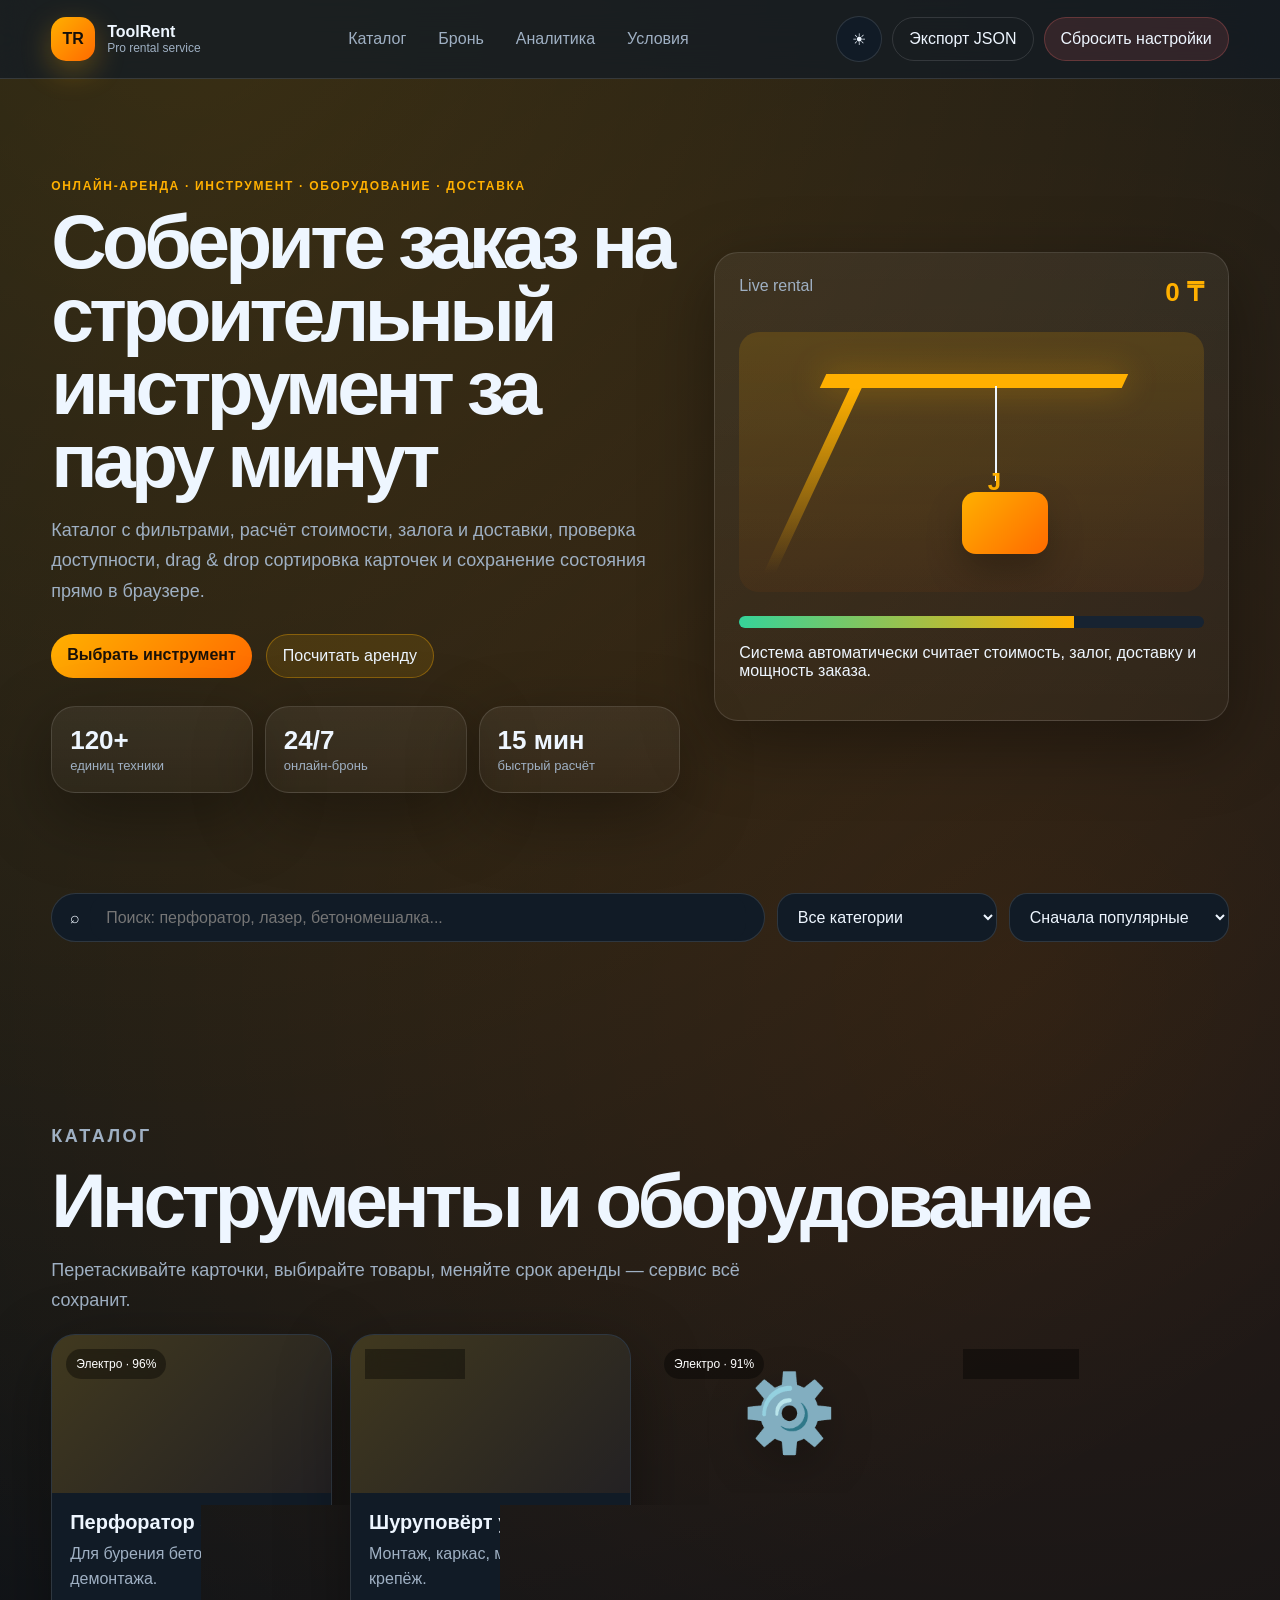
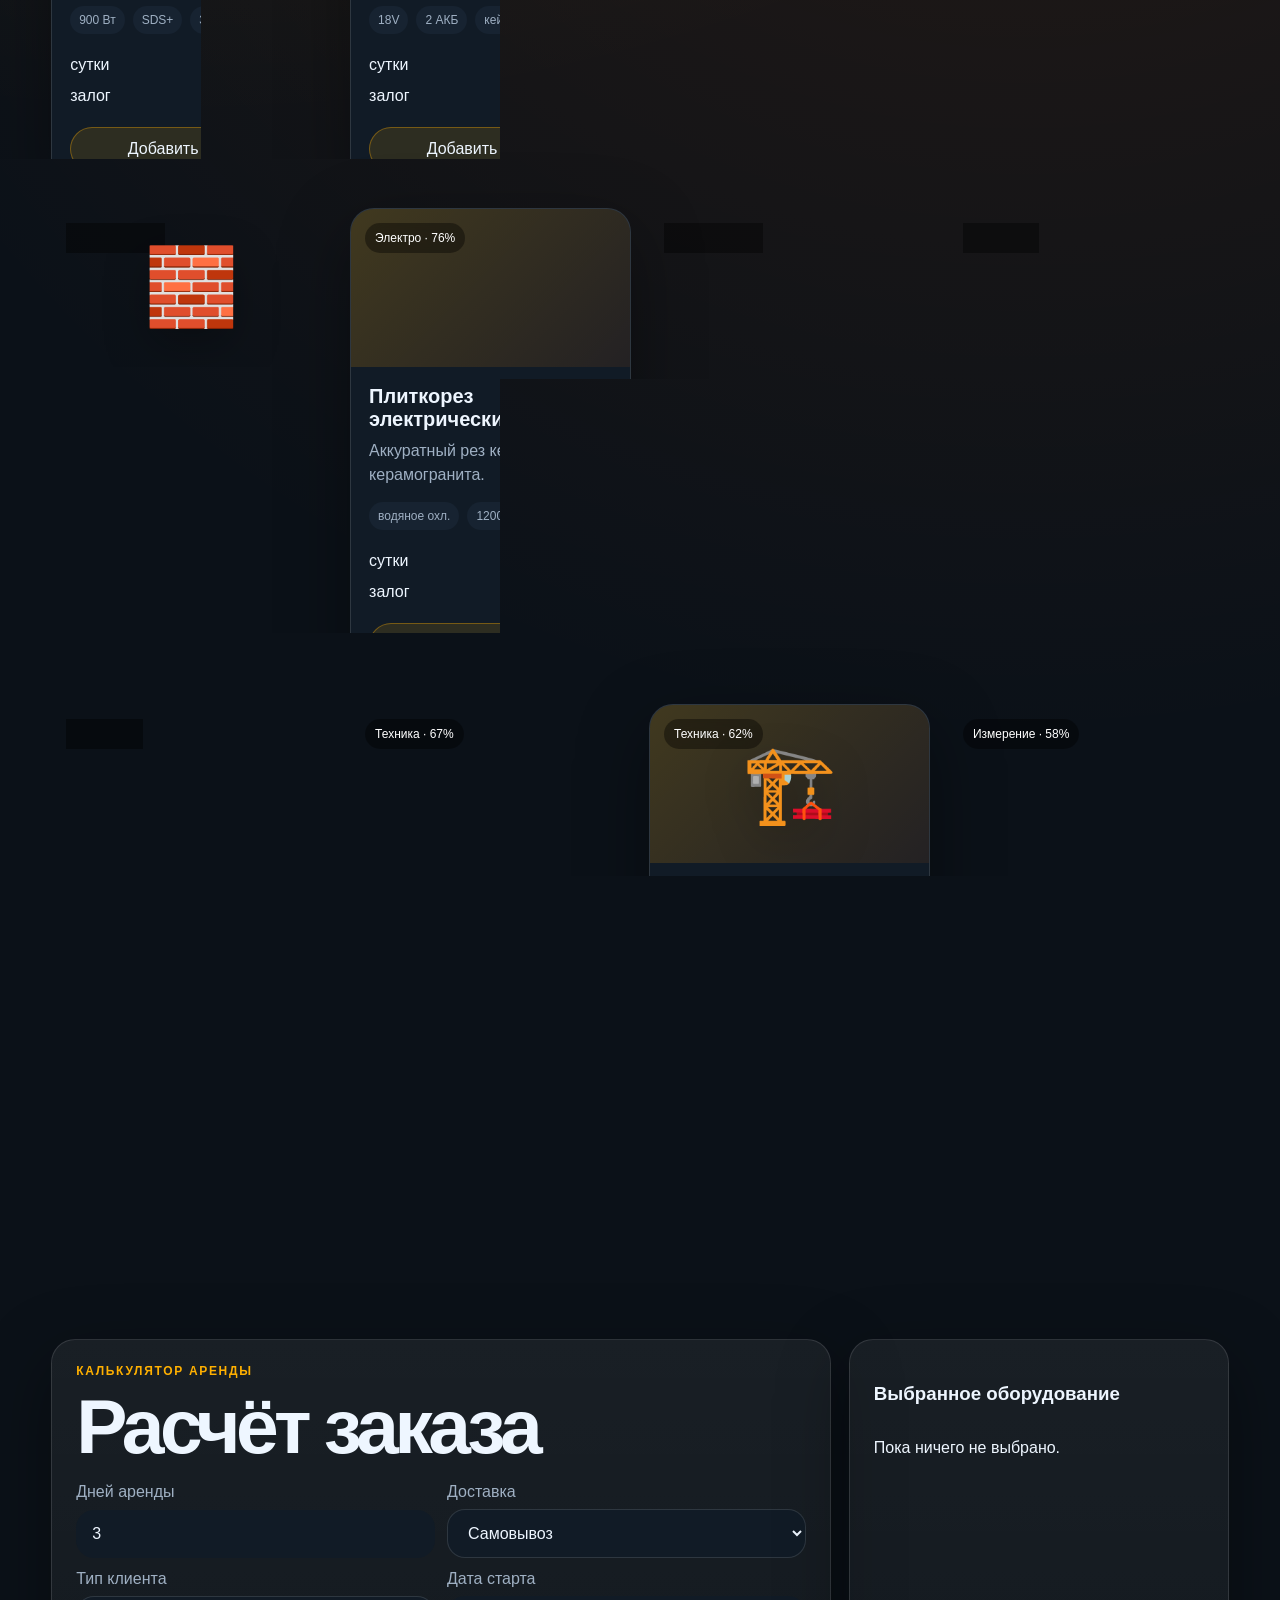
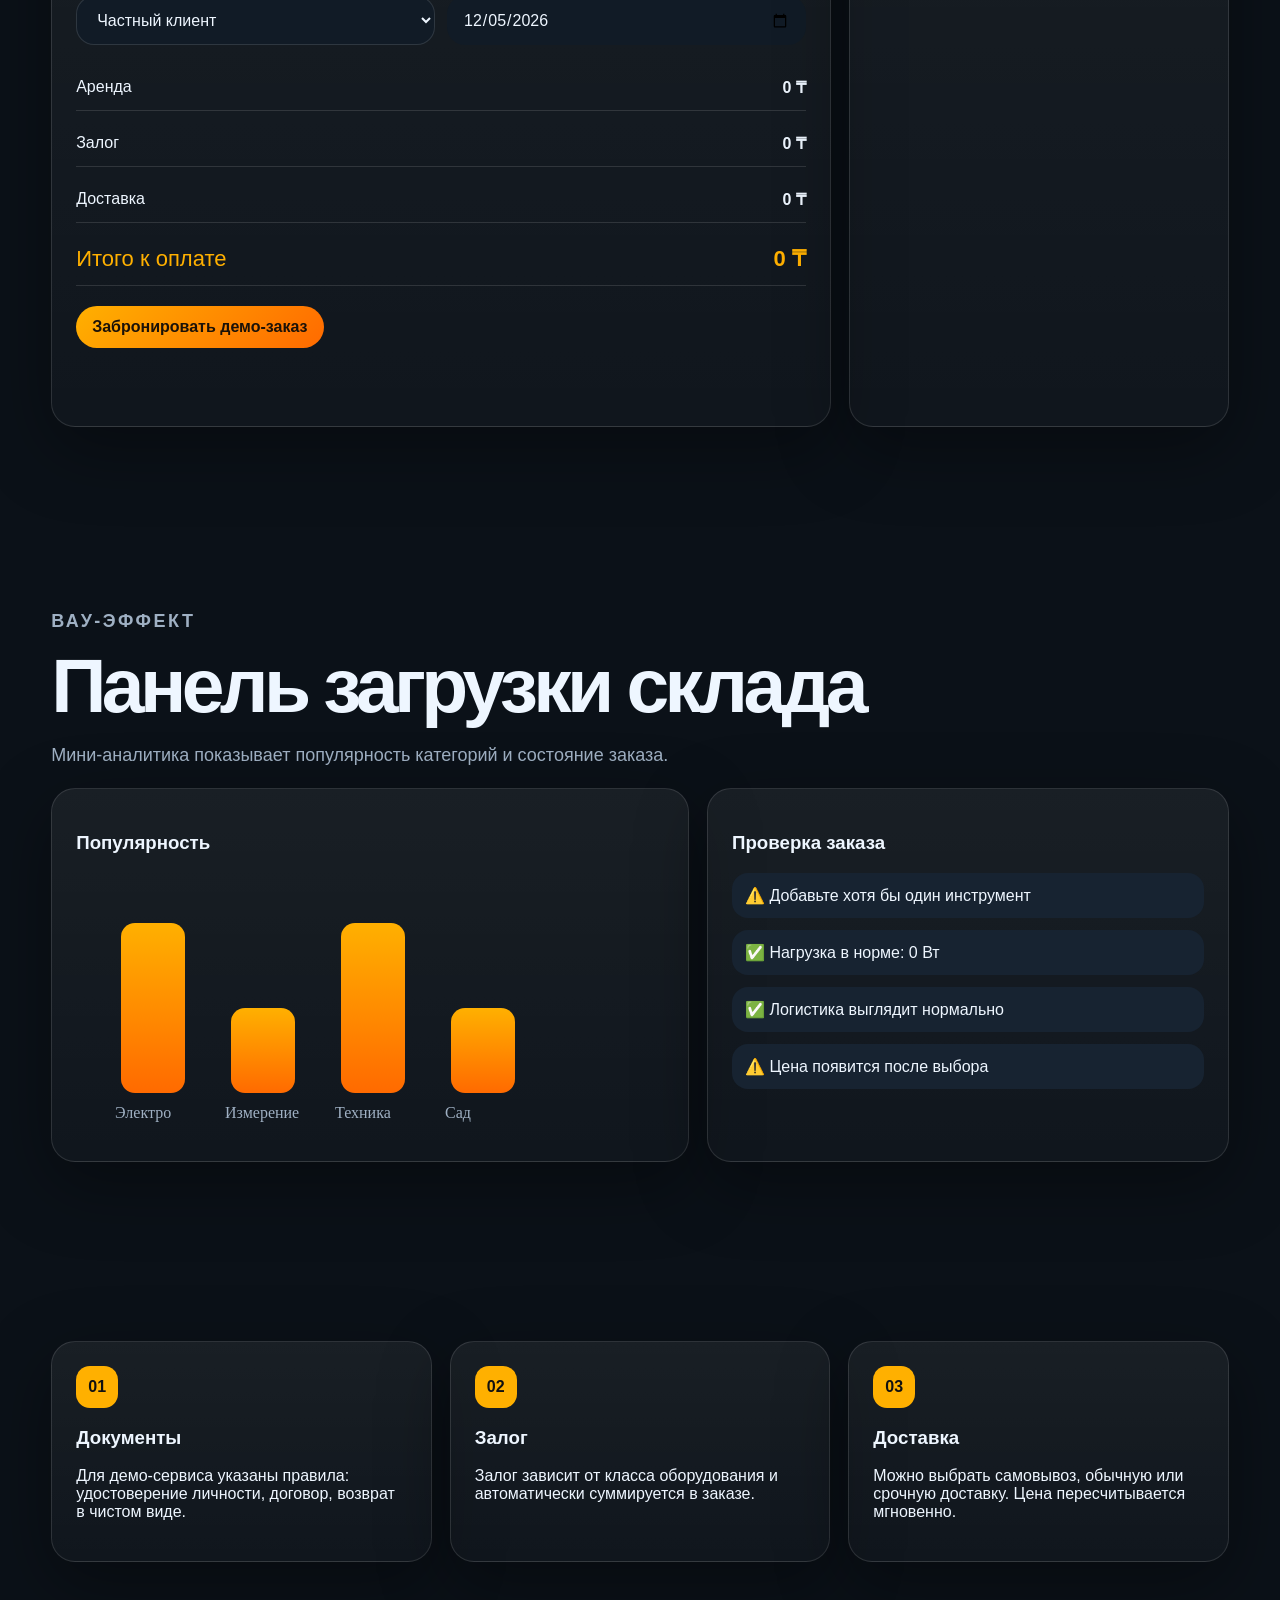
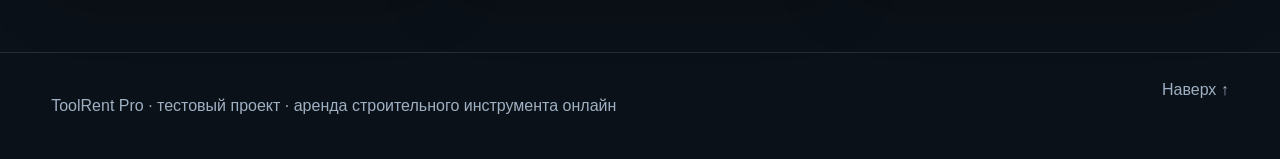
<file: Разработка  веб-сервиса для аренды строительного  инструмента и оборудования/index.html>
<!DOCTYPE html>
<html lang="ru" data-theme="dark">
<head>
  <meta charset="UTF-8" />
  <meta name="viewport" content="width=device-width, initial-scale=1.0" />
  <meta name="description" content="ToolRent Pro — веб-сервис для аренды строительного инструмента и оборудования" />
  <title>ToolRent Pro — аренда строительного инструмента</title>
  <script>
    (function(){
      const theme = localStorage.getItem('toolrent-theme') || 'dark';
      document.documentElement.dataset.theme = theme;
    })();
  </script>
  <link rel="stylesheet" href="css/style.css" />
</head>
<body>
  <div class="noise" aria-hidden="true"></div>
  <div class="loader" id="loader" role="status" aria-label="Загрузка сервиса">
    <div class="loader__gear">⚙</div>
    <span>Подготавливаем каталог оборудования...</span>
  </div>

  <header class="site-header">
    <a class="brand" href="#top" aria-label="ToolRent Pro на главную">
      <span class="brand__mark">TR</span>
      <span><b>ToolRent</b><small>Pro rental service</small></span>
    </a>
    <nav class="nav" aria-label="Основная навигация">
      <a href="#catalog">Каталог</a>
      <a href="#booking">Бронь</a>
      <a href="#analytics">Аналитика</a>
      <a href="#rules">Условия</a>
    </nav>
    <div class="header-actions">
      <button class="icon-btn" id="themeBtn" type="button" aria-label="Переключить тему">☀</button>
      <button class="btn btn--ghost" id="exportBtn" type="button">Экспорт JSON</button>
      <button class="btn btn--danger" id="resetBtn" type="button">Сбросить настройки</button>
    </div>
  </header>

  <main id="top">
    <section class="hero section">
      <div class="hero__content reveal">
        <p class="eyebrow">Онлайн-аренда · инструмент · оборудование · доставка</p>
        <h1>Соберите заказ на строительный инструмент за пару минут</h1>
        <p class="hero__lead">Каталог с фильтрами, расчёт стоимости, залога и доставки, проверка доступности, drag & drop сортировка карточек и сохранение состояния прямо в браузере.</p>
        <div class="hero__actions">
          <a class="btn btn--primary" href="#catalog">Выбрать инструмент</a>
          <a class="btn btn--soft" href="#booking">Посчитать аренду</a>
        </div>
        <div class="trust-grid" aria-label="Преимущества сервиса">
          <div><strong>120+</strong><span>единиц техники</span></div>
          <div><strong>24/7</strong><span>онлайн-бронь</span></div>
          <div><strong>15 мин</strong><span>быстрый расчёт</span></div>
        </div>
      </div>
      <div class="hero__panel reveal">
        <div class="machine-card">
          <div class="machine-card__top"><span>Live rental</span><b id="liveTotal">0 ₸</b></div>
          <div class="crane-scene" aria-hidden="true">
            <div class="crane"></div><div class="hook"></div><div class="box"></div>
          </div>
          <div class="meter"><span style="width:72%"></span></div>
          <p>Система автоматически считает стоимость, залог, доставку и мощность заказа.</p>
        </div>
      </div>
    </section>

    <section class="section toolbar reveal" aria-label="Фильтры каталога">
      <div class="search-wrap">
        <span aria-hidden="true">⌕</span>
        <input id="searchInput" type="search" placeholder="Поиск: перфоратор, лазер, бетономешалка..." aria-label="Поиск по каталогу" />
      </div>
      <select id="categoryFilter" aria-label="Фильтр категории">
        <option value="all">Все категории</option>
        <option value="power">Электроинструмент</option>
        <option value="measure">Измерение</option>
        <option value="heavy">Оборудование</option>
        <option value="garden">Садовая техника</option>
      </select>
      <select id="sortFilter" aria-label="Сортировка">
        <option value="popular">Сначала популярные</option>
        <option value="priceAsc">Цена ↑</option>
        <option value="priceDesc">Цена ↓</option>
        <option value="depositAsc">Залог ↑</option>
      </select>
    </section>

    <section id="catalog" class="section">
      <div class="section-head reveal">
        <p class="eyebrow">Каталог</p>
        <h2>Инструменты и оборудование</h2>
        <p>Перетаскивайте карточки, выбирайте товары, меняйте срок аренды — сервис всё сохранит.</p>
      </div>
      <div class="catalog-grid" id="catalogGrid" aria-live="polite"></div>
    </section>

    <section id="booking" class="section dashboard reveal">
      <div class="booking-card">
        <p class="eyebrow">Калькулятор аренды</p>
        <h2>Расчёт заказа</h2>
        <div class="form-grid">
          <label>Дней аренды<input id="daysInput" type="number" min="1" max="60" value="3" /></label>
          <label>Доставка<select id="deliverySelect"><option value="0">Самовывоз</option><option value="2500">Доставка по городу — 2 500 ₸</option><option value="5000">Срочная доставка — 5 000 ₸</option></select></label>
          <label>Тип клиента<select id="clientSelect"><option value="1">Частный клиент</option><option value="0.92">Бригада / ИП -8%</option><option value="0.86">Компания -14%</option></select></label>
          <label>Дата старта<input id="dateInput" type="date" /></label>
        </div>
        <div class="totals">
          <div><span>Аренда</span><b id="rentTotal">0 ₸</b></div>
          <div><span>Залог</span><b id="depositTotal">0 ₸</b></div>
          <div><span>Доставка</span><b id="deliveryTotal">0 ₸</b></div>
          <div class="total"><span>Итого к оплате</span><b id="grandTotal">0 ₸</b></div>
        </div>
        <button class="btn btn--primary" id="reserveBtn" type="button">Забронировать демо-заказ</button>
        <p class="status" id="bookingStatus" role="status"></p>
      </div>
      <aside class="cart-card" aria-label="Выбранные товары">
        <h3>Выбранное оборудование</h3>
        <div id="cartList" class="cart-list"></div>
      </aside>
    </section>

    <section id="analytics" class="section reveal">
      <div class="section-head">
        <p class="eyebrow">Вау-эффект</p>
        <h2>Панель загрузки склада</h2>
        <p>Мини-аналитика показывает популярность категорий и состояние заказа.</p>
      </div>
      <div class="analytics-grid">
        <div class="chart-card"><h3>Популярность</h3><canvas id="categoryChart" width="500" height="260" aria-label="График популярности категорий"></canvas></div>
        <div class="chart-card"><h3>Проверка заказа</h3><ul class="checklist" id="checklist"></ul></div>
      </div>
    </section>

    <section id="rules" class="section rules reveal">
      <article><span>01</span><h3>Документы</h3><p>Для демо-сервиса указаны правила: удостоверение личности, договор, возврат в чистом виде.</p></article>
      <article><span>02</span><h3>Залог</h3><p>Залог зависит от класса оборудования и автоматически суммируется в заказе.</p></article>
      <article><span>03</span><h3>Доставка</h3><p>Можно выбрать самовывоз, обычную или срочную доставку. Цена пересчитывается мгновенно.</p></article>
    </section>
  </main>

  <footer class="footer">
    <p>ToolRent Pro · тестовый проект · аренда строительного инструмента онлайн</p>
    <a href="#top">Наверх ↑</a>
  </footer>

  <script src="js/app.js" defer></script>
</body>
</html>
</file>
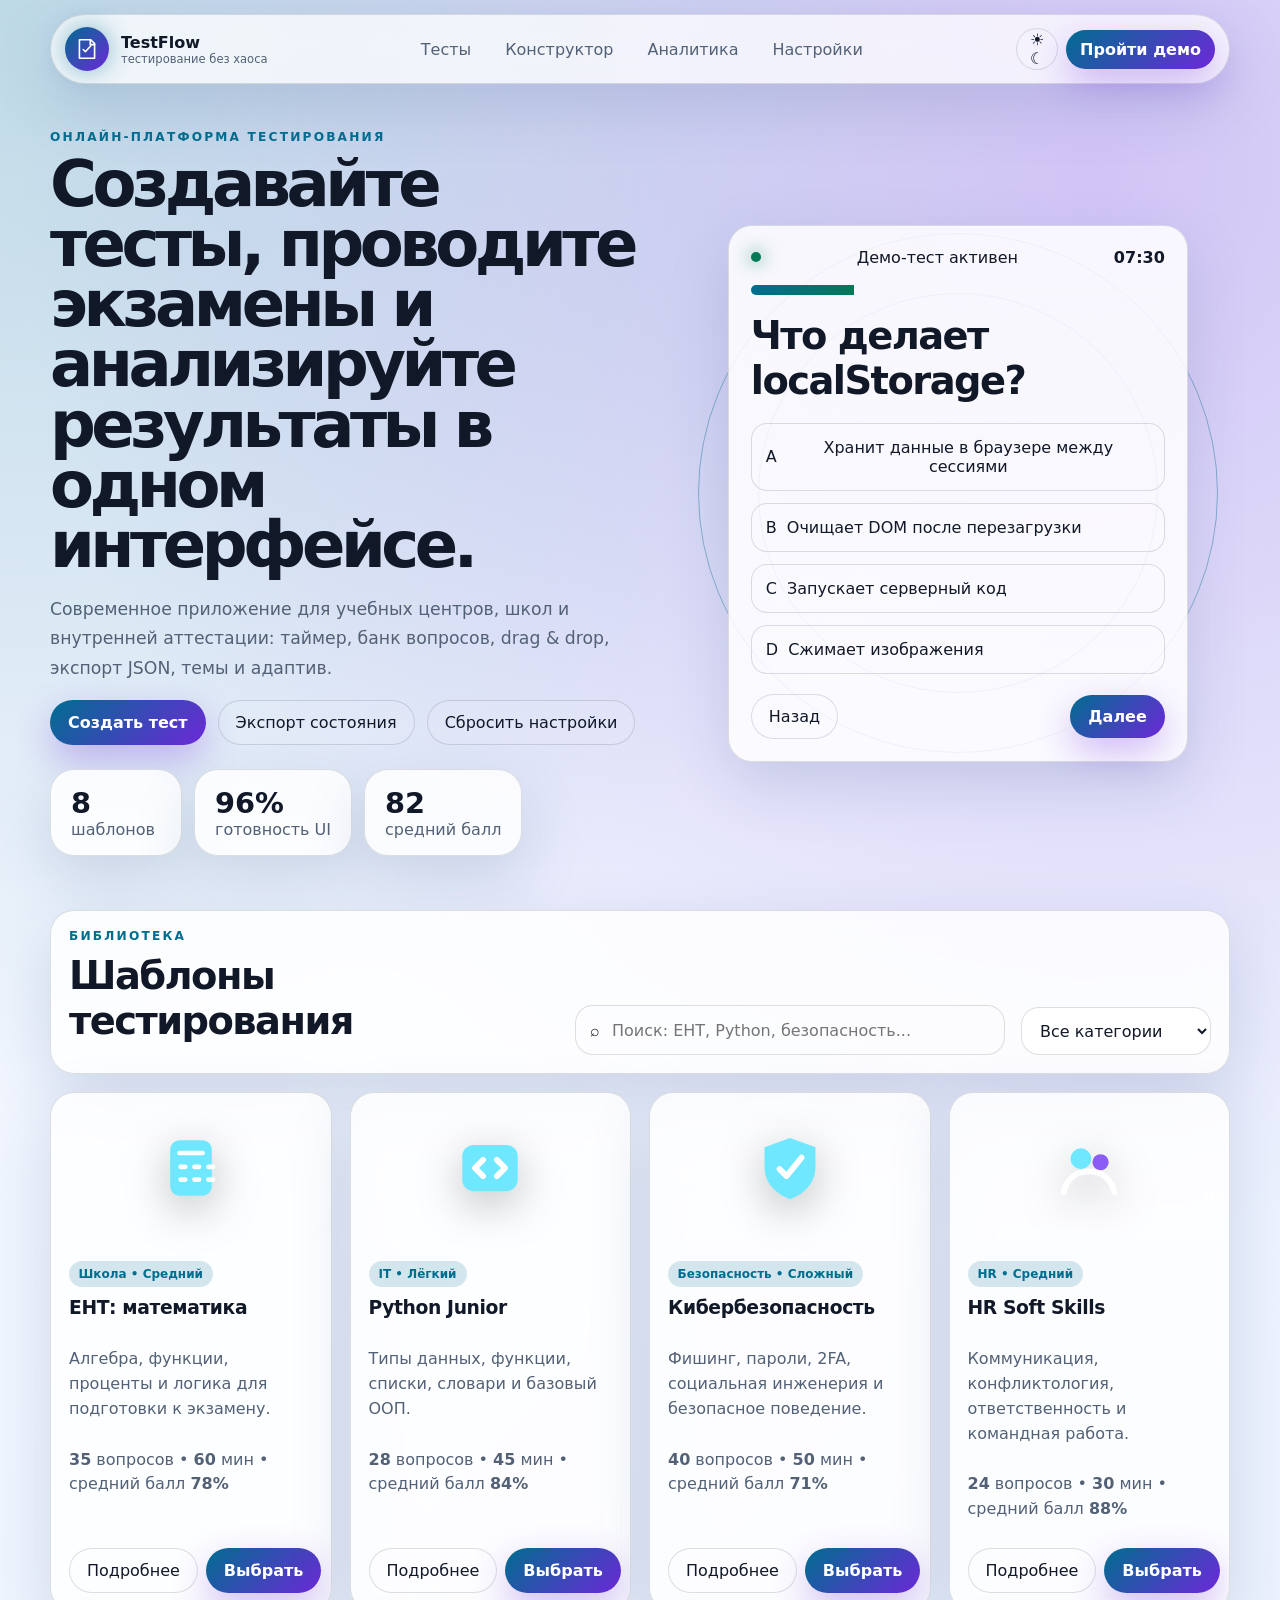
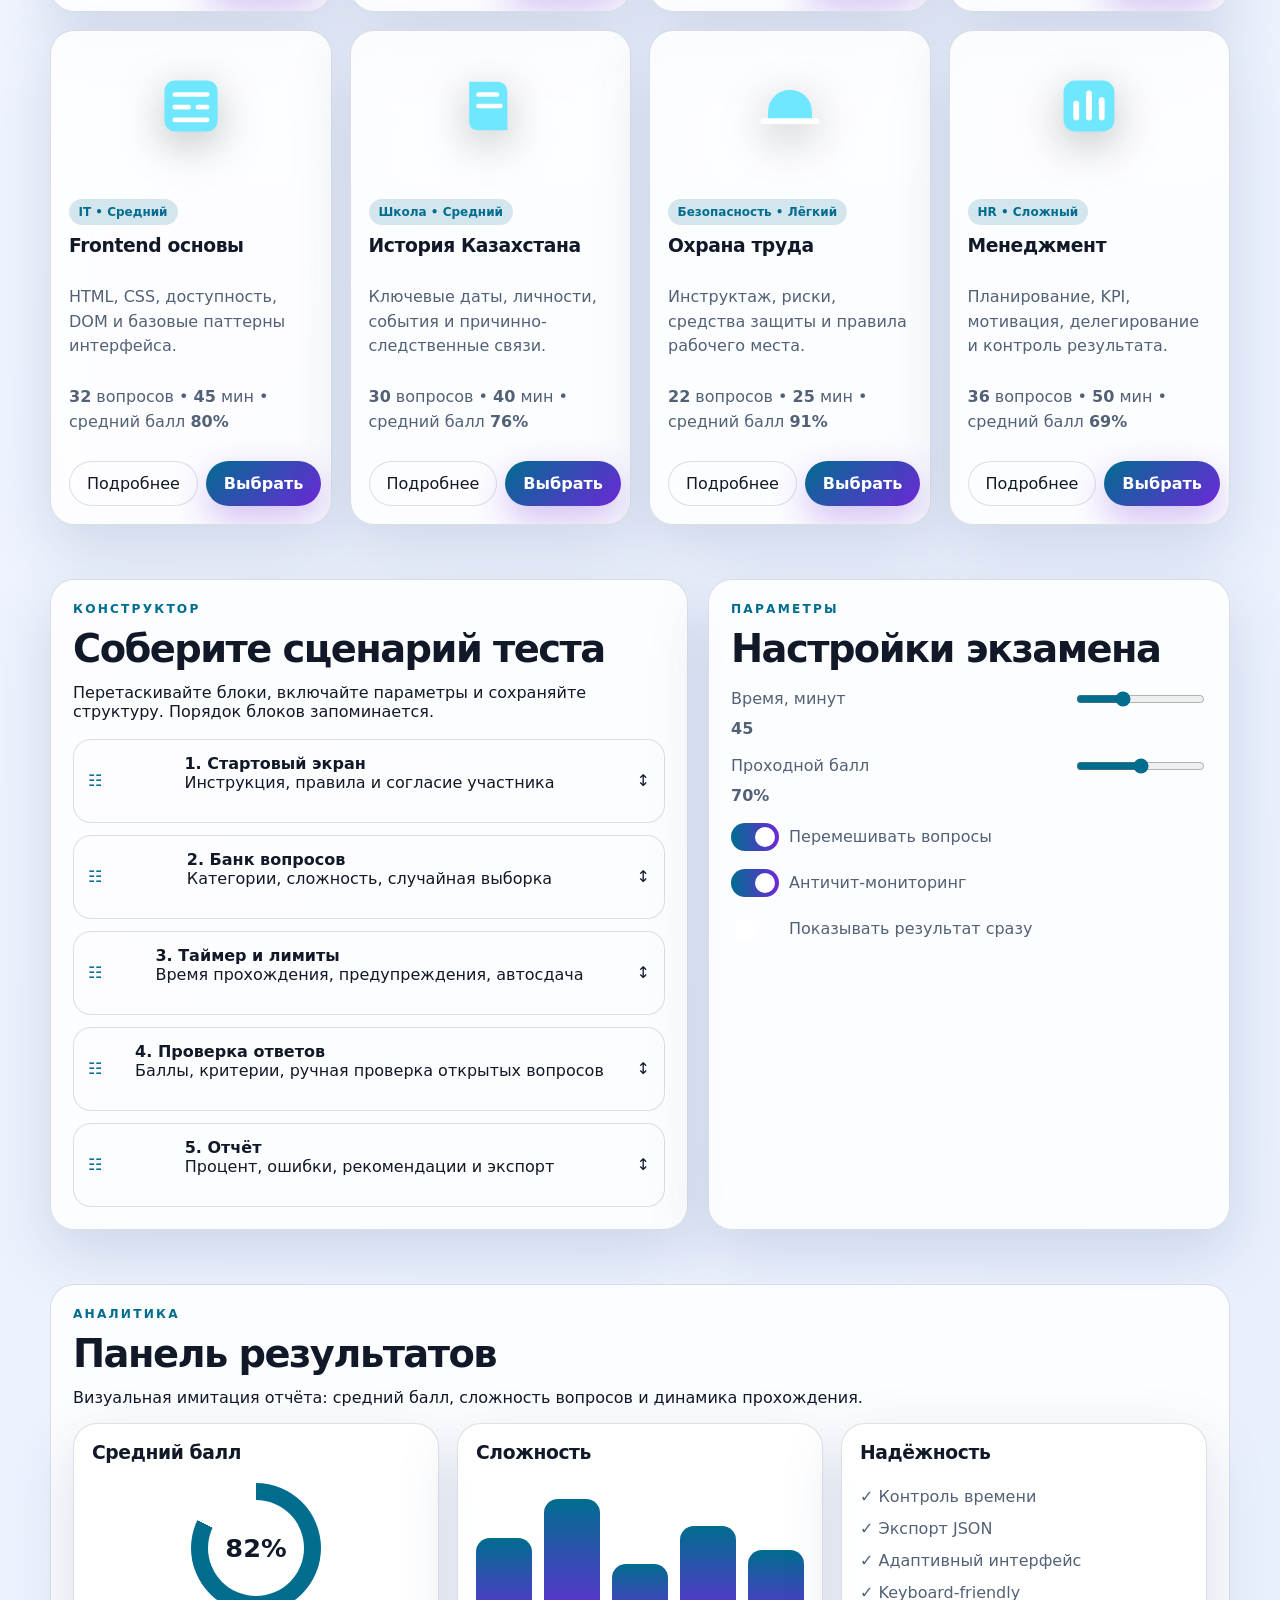
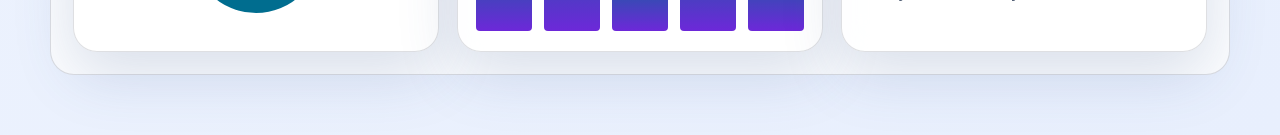
<file: Разработка приложение для проведения тестирования/index.html>
<!DOCTYPE html>
<html lang="ru" data-theme="dark">
<head>
  <meta charset="UTF-8" />
  <meta name="viewport" content="width=device-width, initial-scale=1.0" />
  <meta name="color-scheme" content="dark light" />
  <title>TestFlow — приложение для тестирования</title>
  <script>
    (() => {
      const saved = localStorage.getItem('testflow.theme');
      const systemLight = window.matchMedia && window.matchMedia('(prefers-color-scheme: light)').matches;
      document.documentElement.dataset.theme = saved || (systemLight ? 'light' : 'dark');
    })();
  </script>
  <link rel="stylesheet" href="css/base.css" />
  <link rel="stylesheet" href="css/components.css" />
  <link rel="stylesheet" href="css/responsive.css" />
</head>
<body>
  <div class="app-shell">
    <header class="topbar" aria-label="Главная панель">
      <a class="brand" href="#hero" aria-label="TestFlow домой">
        <span class="brand-icon" aria-hidden="true">
          <svg viewBox="0 0 48 48" role="img"><path d="M10 7h21l7 7v27H10z"/><path d="M30 7v9h8"/><path d="M17 25l4 4 10-11"/></svg>
        </span>
        <span><strong>TestFlow</strong><small>тестирование без хаоса</small></span>
      </a>
      <nav class="nav" aria-label="Навигация">
        <a href="#tests">Тесты</a>
        <a href="#constructor">Конструктор</a>
        <a href="#analytics">Аналитика</a>
        <a href="#settings">Настройки</a>
      </nav>
      <div class="top-actions">
        <button class="icon-btn" id="themeToggle" type="button" aria-label="Переключить тему">
          <span class="sun" aria-hidden="true">☀</span><span class="moon" aria-hidden="true">☾</span>
        </button>
        <button class="primary small" id="startDemo" type="button">Пройти демо</button>
      </div>
    </header>

    <main>
      <section class="hero" id="hero">
        <div class="hero-copy reveal">
          <p class="eyebrow">Онлайн-платформа тестирования</p>
          <h1>Создавайте тесты, проводите экзамены и анализируйте результаты в одном интерфейсе.</h1>
          <p class="lead">Современное приложение для учебных центров, школ и внутренней аттестации: таймер, банк вопросов, drag & drop, экспорт JSON, темы и адаптив.</p>
          <div class="hero-actions">
            <button class="primary" id="newTestBtn" type="button">Создать тест</button>
            <button class="ghost" id="exportState" type="button">Экспорт состояния</button>
            <button class="ghost danger" id="resetAll" type="button">Сбросить настройки</button>
          </div>
          <div class="metrics" aria-label="Показатели системы">
            <article><strong id="metricTests">8</strong><span>шаблонов</span></article>
            <article><strong>96%</strong><span>готовность UI</span></article>
            <article><strong id="metricAvg">82</strong><span>средний балл</span></article>
          </div>
        </div>
        <div class="hero-panel reveal" aria-label="Демо экзамена">
          <div class="exam-card">
            <div class="exam-head">
              <span class="status-dot"></span>
              <span>Демо-тест активен</span>
              <strong id="timer">07:30</strong>
            </div>
            <div class="progress-wrap"><span id="progressBar"></span></div>
            <h2 id="questionTitle">Что делает localStorage?</h2>
            <div class="answers" id="answers" role="radiogroup" aria-label="Варианты ответа"></div>
            <div class="exam-footer">
              <button class="ghost" id="prevQuestion" type="button">Назад</button>
              <button class="primary" id="nextQuestion" type="button">Далее</button>
            </div>
          </div>
          <div class="orbit orbit-a"></div><div class="orbit orbit-b"></div>
        </div>
      </section>

      <section class="toolbar reveal" id="tests" aria-label="Фильтры тестов">
        <div>
          <p class="eyebrow">Библиотека</p>
          <h2>Шаблоны тестирования</h2>
        </div>
        <label class="searchbox">
          <span aria-hidden="true">⌕</span>
          <input id="searchInput" type="search" placeholder="Поиск: ЕНТ, Python, безопасность..." autocomplete="off" />
        </label>
        <select id="categoryFilter" aria-label="Фильтр категории">
          <option value="all">Все категории</option>
          <option value="school">Школа</option>
          <option value="it">IT</option>
          <option value="hr">HR</option>
          <option value="security">Безопасность</option>
        </select>
      </section>

      <section class="grid" id="testGrid" aria-live="polite"></section>

      <section class="workspace reveal" id="constructor">
        <div class="builder">
          <p class="eyebrow">Конструктор</p>
          <h2>Соберите сценарий теста</h2>
          <p>Перетаскивайте блоки, включайте параметры и сохраняйте структуру. Порядок блоков запоминается.</p>
          <div class="builder-list" id="builderList" aria-label="Блоки конструктора"></div>
        </div>
        <aside class="settings-card" id="settings">
          <p class="eyebrow">Параметры</p>
          <h2>Настройки экзамена</h2>
          <label><span>Время, минут</span><input id="duration" type="range" min="5" max="120" value="45" /><b id="durationValue">45</b></label>
          <label><span>Проходной балл</span><input id="passScore" type="range" min="40" max="100" value="70" /><b id="passScoreValue">70%</b></label>
          <label class="switch"><input id="shuffle" type="checkbox" checked /><span></span> Перемешивать вопросы</label>
          <label class="switch"><input id="antiCheat" type="checkbox" checked /><span></span> Античит-мониторинг</label>
          <label class="switch"><input id="instantResult" type="checkbox" /><span></span> Показывать результат сразу</label>
        </aside>
      </section>

      <section class="analytics reveal" id="analytics">
        <div>
          <p class="eyebrow">Аналитика</p>
          <h2>Панель результатов</h2>
          <p>Визуальная имитация отчёта: средний балл, сложность вопросов и динамика прохождения.</p>
        </div>
        <div class="charts">
          <article class="chart-card"><h3>Средний балл</h3><div class="ring" style="--value:82"><span>82%</span></div></article>
          <article class="chart-card"><h3>Сложность</h3><div class="bars"><i style="height:62%"></i><i style="height:88%"></i><i style="height:45%"></i><i style="height:70%"></i><i style="height:54%"></i></div></article>
          <article class="chart-card"><h3>Надёжность</h3><ul class="checklist"><li>✓ Контроль времени</li><li>✓ Экспорт JSON</li><li>✓ Адаптивный интерфейс</li><li>✓ Keyboard-friendly</li></ul></article>
        </div>
      </section>
    </main>
  </div>

  <div class="toast" id="toast" role="status" aria-live="polite"></div>
  <div class="loader" id="loader" aria-hidden="true"><span></span><b>Загрузка...</b></div>

  <script src="js/data.js"></script>
  <script src="js/utils.js"></script>
  <script src="js/storage.js"></script>
  <script src="js/drag.js"></script>
  <script src="js/app.js"></script>
</body>
</html>
</file>
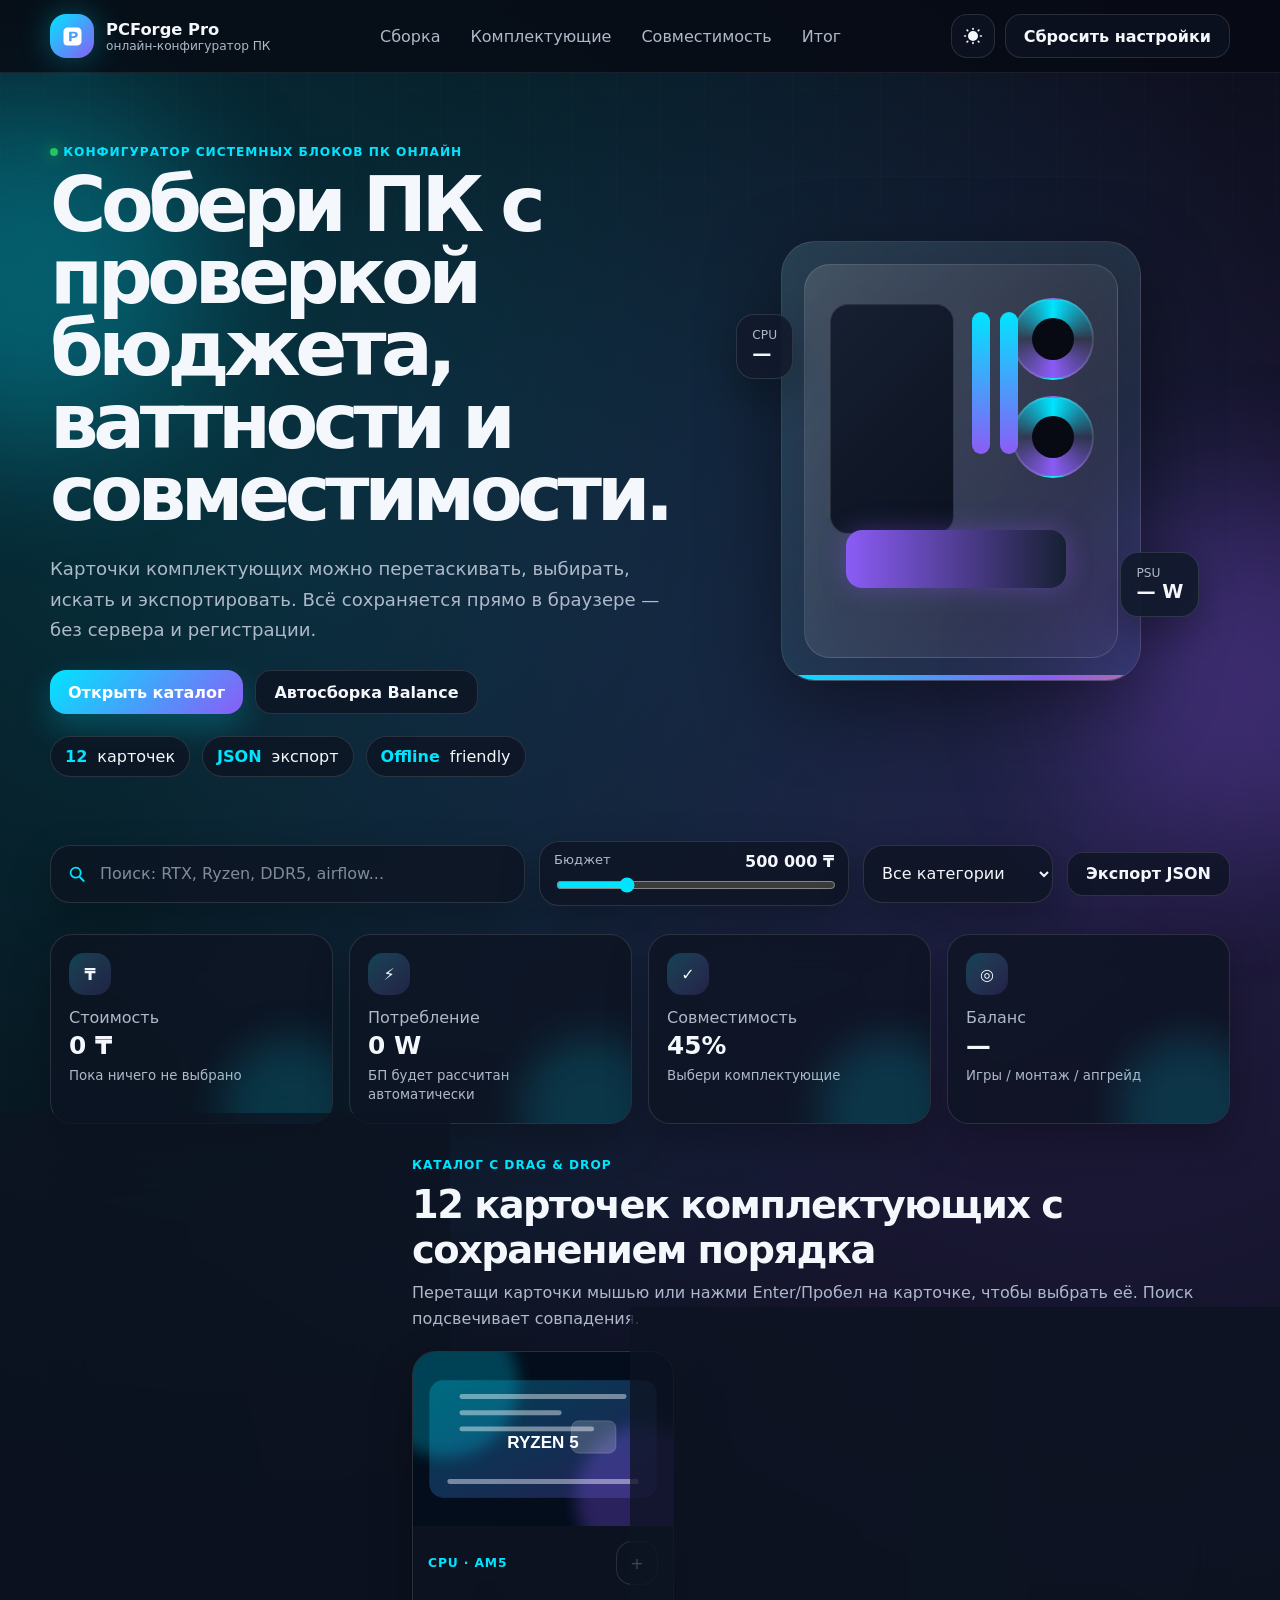
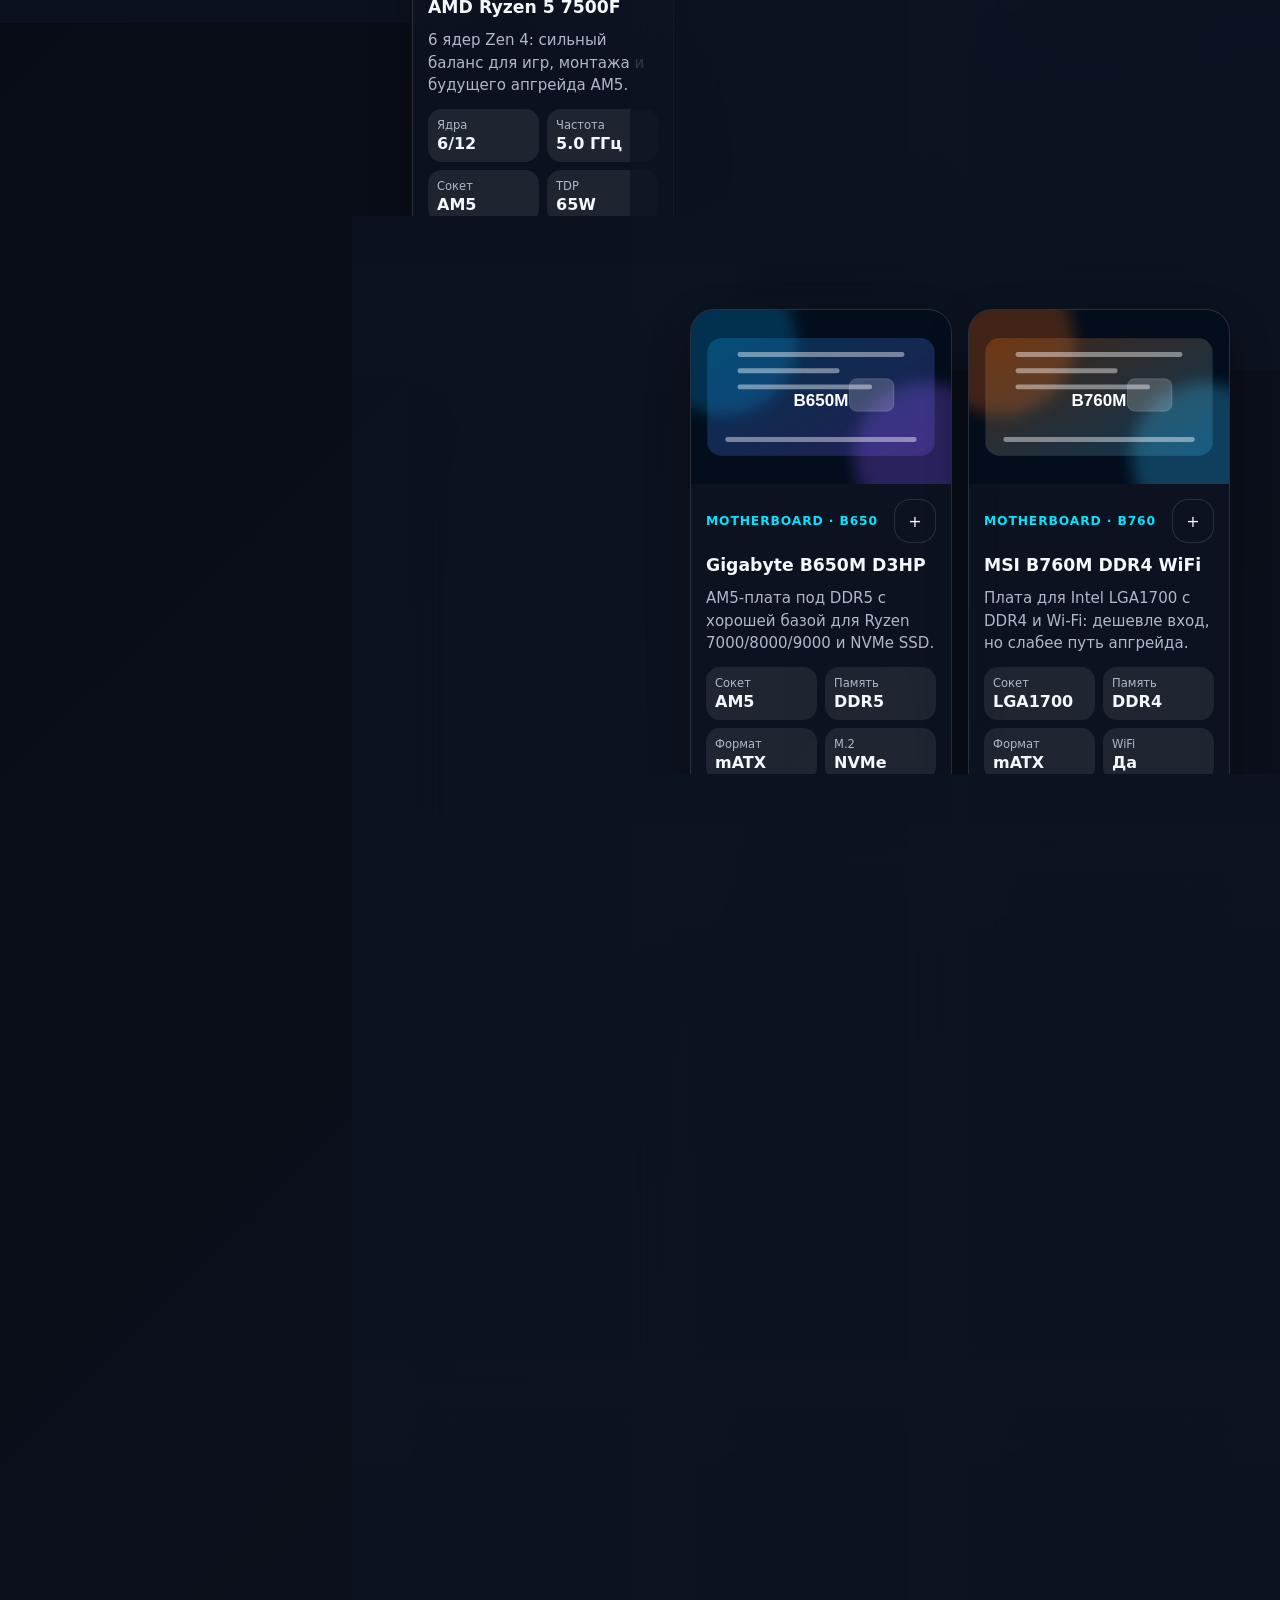
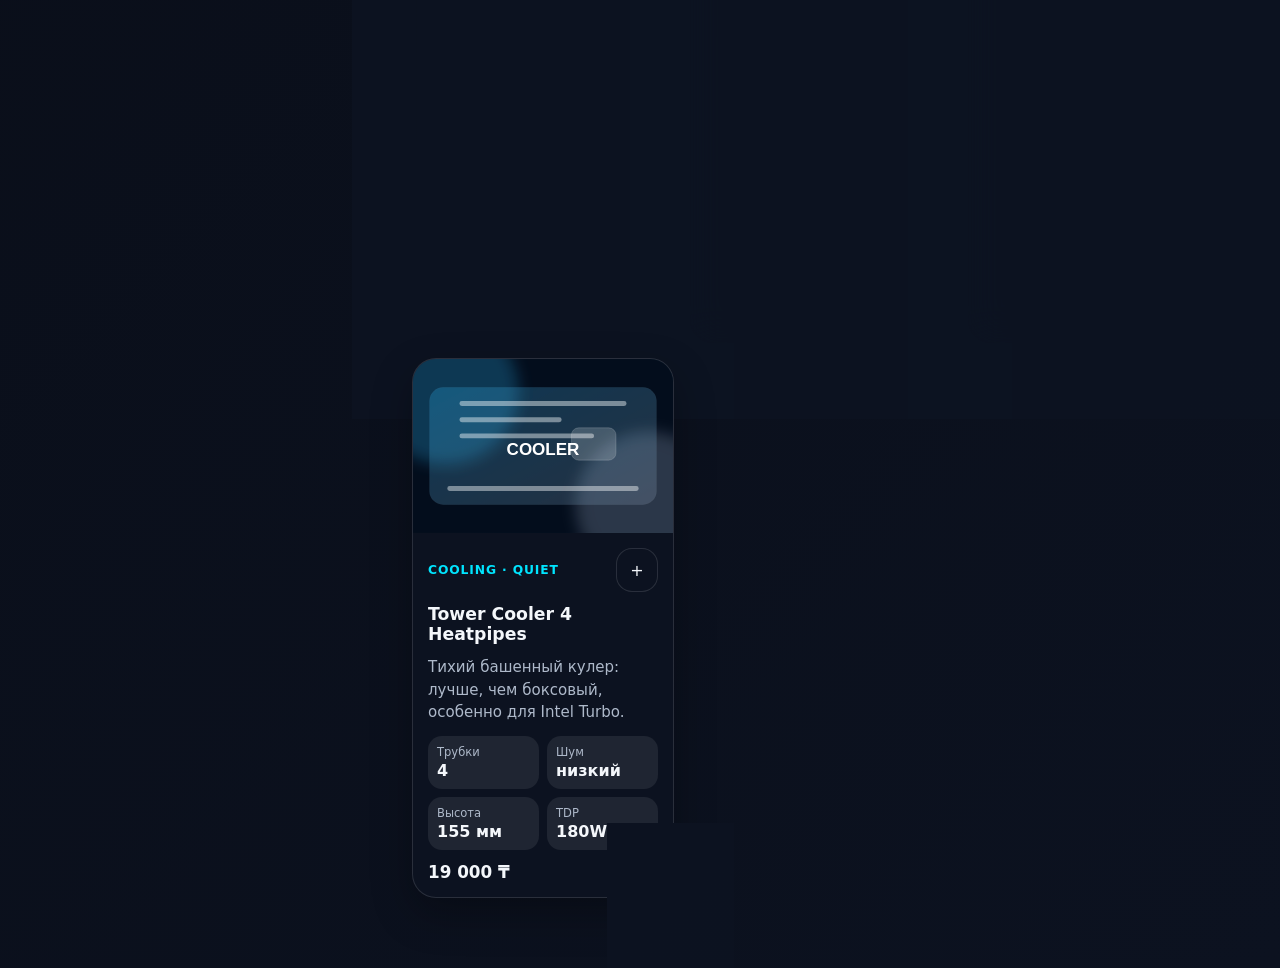
<file: Разработка сайта-конфигуратора для сборки системных блоков ПК онлайн/index.html>
<!DOCTYPE html>
<html lang="ru" data-theme="dark">
<head>
  <meta charset="UTF-8">
  <meta name="viewport" content="width=device-width, initial-scale=1.0">
  <meta name="description" content="PCForge Pro — интерактивный сайт-конфигуратор системных блоков ПК онлайн: совместимость, бюджет, мощность, экспорт JSON, drag and drop.">
  <title>PCForge Pro — конфигуратор ПК онлайн</title>
  <script>
    (function(){
      try{
        var theme=localStorage.getItem('pcforge_pro_theme') || 'dark';
        document.documentElement.setAttribute('data-theme', theme);
      }catch(e){document.documentElement.setAttribute('data-theme','dark')}
    })();
  </script>
  <link rel="stylesheet" href="css/tokens.css">
  <link rel="stylesheet" href="css/layout.css">
  <link rel="stylesheet" href="css/components.css">
  <link rel="stylesheet" href="css/responsive.css">
</head>
<body>
  <div class="fx-grid" aria-hidden="true"></div>
  <div class="fx-orb fx-orb-a" aria-hidden="true"></div>
  <div class="fx-orb fx-orb-b" aria-hidden="true"></div>
  <a class="skip-link" href="#catalog">Перейти к каталогу</a>

  <header class="topbar">
    <nav class="nav shell" aria-label="Главная навигация">
      <a href="#top" class="brand" aria-label="PCForge Pro — на главную">
        <span class="brand-mark" aria-hidden="true">
          <svg viewBox="0 0 24 24"><path d="M4 7.5C4 5.6 5.6 4 7.5 4h9C18.4 4 20 5.6 20 7.5v9c0 1.9-1.6 3.5-3.5 3.5h-9A3.5 3.5 0 0 1 4 16.5v-9Zm5 .2v8.6h2.2v-3h1.7c2.3 0 3.8-1.1 3.8-3 0-1.7-1.3-2.6-3.7-2.6H9Zm2.2 1.7h1.5c1.2 0 1.8.4 1.8 1.1 0 .8-.6 1.2-1.8 1.2h-1.5V9.4Z"/></svg>
        </span>
        <span><b>PCForge Pro</b><small>онлайн-конфигуратор ПК</small></span>
      </a>
      <div class="nav-links" aria-label="Разделы">
        <a href="#builder">Сборка</a>
        <a href="#catalog">Комплектующие</a>
        <a href="#compat">Совместимость</a>
        <a href="#result">Итог</a>
      </div>
      <div class="nav-actions">
        <button class="icon-button" id="themeToggle" type="button" aria-label="Переключить тёмную или светлую тему">
          <svg class="sun" viewBox="0 0 24 24"><path d="M12 18a6 6 0 1 0 0-12 6 6 0 0 0 0 12Zm0-16a1 1 0 0 1 1 1v1a1 1 0 1 1-2 0V3a1 1 0 0 1 1-1Zm0 17a1 1 0 0 1 1 1v1a1 1 0 1 1-2 0v-1a1 1 0 0 1 1-1ZM3 13H2a1 1 0 1 1 0-2h1a1 1 0 1 1 0 2Zm19 0h-1a1 1 0 1 1 0-2h1a1 1 0 1 1 0 2ZM5.64 19.78a1 1 0 0 1-1.42-1.42l.7-.7a1 1 0 0 1 1.42 1.42l-.7.7Zm13.44-13.44a1 1 0 0 1-1.42-1.42l.7-.7a1 1 0 0 1 1.42 1.42l-.7.7ZM4.22 5.64a1 1 0 0 1 1.42-1.42l.7.7a1 1 0 1 1-1.42 1.42l-.7-.7Zm13.44 13.44a1 1 0 0 1 1.42-1.42l.7.7a1 1 0 0 1-1.42 1.42l-.7-.7Z"/></svg>
        </button>
        <button class="button ghost" id="resetAll" type="button">Сбросить настройки</button>
      </div>
    </nav>
  </header>

  <main id="top">
    <section class="hero shell">
      <div class="hero-copy reveal">
        <p class="eyebrow"><span></span> Конфигуратор системных блоков ПК онлайн</p>
        <h1>Собери ПК с проверкой бюджета, ваттности и совместимости.</h1>
        <p class="hero-text">Карточки комплектующих можно перетаскивать, выбирать, искать и экспортировать. Всё сохраняется прямо в браузере — без сервера и регистрации.</p>
        <div class="hero-actions">
          <a class="button primary" href="#catalog">Открыть каталог</a>
          <button class="button soft" id="autoBuild" type="button">Автосборка Balance</button>
        </div>
        <div class="hero-micro" role="list" aria-label="Ключевые возможности">
          <span role="listitem"><b>12</b> карточек</span>
          <span role="listitem"><b>JSON</b> экспорт</span>
          <span role="listitem"><b>Offline</b> friendly</span>
        </div>
      </div>
      <div class="hero-visual reveal" aria-label="Визуализация системного блока">
        <div class="pc-shell">
          <div class="pc-glass"></div>
          <div class="fan fan-1"></div>
          <div class="fan fan-2"></div>
          <div class="motherboard"></div>
          <div class="gpu"></div>
          <div class="ram ram-1"></div>
          <div class="ram ram-2"></div>
          <div class="rgb"></div>
        </div>
        <div class="live-chip chip-a"><span>CPU</span><b id="heroCpu">—</b></div>
        <div class="live-chip chip-b"><span>PSU</span><b id="heroPsu">— W</b></div>
      </div>
    </section>

    <section class="toolbox shell reveal" id="builder" aria-label="Инструменты сборки">
      <label class="search-control">
        <svg viewBox="0 0 24 24" aria-hidden="true"><path d="M10.5 4a6.5 6.5 0 0 1 5.13 10.49l4.44 4.44a1 1 0 0 1-1.41 1.41l-4.44-4.44A6.5 6.5 0 1 1 10.5 4Zm0 2a4.5 4.5 0 1 0 0 9 4.5 4.5 0 0 0 0-9Z"/></svg>
        <input id="searchInput" type="search" autocomplete="off" placeholder="Поиск: RTX, Ryzen, DDR5, airflow..." aria-label="Поиск комплектующих">
      </label>
      <label class="range-control">
        <span>Бюджет</span>
        <output id="budgetOut">500 000 ₸</output>
        <input id="budgetRange" type="range" min="250000" max="1300000" step="25000" value="500000" aria-label="Выбрать бюджет сборки">
      </label>
      <select id="categoryFilter" class="select-control" aria-label="Фильтр по категории">
        <option value="all">Все категории</option>
      </select>
      <button class="button soft" id="exportJson" type="button">Экспорт JSON</button>
    </section>

    <section class="stats shell" id="result" aria-label="Итог сборки">
      <article class="stat-card reveal"><span class="stat-icon">₸</span><p>Стоимость</p><strong id="totalPrice">0 ₸</strong><small id="budgetHint">Пока ничего не выбрано</small></article>
      <article class="stat-card reveal"><span class="stat-icon">⚡</span><p>Потребление</p><strong id="totalWatts">0 W</strong><small id="psuHint">БП будет рассчитан автоматически</small></article>
      <article class="stat-card reveal"><span class="stat-icon">✓</span><p>Совместимость</p><strong id="compatScore">0%</strong><small id="compatHint">Выбери CPU и материнскую плату</small></article>
      <article class="stat-card reveal"><span class="stat-icon">◎</span><p>Баланс</p><strong id="balanceScore">—</strong><small>Игры / монтаж / апгрейд</small></article>
    </section>

    <section class="workspace shell">
      <aside class="side-panel reveal" aria-labelledby="chosenTitle">
        <div class="panel-title">
          <div><p class="eyebrow">Selected build</p><h2 id="chosenTitle">Текущая сборка</h2></div>
          <span id="chosenCount">0/8</span>
        </div>
        <ul class="chosen-list" id="chosenList" aria-live="polite"></ul>
        <div class="compat-panel" id="compat">
          <div class="compat-head"><h3>Проверка рисков</h3><span id="riskBadge">ожидание</span></div>
          <p id="compatText">Добавь процессор, видеокарту, плату и блок питания — появится детальная проверка.</p>
          <div class="meter" aria-label="Шкала совместимости"><i id="compatMeter"></i></div>
        </div>
      </aside>

      <section class="catalog" id="catalog" aria-label="Каталог комплектующих">
        <div class="section-heading reveal">
          <p class="eyebrow">Каталог с drag & drop</p>
          <h2>12 карточек комплектующих с сохранением порядка</h2>
          <p>Перетащи карточки мышью или нажми Enter/Пробел на карточке, чтобы выбрать её. Поиск подсвечивает совпадения.</p>
        </div>
        <div id="loading" class="loading" aria-live="polite"><span></span> Загружаю каталог...</div>
        <div class="parts-grid" id="partsGrid"></div>
      </section>
    </section>
  </main>

  <div class="toast" id="toast" role="status" aria-live="polite"></div>

  <script src="js/data.js" defer></script>
  <script src="js/storage.js" defer></script>
  <script src="js/utils.js" defer></script>
  <script src="js/render.js" defer></script>
  <script src="js/dragdrop.js" defer></script>
  <script src="js/app.js" defer></script>
</body>
</html>
</file>
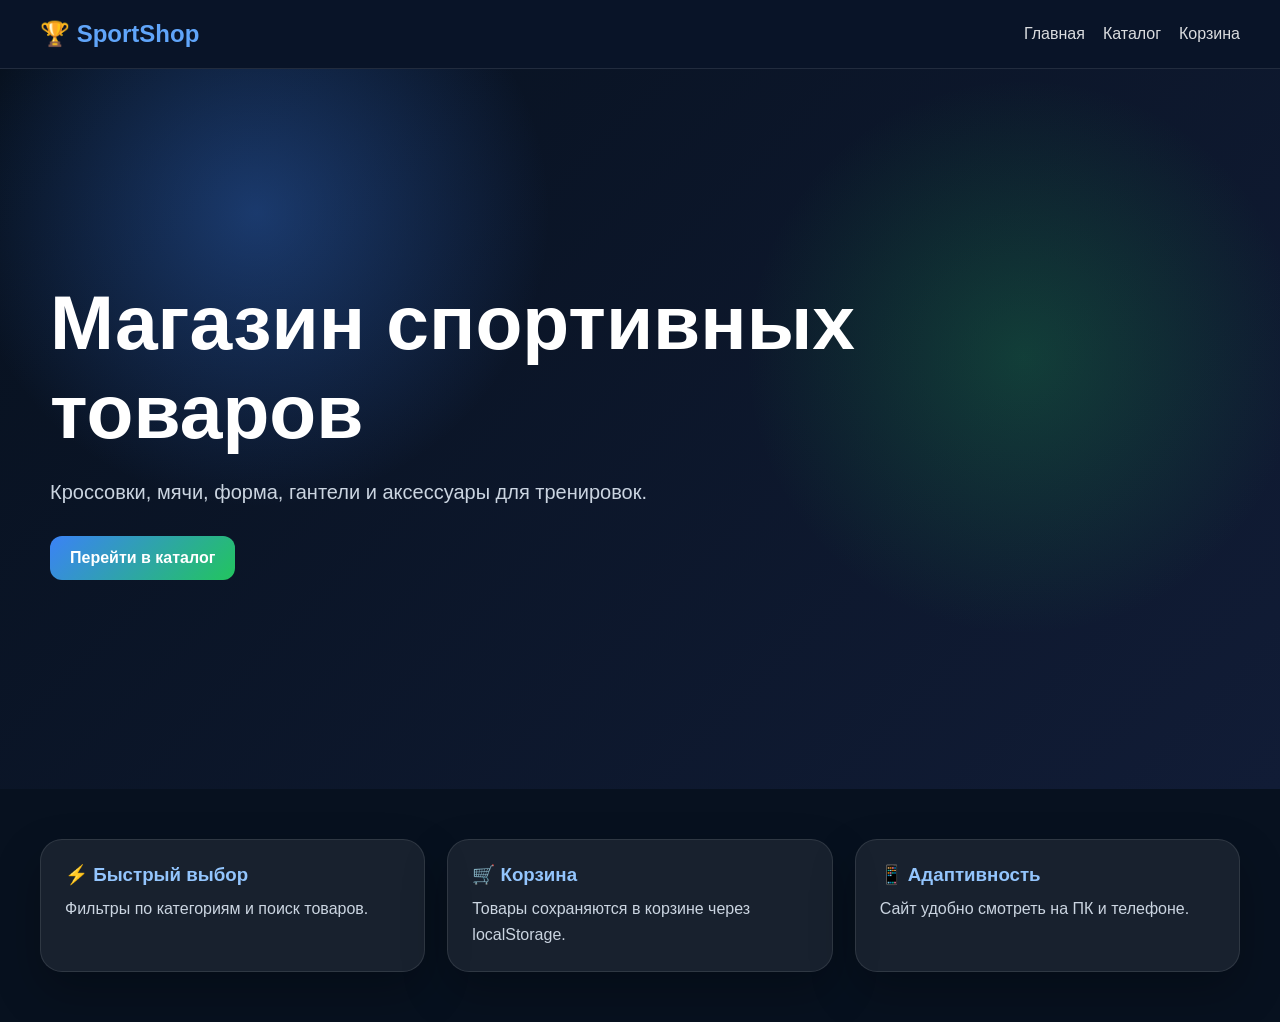
<file: Создание веб-платформы для проведения онлайн-продаж/index.html>
<!DOCTYPE html>
<html lang="ru">
<head>
  <meta charset="UTF-8">
  <meta name="viewport" content="width=device-width, initial-scale=1.0">
  <title>SportShop — магазин спортивных товаров</title>
  <link rel="stylesheet" href="css/style.css">
</head>
<body>
  <header class="header">
    <div class="logo">🏆 SportShop</div>
    <nav>
      <a href="index.html">Главная</a>
      <a href="shop.html">Каталог</a>
      <a href="cart.html">Корзина</a>
    </nav>
  </header>

  <section class="hero">
    <div>
      <h1>Магазин спортивных товаров</h1>
      <p>Кроссовки, мячи, форма, гантели и аксессуары для тренировок.</p>
      <a class="btn" href="shop.html">Перейти в каталог</a>
    </div>
  </section>

  <section class="features">
    <div class="feature">
      <h3>⚡ Быстрый выбор</h3>
      <p>Фильтры по категориям и поиск товаров.</p>
    </div>
    <div class="feature">
      <h3>🛒 Корзина</h3>
      <p>Товары сохраняются в корзине через localStorage.</p>
    </div>
    <div class="feature">
      <h3>📱 Адаптивность</h3>
      <p>Сайт удобно смотреть на ПК и телефоне.</p>
    </div>
  </section>
</body>
</html>
</file>
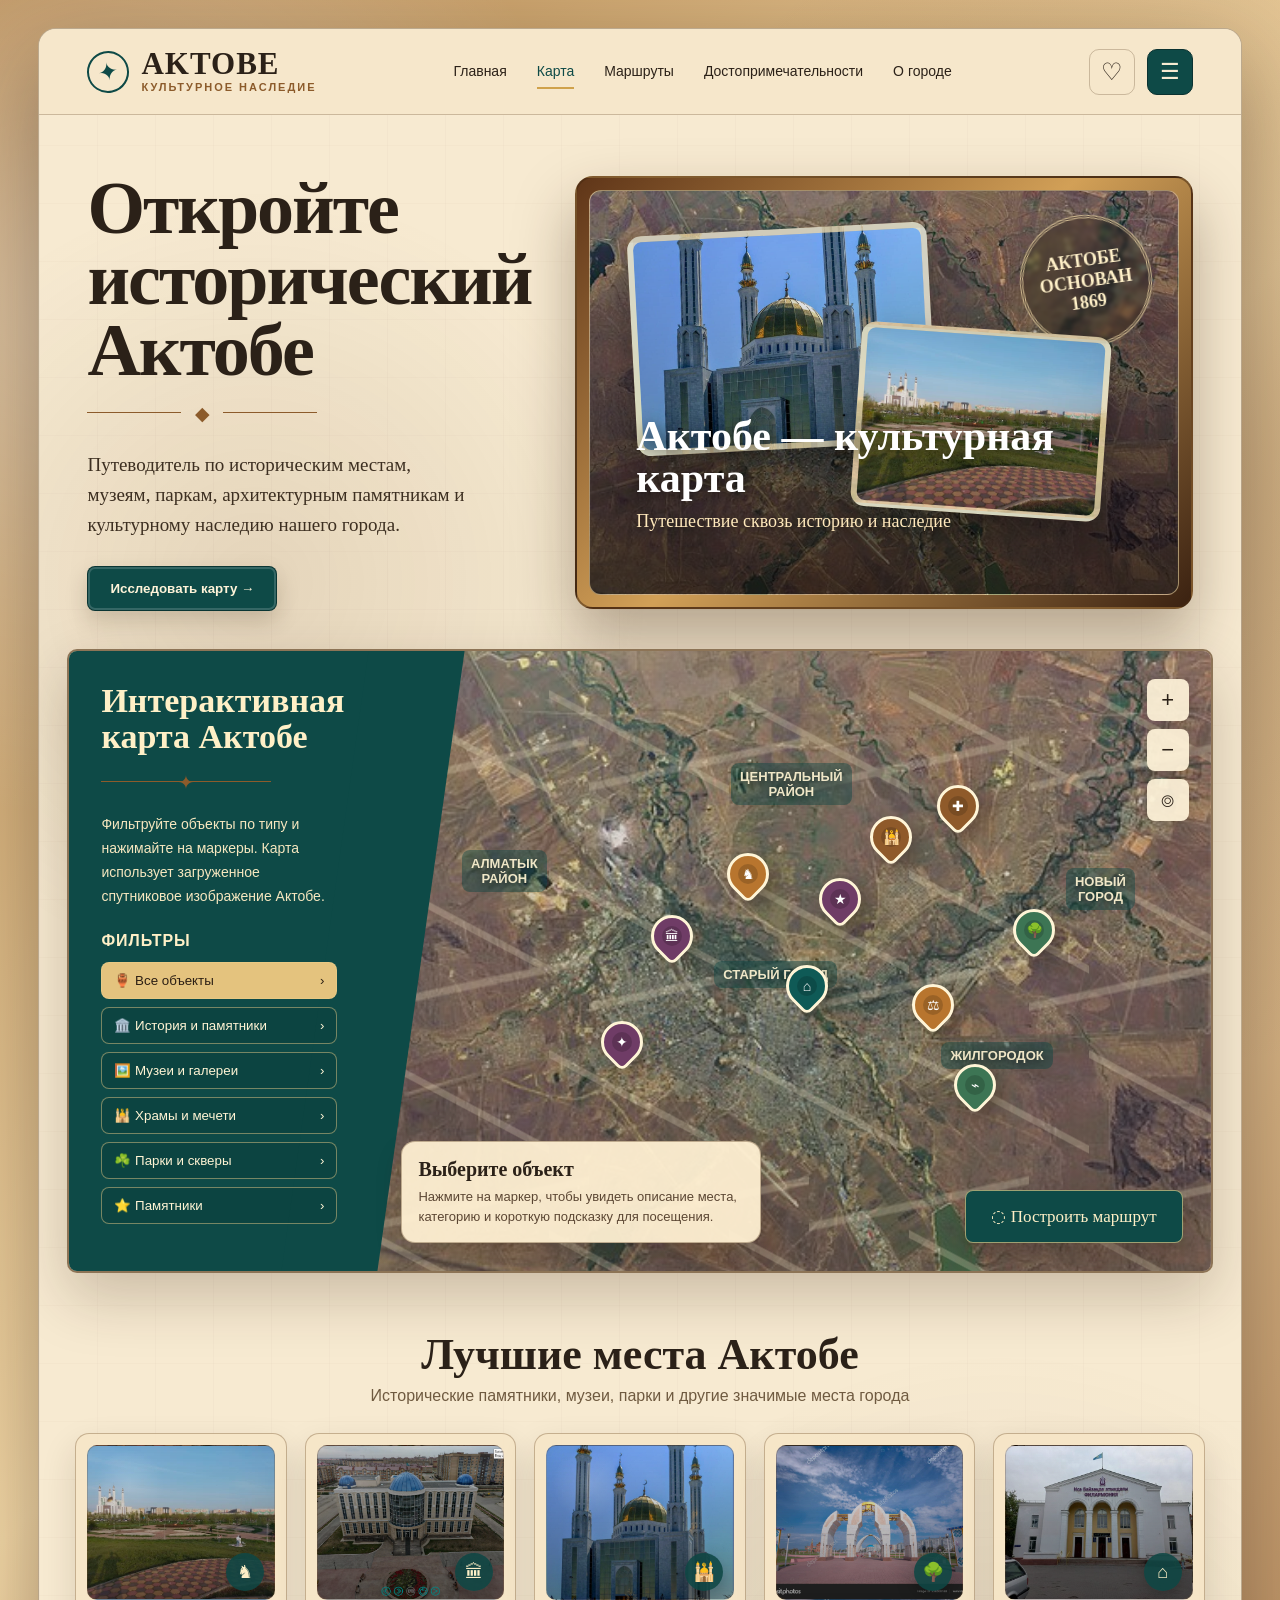
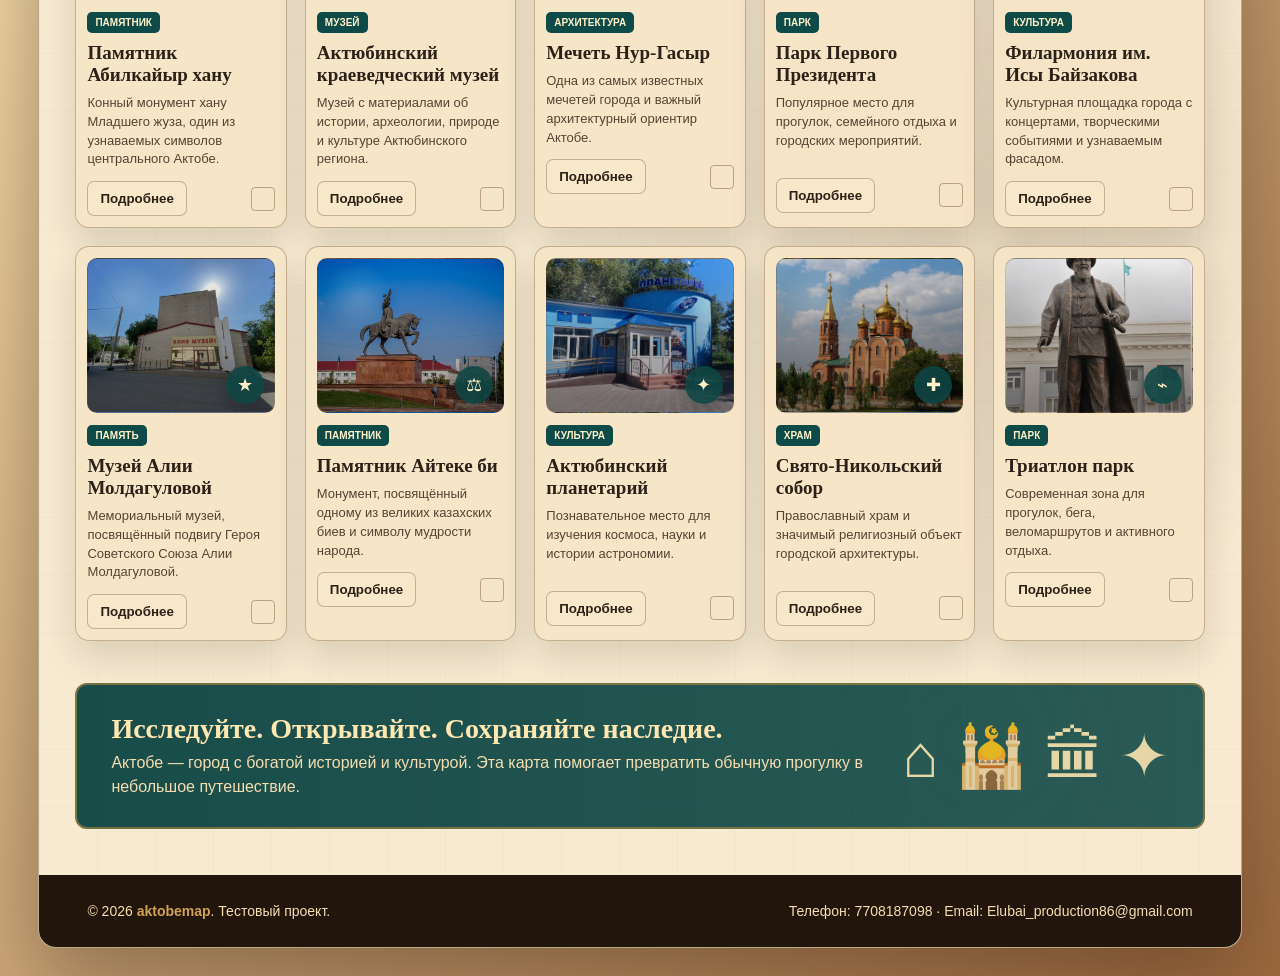
<file: Создание интерактивной карты культурно-исторических памятников региона/index.html>
<!DOCTYPE html>
<html lang="ru">
<head>
  <meta charset="UTF-8" />
  <meta name="viewport" content="width=device-width, initial-scale=1.0" />
  <title>Aktobe Heritage — культурная карта</title>
  <style>
    * { box-sizing: border-box; margin: 0; padding: 0; }

    :root {
      --paper: #ead7b7;
      --paper-light: #f7ead1;
      --ink: #2b2118;
      --muted: #6f5a40;
      --teal: #0e4a47;
      --teal-2: #17635e;
      --gold: #d0a24b;
      --bronze: #8c5b2b;
      --line: rgba(72, 44, 18, .25);
    }

    html { scroll-behavior: smooth; }

    body {
      min-height: 100vh;
      color: var(--ink);
      font-family: Georgia, "Times New Roman", serif;
      background:
        radial-gradient(circle at 8% 12%, rgba(255,255,255,.45), transparent 20%),
        radial-gradient(circle at 92% 18%, rgba(91, 48, 20, .22), transparent 25%),
        linear-gradient(135deg, #b88a51, #f4d9a8 40%, #9e6a3f);
      padding: 28px 0;
    }

    .page {
      width: min(1240px, 94%);
      margin: 0 auto;
      border-radius: 18px;
      overflow: hidden;
      background:
        radial-gradient(circle at 18% 22%, rgba(90, 57, 22, .12), transparent 18%),
        radial-gradient(circle at 80% 70%, rgba(90, 57, 22, .10), transparent 22%),
        var(--paper-light);
      box-shadow: 0 30px 90px rgba(33, 18, 8, .38);
      border: 1px solid rgba(76, 46, 18, .35);
      position: relative;
    }

    .page::before {
      content: "";
      position: absolute;
      inset: 0;
      pointer-events: none;
      opacity: .12;
      background-image:
        linear-gradient(90deg, rgba(70,40,20,.18) 1px, transparent 1px),
        linear-gradient(rgba(70,40,20,.14) 1px, transparent 1px);
      background-size: 58px 58px;
      mix-blend-mode: multiply;
    }

    header {
      height: 86px;
      padding: 0 48px;
      display: flex;
      align-items: center;
      justify-content: space-between;
      border-bottom: 1px solid var(--line);
      background: rgba(247, 232, 203, .92);
      position: relative;
      z-index: 3;
    }

    .brand { display: flex; align-items: center; gap: 12px; }

    .compass {
      width: 42px;
      height: 42px;
      border: 2px solid var(--teal);
      border-radius: 50%;
      display: grid;
      place-items: center;
      color: var(--teal);
      font-size: 24px;
      transform: rotate(-12deg);
    }

    .logo {
      font-size: 31px;
      font-weight: 900;
      line-height: .85;
      letter-spacing: 1px;
    }

    .logo span {
      display: block;
      font-family: Arial, sans-serif;
      font-size: 11px;
      letter-spacing: 2px;
      color: var(--bronze);
      margin-top: 5px;
      text-transform: uppercase;
    }

    nav {
      display: flex;
      align-items: center;
      gap: 30px;
      font-family: Arial, sans-serif;
      font-size: 14px;
    }

    nav a {
      color: var(--ink);
      text-decoration: none;
      padding: 8px 0;
      border-bottom: 2px solid transparent;
      transition: .2s;
    }

    nav a:hover, nav a.active {
      color: var(--teal);
      border-color: var(--gold);
    }

    .header-actions { display: flex; gap: 12px; align-items: center; }

    .icon-btn {
      width: 46px;
      height: 46px;
      border-radius: 10px;
      border: 1px solid var(--line);
      background: transparent;
      color: var(--ink);
      cursor: pointer;
      font-size: 24px;
    }

    .menu-btn {
      background: var(--teal);
      color: var(--paper-light);
      border-color: #0b3231;
      font-size: 22px;
    }

    .hero {
      position: relative;
      z-index: 2;
      padding: 58px 48px 38px;
      display: grid;
      grid-template-columns: .76fr 1.24fr;
      gap: 44px;
      align-items: center;
    }

    .hero h1 {
      font-size: clamp(44px, 6vw, 74px);
      line-height: .96;
      letter-spacing: -2px;
      margin-bottom: 18px;
    }

    .ornament {
      width: 230px;
      height: 18px;
      margin: 12px 0 28px;
      position: relative;
    }

    .ornament::before, .ornament::after {
      content: "";
      position: absolute;
      top: 8px;
      height: 1px;
      background: var(--bronze);
      width: 94px;
    }

    .ornament::before { left: 0; }
    .ornament::after { right: 0; }

    .ornament span {
      position: absolute;
      left: 50%;
      top: 50%;
      transform: translate(-50%, -50%);
      color: var(--bronze);
      font-size: 19px;
    }

    .hero p {
      color: #3d2f21;
      font-size: 19px;
      line-height: 1.58;
      max-width: 390px;
      margin-bottom: 26px;
    }

    .btn {
      border: 1px solid rgba(0,0,0,.28);
      border-radius: 8px;
      padding: 14px 22px;
      font-family: Arial, sans-serif;
      font-weight: 800;
      cursor: pointer;
      transition: .2s;
      box-shadow: inset 0 0 0 2px rgba(255,255,255,.16), 0 10px 22px rgba(45,25,9,.18);
    }

    .btn-primary { background: var(--teal); color: #fff4d9; }
    .btn-primary:hover { background: #113d3b; transform: translateY(-2px); }

    .hero-poster {
      min-height: 430px;
      border-radius: 18px;
      border: 2px solid rgba(72, 43, 17, .55);
      padding: 12px;
      background: linear-gradient(135deg, #5f3518, #d2a057 48%, #3a2111);
      box-shadow: 0 28px 60px rgba(52, 29, 12, .35);
      position: relative;
    }

    .poster-inner {
      height: 100%;
      min-height: 405px;
      border-radius: 12px;
      border: 1px solid rgba(255, 225, 165, .55);
      overflow: hidden;
      position: relative;
      background:
        linear-gradient(180deg, rgba(24,16,10,.10), rgba(20,12,5,.70)),
        url("images/aktobe-map.jpg");
      background-size: cover;
      background-position: center;
    }

    .stamp {
      position: absolute;
      right: 26px;
      top: 24px;
      width: 132px;
      height: 132px;
      border: 3px double rgba(255,232,180,.75);
      border-radius: 50%;
      display: grid;
      place-items: center;
      text-align: center;
      font-weight: 900;
      color: #fff0c8;
      font-size: 18px;
      transform: rotate(-8deg);
      background: rgba(36, 24, 12, .36);
      backdrop-filter: blur(2px);
    }

    .poster-photo {
      position: absolute;
      left: 42px;
      top: 38px;
      width: 300px;
      height: 220px;
      border-radius: 14px;
      border: 6px solid rgba(255,235,188,.72);
      background:
        linear-gradient(180deg, rgba(0,0,0,.02), rgba(0,0,0,.25)),
        url("images/nur-gasyr.jpeg");
      background-size: cover;
      background-position: center;
      box-shadow: 0 18px 36px rgba(0,0,0,.35);
      transform: rotate(-3deg);
    }

    .poster-photo.second {
      left: auto;
      right: 72px;
      top: 138px;
      width: 250px;
      height: 185px;
      background-image:
        linear-gradient(180deg, rgba(0,0,0,.02), rgba(0,0,0,.25)),
        url("images/abilkhair-khan.webp");
      transform: rotate(4deg);
    }

    .poster-caption {
      position: absolute;
      left: 46px;
      right: 46px;
      bottom: 32px;
      color: white;
      text-shadow: 0 3px 15px rgba(0,0,0,.62);
    }

    .poster-caption h2 { font-size: 42px; line-height: 1; margin-bottom: 8px; }
    .poster-caption p { font-size: 18px; color: #ffe9bc; }

    .map-section {
      position: relative;
      z-index: 2;
      margin: 0 28px 54px;
      display: grid;
      grid-template-columns: 300px 1fr;
      border: 2px solid rgba(75,46,18,.58);
      border-radius: 10px;
      overflow: hidden;
      box-shadow: 0 24px 60px rgba(45,25,9,.22);
      background: var(--paper);
    }

    .map-sidebar {
      padding: 32px;
      background: var(--teal);
      color: #fff0c7;
      position: relative;
      z-index: 2;
    }

    .map-sidebar::after {
      content: "";
      position: absolute;
      right: -52px;
      top: 0;
      width: 96px;
      height: 100%;
      background: var(--teal);
      transform: skewX(-8deg);
      z-index: 1;
    }

    .map-sidebar > * { position: relative; z-index: 2; }

    .map-sidebar h2 {
      font-size: 34px;
      line-height: 1.06;
      margin-bottom: 18px;
    }

    .map-sidebar p {
      font-family: Arial, sans-serif;
      line-height: 1.7;
      font-size: 14px;
      color: #f6e7bf;
      margin-bottom: 24px;
    }

    .filters-title {
      font-family: Arial, sans-serif;
      font-weight: 900;
      letter-spacing: 1px;
      margin-bottom: 12px;
    }

    .filter-list { display: grid; gap: 8px; }

    .filter-btn {
      display: flex;
      justify-content: space-between;
      align-items: center;
      border: 1px solid rgba(236, 207, 139, .48);
      border-radius: 8px;
      color: #fff4d4;
      background: rgba(0,0,0,.08);
      padding: 10px 12px;
      font-family: Arial, sans-serif;
      cursor: pointer;
      transition: .2s;
    }

    .filter-btn.active, .filter-btn:hover {
      background: #e4c37e;
      color: #2c1f14;
    }

    .city-map {
      position: relative;
      min-height: 620px;
      background:
        linear-gradient(180deg, rgba(26,18,10,.08), rgba(26,18,10,.34)),
        url("images/aktobe-map.jpg");
      background-size: cover;
      background-position: center;
      overflow: hidden;
    }

    .city-map::before {
      content: "";
      position: absolute;
      inset: 0;
      background: rgba(235, 209, 156, .10);
      z-index: 1;
      pointer-events: none;
    }

    .city-map::after {
      content: "";
      position: absolute;
      inset: 0;
      opacity: .22;
      background-image:
        linear-gradient(28deg, transparent 0 48%, #fff3d2 48.6% 50.8%, transparent 51.5%),
        linear-gradient(-12deg, transparent 0 47%, #fff3d2 48% 50%, transparent 51%);
      background-size: 180px 180px, 220px 220px;
      z-index: 1;
      pointer-events: none;
    }

    .district {
      position: absolute;
      font-family: Arial, sans-serif;
      color: rgba(255, 244, 211, .92);
      text-shadow: 0 2px 8px rgba(0,0,0,.55);
      font-size: 13px;
      font-weight: 900;
      text-transform: uppercase;
      text-align: center;
      z-index: 2;
      background: rgba(14, 70, 68, .45);
      padding: 6px 9px;
      border-radius: 8px;
    }

    .pin {
      position: absolute;
      z-index: 4;
      width: 42px;
      height: 42px;
      border-radius: 50% 50% 50% 7px;
      transform: translate(-50%, -50%) rotate(-45deg);
      border: 3px solid #fff5d7;
      background: var(--bronze);
      box-shadow: 0 10px 20px rgba(43, 27, 10, .35);
      cursor: pointer;
      transition: .2s;
    }

    .pin:hover, .pin.active {
      transform: translate(-50%, -50%) rotate(-45deg) scale(1.14);
      z-index: 5;
    }

    .pin::before {
      content: attr(data-icon);
      position: absolute;
      inset: 8px;
      border-radius: 50%;
      display: grid;
      place-items: center;
      transform: rotate(45deg);
      font-size: 14px;
      color: white;
      background: rgba(0,0,0,.16);
    }

    .pin.sacred { background: #8f5a2a; }
    .pin.museum { background: #6f3c66; }
    .pin.park { background: #3d7554; }
    .pin.monument { background: #b8752e; }
    .pin.history { background: #0f5a56; }

    .map-controls {
      position: absolute;
      right: 22px;
      top: 28px;
      z-index: 5;
      display: grid;
      gap: 8px;
    }

    .map-control {
      width: 42px;
      height: 42px;
      border: none;
      border-radius: 8px;
      background: rgba(255,244,218,.92);
      font-size: 22px;
      cursor: pointer;
      color: var(--ink);
      box-shadow: 0 8px 15px rgba(45,25,9,.18);
    }

    .route-btn {
      position: absolute;
      right: 28px;
      bottom: 28px;
      z-index: 5;
      background: var(--teal);
      color: #fff0c7;
      border: 1px solid rgba(236,207,139,.65);
      border-radius: 8px;
      padding: 15px 25px;
      font-family: Georgia, "Times New Roman", serif;
      font-size: 17px;
      cursor: pointer;
      box-shadow: 0 12px 22px rgba(45,25,9,.22);
    }

    .map-info {
      position: absolute;
      left: 32px;
      bottom: 28px;
      z-index: 5;
      width: min(360px, 45%);
      background: rgba(255, 241, 211, .94);
      border: 1px solid rgba(84,53,24,.34);
      border-radius: 14px;
      padding: 16px;
      box-shadow: 0 12px 26px rgba(45,25,9,.18);
    }

    .map-info h3 { font-size: 20px; margin-bottom: 6px; }
    .map-info p { font-family: Arial, sans-serif; color: #5b4633; line-height: 1.5; font-size: 13px; }

    .places {
      position: relative;
      z-index: 2;
      padding: 6px 36px 42px;
    }

    .section-heading {
      text-align: center;
      margin-bottom: 28px;
    }

    .section-heading h2 {
      font-size: 44px;
      line-height: 1;
      margin-bottom: 10px;
    }

    .section-heading p {
      font-family: Arial, sans-serif;
      color: var(--muted);
    }

    .cards {
      display: grid;
      grid-template-columns: repeat(5, 1fr);
      gap: 18px;
    }

    .place-card {
      background: rgba(246, 229, 198, .88);
      border: 1px solid rgba(91, 56, 23, .32);
      border-radius: 14px;
      padding: 11px;
      box-shadow: 0 15px 35px rgba(45,25,9,.14);
      transition: .2s;
    }

    .place-card:hover { transform: translateY(-6px); }

    .place-img {
      height: 155px;
      border-radius: 10px;
      border: 1px solid rgba(91,56,23,.28);
      background-size: cover;
      background-position: center;
      position: relative;
      overflow: hidden;
    }

    .place-img::before {
      content: "";
      position: absolute;
      inset: 0;
      background:
        linear-gradient(180deg, rgba(0,0,0,.00), rgba(0,0,0,.24)),
        radial-gradient(circle at 22% 25%, rgba(255,255,255,.20), transparent 19%);
    }

    .place-img::after {
      content: attr(data-symbol);
      position: absolute;
      right: 10px;
      bottom: 8px;
      width: 38px;
      height: 38px;
      display: grid;
      place-items: center;
      border-radius: 50%;
      background: rgba(14, 70, 68, .88);
      font-size: 18px;
      color: #fff0c7;
      box-shadow: 0 6px 18px rgba(0,0,0,.25);
    }

    .badge {
      display: inline-block;
      margin: 12px 0 9px;
      font-family: Arial, sans-serif;
      font-size: 10px;
      font-weight: 900;
      color: #fff2cb;
      background: var(--teal);
      border-radius: 5px;
      padding: 5px 8px;
      text-transform: uppercase;
    }

    .place-card h3 {
      font-size: 19px;
      line-height: 1.15;
      margin-bottom: 8px;
    }

    .place-card p {
      min-height: 72px;
      font-family: Arial, sans-serif;
      color: #584333;
      font-size: 13px;
      line-height: 1.45;
      margin-bottom: 12px;
    }

    .card-bottom {
      display: flex;
      justify-content: space-between;
      align-items: center;
      gap: 10px;
    }

    .small-btn {
      border: 1px solid rgba(91,56,23,.32);
      background: #f7e8c9;
      color: var(--ink);
      border-radius: 7px;
      padding: 9px 12px;
      cursor: pointer;
      font-family: Arial, sans-serif;
      font-weight: 700;
    }

    .bookmark {
      width: 24px;
      height: 24px;
      border: 1px solid rgba(91,56,23,.38);
      border-radius: 4px;
      background: transparent;
      cursor: pointer;
    }

    .routes {
      position: relative;
      z-index: 2;
      padding: 0 36px 46px;
    }

    .route-banner {
      border-radius: 12px;
      border: 2px solid rgba(196,146,58,.52);
      background:
        linear-gradient(90deg, rgba(14,70,68,.96), rgba(14,70,68,.88)),
        radial-gradient(circle at 80% 40%, rgba(255,238,185,.35), transparent 28%);
      color: #ffe7b1;
      padding: 28px 34px;
      display: flex;
      justify-content: space-between;
      align-items: center;
      gap: 24px;
    }

    .route-banner h2 { font-size: 28px; margin-bottom: 6px; }
    .route-banner p { font-family: Arial, sans-serif; color: #f5ddb0; line-height: 1.5; }
    .skyline { font-size: 60px; opacity: .88; white-space: nowrap; }

    footer {
      position: relative;
      z-index: 2;
      padding: 28px 48px;
      background: #22160c;
      color: #f5deb2;
      display: flex;
      justify-content: space-between;
      gap: 20px;
      flex-wrap: wrap;
      font-family: Arial, sans-serif;
      font-size: 14px;
    }

    footer span { color: #d2a356; font-weight: 900; }

    @media (max-width: 1040px) {
      nav { display: none; }
      .hero { grid-template-columns: 1fr; }
      .map-section { grid-template-columns: 1fr; }
      .map-sidebar::after { display: none; }
      .cards { grid-template-columns: repeat(2, 1fr); }
    }

    @media (max-width: 650px) {
      body { padding: 0; }
      .page { width: 100%; border-radius: 0; }
      header { padding: 0 22px; }
      .hero { padding: 38px 24px; }
      .hero h1 { font-size: 44px; }
      .hero-poster { min-height: 360px; }
      .poster-inner { min-height: 335px; }
      .poster-photo { width: 210px; height: 150px; }
      .poster-photo.second { width: 185px; height: 135px; right: 30px; }
      .poster-caption h2 { font-size: 29px; }
      .map-section { margin: 0 16px 38px; }
      .city-map { min-height: 520px; }
      .map-info { width: calc(100% - 44px); }
      .route-btn { left: 22px; right: 22px; bottom: 132px; }
      .cards { grid-template-columns: 1fr; }
      .places, .routes { padding-left: 18px; padding-right: 18px; }
      .route-banner { display: block; }
      .skyline { margin-top: 18px; }
    }
  </style>
</head>
<body>
  <div class="page">
    <header>
      <div class="brand">
        <div class="compass">✦</div>
        <div class="logo">AKTOBE<span>культурное наследие</span></div>
      </div>
      <nav>
        <a href="#home">Главная</a>
        <a href="#map" class="active">Карта</a>
        <a href="#routes">Маршруты</a>
        <a href="#places">Достопримечательности</a>
        <a href="#about">О городе</a>
      </nav>
      <div class="header-actions">
        <button class="icon-btn" title="Избранное">♡</button>
        <button class="icon-btn menu-btn" title="Меню">☰</button>
      </div>
    </header>

    <main>
      <section class="hero" id="home">
        <div>
          <h1>Откройте<br>исторический<br>Актобе</h1>
          <div class="ornament"><span>◆</span></div>
          <p>Путеводитель по историческим местам, музеям, паркам, архитектурным памятникам и культурному наследию нашего города.</p>
          <button class="btn btn-primary" onclick="scrollToMap()">Исследовать карту →</button>
        </div>

        <div class="hero-poster">
          <div class="poster-inner">
            <div class="stamp">АКТОБЕ<br>ОСНОВАН<br>1869</div>
            <div class="poster-photo"></div>
            <div class="poster-photo second"></div>
            <div class="poster-caption">
              <h2>Актобе — культурная карта</h2>
              <p>Путешествие сквозь историю и наследие</p>
            </div>
          </div>
        </div>
      </section>

      <section class="map-section" id="map">
        <aside class="map-sidebar">
          <h2>Интерактивная<br>карта Актобе</h2>
          <div class="ornament" style="width: 170px; margin-bottom: 22px;"><span>✦</span></div>
          <p>Фильтруйте объекты по типу и нажимайте на маркеры. Карта использует загруженное спутниковое изображение Актобе.</p>

          <div class="filters-title">ФИЛЬТРЫ</div>
          <div class="filter-list">
            <button class="filter-btn active" onclick="setFilter('all', this)">🏺 Все объекты <span>›</span></button>
            <button class="filter-btn" onclick="setFilter('history', this)">🏛️ История и памятники <span>›</span></button>
            <button class="filter-btn" onclick="setFilter('museum', this)">🖼️ Музеи и галереи <span>›</span></button>
            <button class="filter-btn" onclick="setFilter('sacred', this)">🕌 Храмы и мечети <span>›</span></button>
            <button class="filter-btn" onclick="setFilter('park', this)">☘️ Парки и скверы <span>›</span></button>
            <button class="filter-btn" onclick="setFilter('monument', this)">⭐ Памятники <span>›</span></button>
          </div>
        </aside>

        <div class="city-map" id="cityMap">
          <div class="district" style="left: 43%; top: 18%;">ЦЕНТРАЛЬНЫЙ<br>РАЙОН</div>
          <div class="district" style="left: 11%; top: 32%;">АЛМАТЫК<br>район</div>
          <div class="district" style="right: 9%; top: 35%;">НОВЫЙ<br>ГОРОД</div>
          <div class="district" style="left: 41%; top: 50%;">Старый город</div>
          <div class="district" style="left: 68%; top: 63%;">Жилгородок</div>
          <div class="map-controls">
            <button class="map-control">+</button>
            <button class="map-control">−</button>
            <button class="map-control">⌾</button>
          </div>
          <button class="route-btn" onclick="showRoute()">◌ Построить маршрут</button>
          <div class="map-info" id="mapInfo">
            <h3>Выберите объект</h3>
            <p>Нажмите на маркер, чтобы увидеть описание места, категорию и короткую подсказку для посещения.</p>
          </div>
        </div>
      </section>

      <section class="places" id="places">
        <div class="section-heading">
          <h2>Лучшие места Актобе</h2>
          <p>Исторические памятники, музеи, парки и другие значимые места города</p>
        </div>
        <div class="cards" id="cards"></div>
      </section>

      <section class="routes" id="routes">
        <div class="route-banner">
          <div>
            <h2>Исследуйте. Открывайте. Сохраняйте наследие.</h2>
            <p>Актобе — город с богатой историей и культурой. Эта карта помогает превратить обычную прогулку в небольшое путешествие.</p>
          </div>
          <div class="skyline">⌂ 🕌 🏛 ✦</div>
        </div>
      </section>
    </main>

    <footer id="about">
      <div>© 2026 <span>aktobemap</span>. Тестовый проект.</div>
      <div>Телефон: 7708187098 · Email: Elubai_production86@gmail.com</div>
    </footer>
  </div>

  <script>
    const places = [
      {
        id: 1,
        name: "Памятник Абилкайыр хану",
        category: "monument",
        badge: "Памятник",
        symbol: "♞",
        img: "images/abilkhair-khan.webp",
        x: 45,
        y: 36,
        description: "Конный монумент хану Младшего жуза, один из узнаваемых символов центрального Актобе."
      },
      {
        id: 2,
        name: "Актюбинский краеведческий музей",
        category: "museum",
        badge: "Музей",
        symbol: "🏛",
        img: "images/kraeved-museum.png",
        x: 36,
        y: 46,
        description: "Музей с материалами об истории, археологии, природе и культуре Актюбинского региона."
      },
      {
        id: 3,
        name: "Мечеть Нур-Гасыр",
        category: "sacred",
        badge: "Архитектура",
        symbol: "🕌",
        img: "images/nur-gasyr.jpeg",
        x: 62,
        y: 30,
        description: "Одна из самых известных мечетей города и важный архитектурный ориентир Актобе."
      },
      {
        id: 4,
        name: "Парк Первого Президента",
        category: "park",
        badge: "Парк",
        symbol: "🌳",
        img: "images/first-president-park.jpg",
        x: 79,
        y: 45,
        description: "Популярное место для прогулок, семейного отдыха и городских мероприятий."
      },
      {
        id: 5,
        name: "Филармония им. Исы Байзакова",
        category: "history",
        badge: "Культура",
        symbol: "⌂",
        img: "images/filarmonia.jpg",
        x: 52,
        y: 54,
        description: "Культурная площадка города с концертами, творческими событиями и узнаваемым фасадом."
      },
      {
        id: 6,
        name: "Музей Алии Молдагуловой",
        category: "museum",
        badge: "Память",
        symbol: "★",
        img: "images/aliya-museum.jfif",
        x: 56,
        y: 40,
        description: "Мемориальный музей, посвящённый подвигу Героя Советского Союза Алии Молдагуловой."
      },
      {
        id: 7,
        name: "Памятник Айтеке би",
        category: "monument",
        badge: "Памятник",
        symbol: "⚖",
        img: "images/aiteke-bi.jpg",
        x: 67,
        y: 57,
        description: "Монумент, посвящённый одному из великих казахских биев и символу мудрости народа."
      },
      {
        id: 8,
        name: "Актюбинский планетарий",
        category: "museum",
        badge: "Культура",
        symbol: "✦",
        img: "images/planetarium.jfif",
        x: 30,
        y: 63,
        description: "Познавательное место для изучения космоса, науки и истории астрономии."
      },
      {
        id: 9,
        name: "Свято-Никольский собор",
        category: "sacred",
        badge: "Храм",
        symbol: "✚",
        img: "images/st-nicholas.jfif",
        x: 70,
        y: 25,
        description: "Православный храм и значимый религиозный объект городской архитектуры."
      },
      {
        id: 10,
        name: "Триатлон парк",
        category: "park",
        badge: "Парк",
        symbol: "⌁",
        img: "images/triatlon-park.png",
        x: 72,
        y: 70,
        description: "Современная зона для прогулок, бега, веломаршрутов и активного отдыха."
      }
    ];

    let currentFilter = "all";

    function scrollToMap() {
      document.getElementById("map").scrollIntoView({ behavior: "smooth" });
    }

    function setFilter(filter, button) {
      currentFilter = filter;
      document.querySelectorAll(".filter-btn").forEach(btn => btn.classList.remove("active"));
      button.classList.add("active");
      renderMap();
      renderCards();
    }

    function getVisiblePlaces() {
      return currentFilter === "all" ? places : places.filter(place => place.category === currentFilter);
    }

    function renderMap() {
      const map = document.getElementById("cityMap");
      map.querySelectorAll(".pin").forEach(pin => pin.remove());

      getVisiblePlaces().forEach(place => {
        const pin = document.createElement("button");
        pin.className = `pin ${place.category}`;
        pin.style.left = place.x + "%";
        pin.style.top = place.y + "%";
        pin.dataset.icon = place.symbol;
        pin.title = place.name;
        pin.onclick = () => selectPlace(place.id, pin);
        map.appendChild(pin);
      });
    }

    function renderCards() {
      const cards = document.getElementById("cards");
      cards.innerHTML = getVisiblePlaces().map(place => `
        <article class="place-card">
          <div class="place-img" data-symbol="${place.symbol}" style="background-image: linear-gradient(180deg, rgba(0,0,0,.02), rgba(0,0,0,.26)), url('${place.img}')"></div>
          <span class="badge">${place.badge}</span>
          <h3>${place.name}</h3>
          <p>${place.description}</p>
          <div class="card-bottom">
            <button class="small-btn" onclick="selectPlaceByCard(${place.id})">Подробнее</button>
            <button class="bookmark" title="Сохранить"></button>
          </div>
        </article>
      `).join("");
    }

    function selectPlace(id, pin) {
      const place = places.find(item => item.id === id);
      if (!place) return;

      document.querySelectorAll(".pin").forEach(item => item.classList.remove("active"));
      if (pin) pin.classList.add("active");

      document.getElementById("mapInfo").innerHTML = `
        <h3>${place.symbol} ${place.name}</h3>
        <p><strong>${place.badge}.</strong> ${place.description}</p>
      `;
    }

    function selectPlaceByCard(id) {
      scrollToMap();
      setTimeout(() => {
        const place = places.find(item => item.id === id);
        if (!place) return;
        const pins = [...document.querySelectorAll(".pin")];
        const pin = pins.find(item => item.title === place.name);
        selectPlace(id, pin);
      }, 300);
    }

    function showRoute() {
      document.getElementById("mapInfo").innerHTML = `
        <h3>Маршрут готов</h3>
        <p>Пример маршрута: Памятник Абилкайыр хану → Краеведческий музей → Нур-Гасыр → Парк Первого Президента.</p>
      `;
    }

    renderMap();
    renderCards();
  </script>
</body>
</html>
</file>
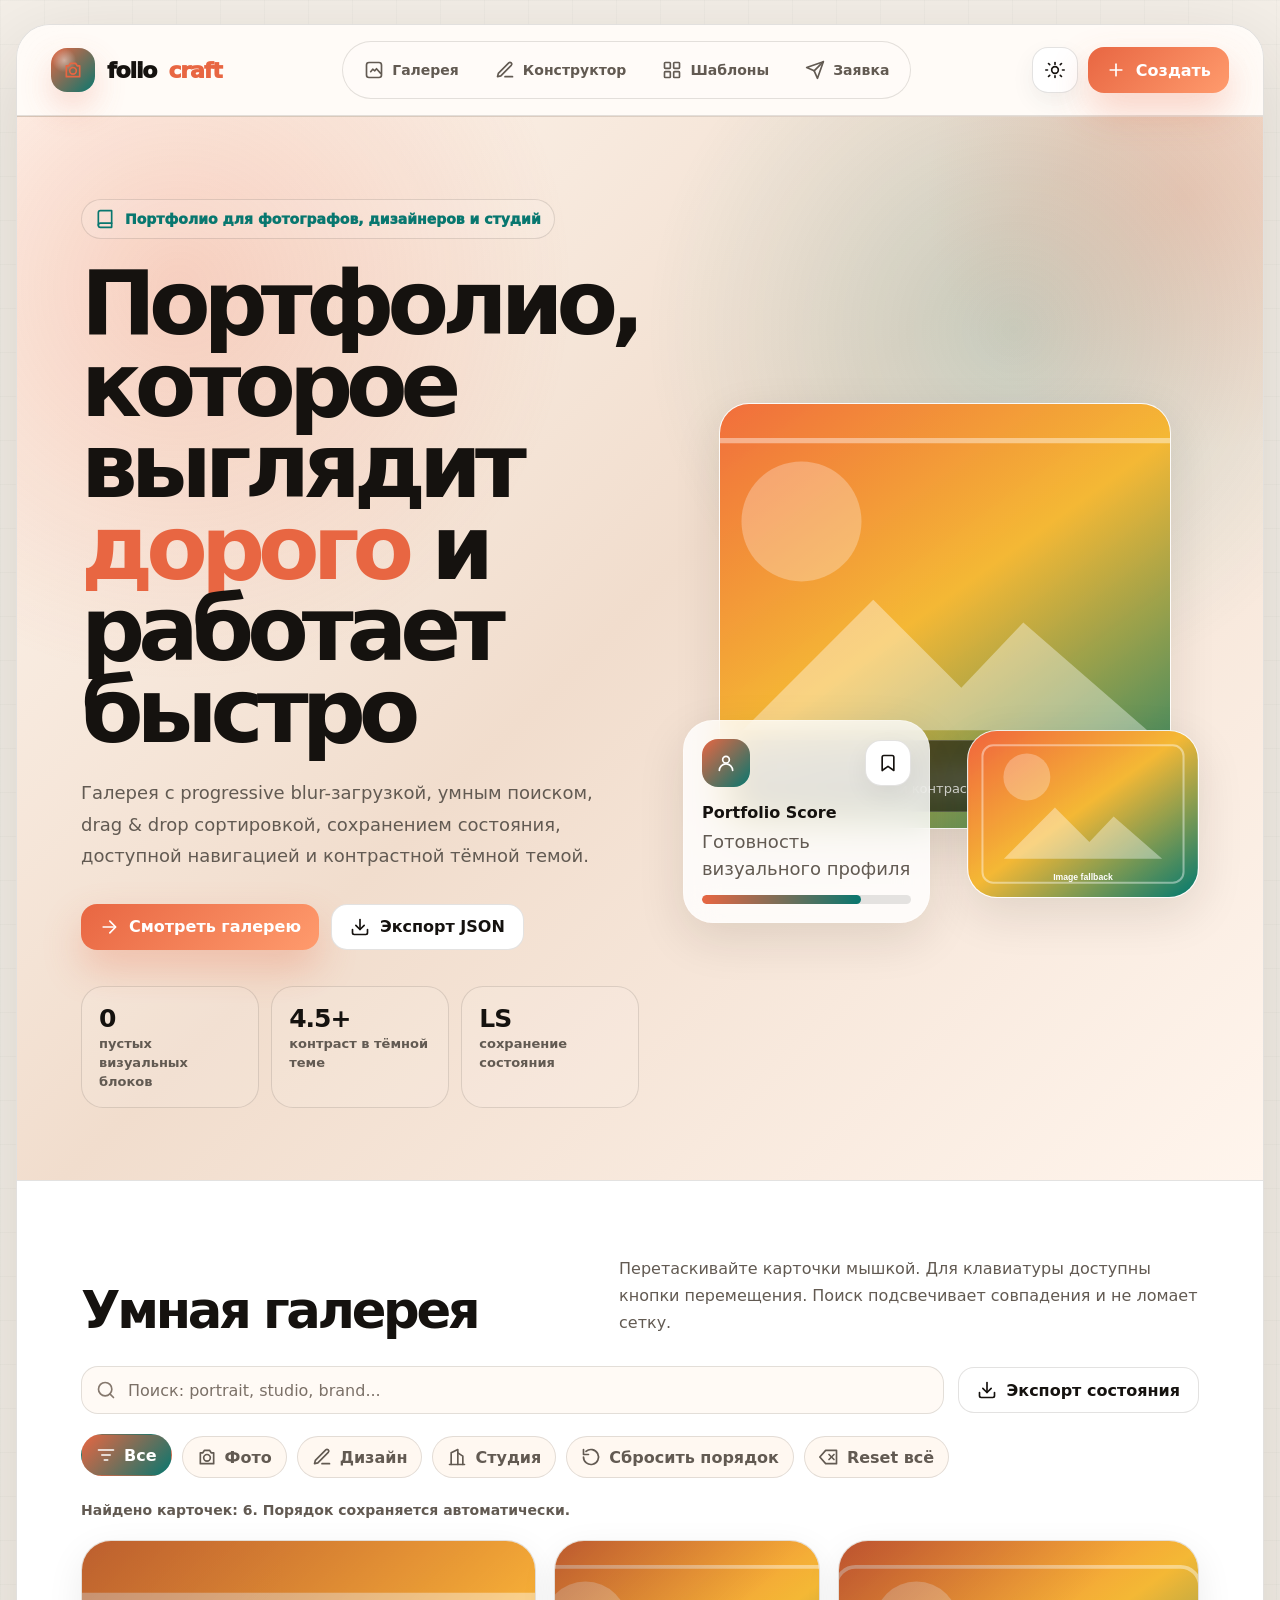
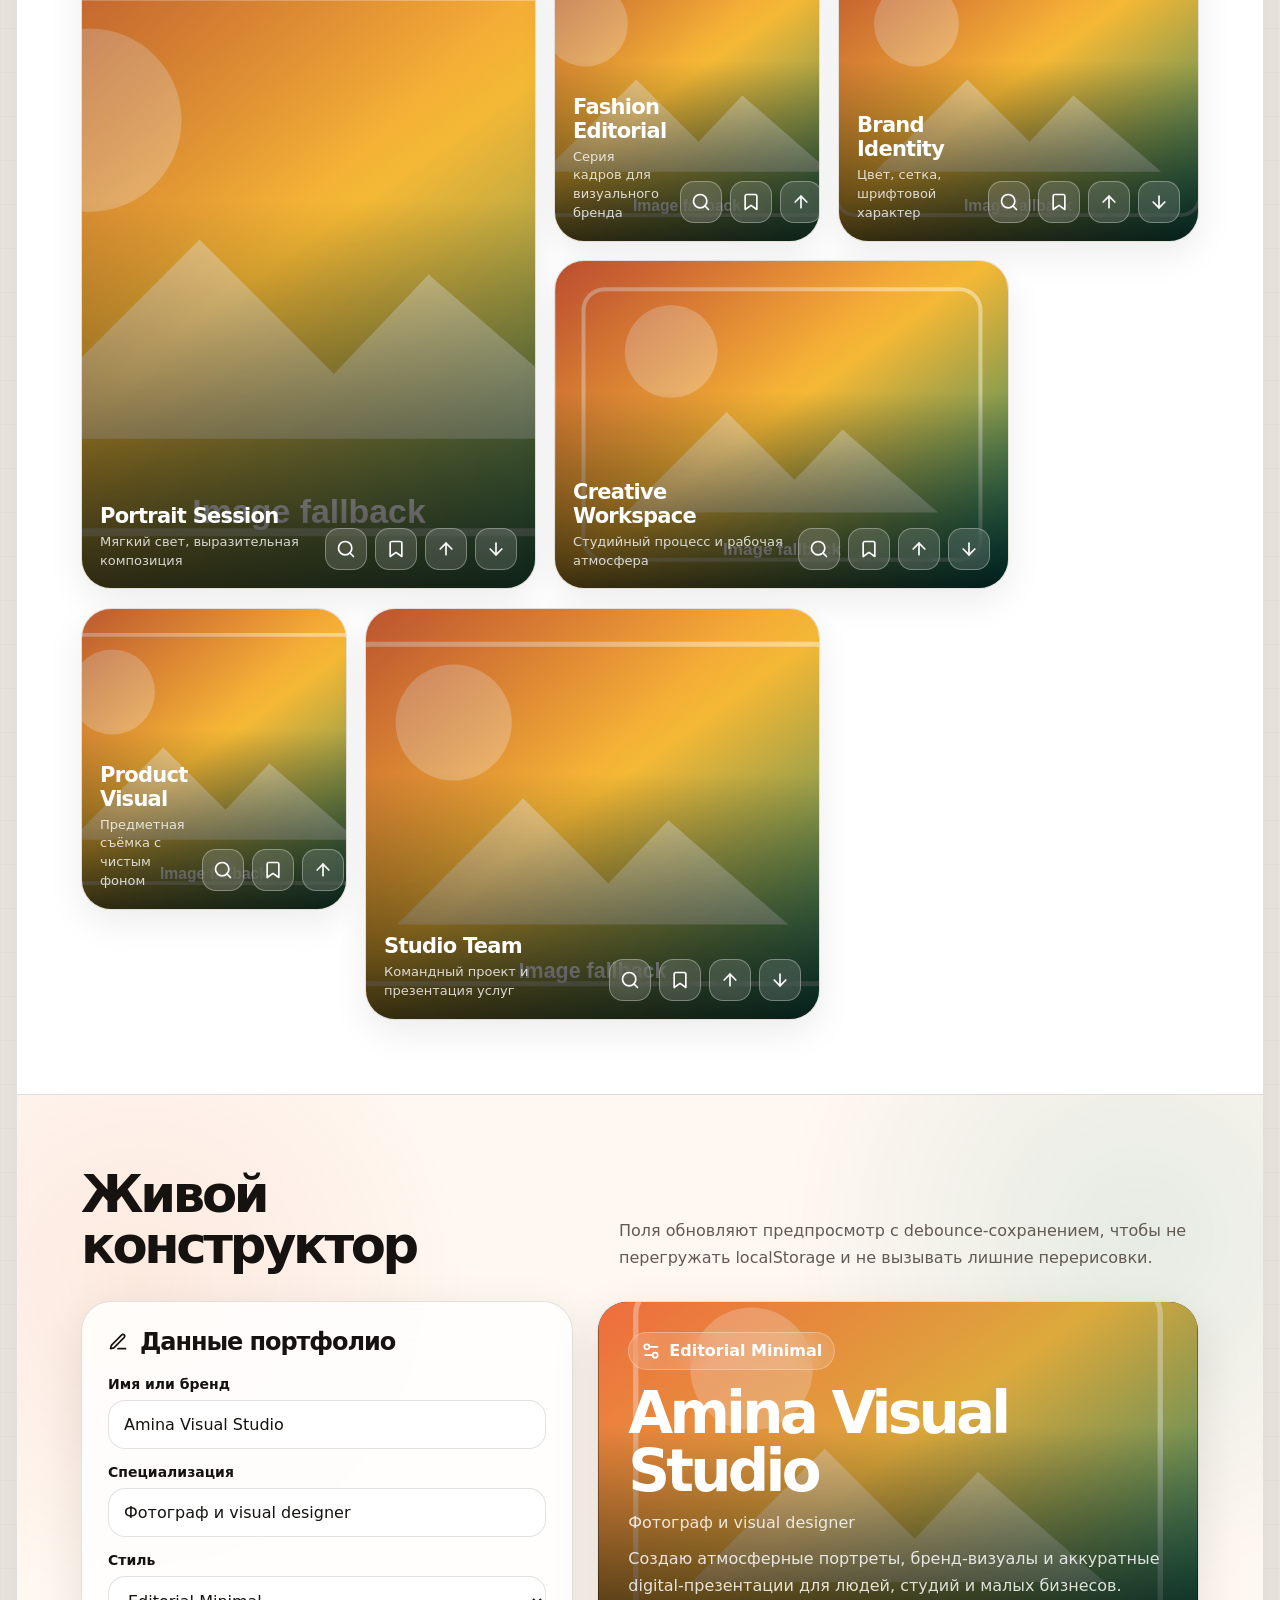
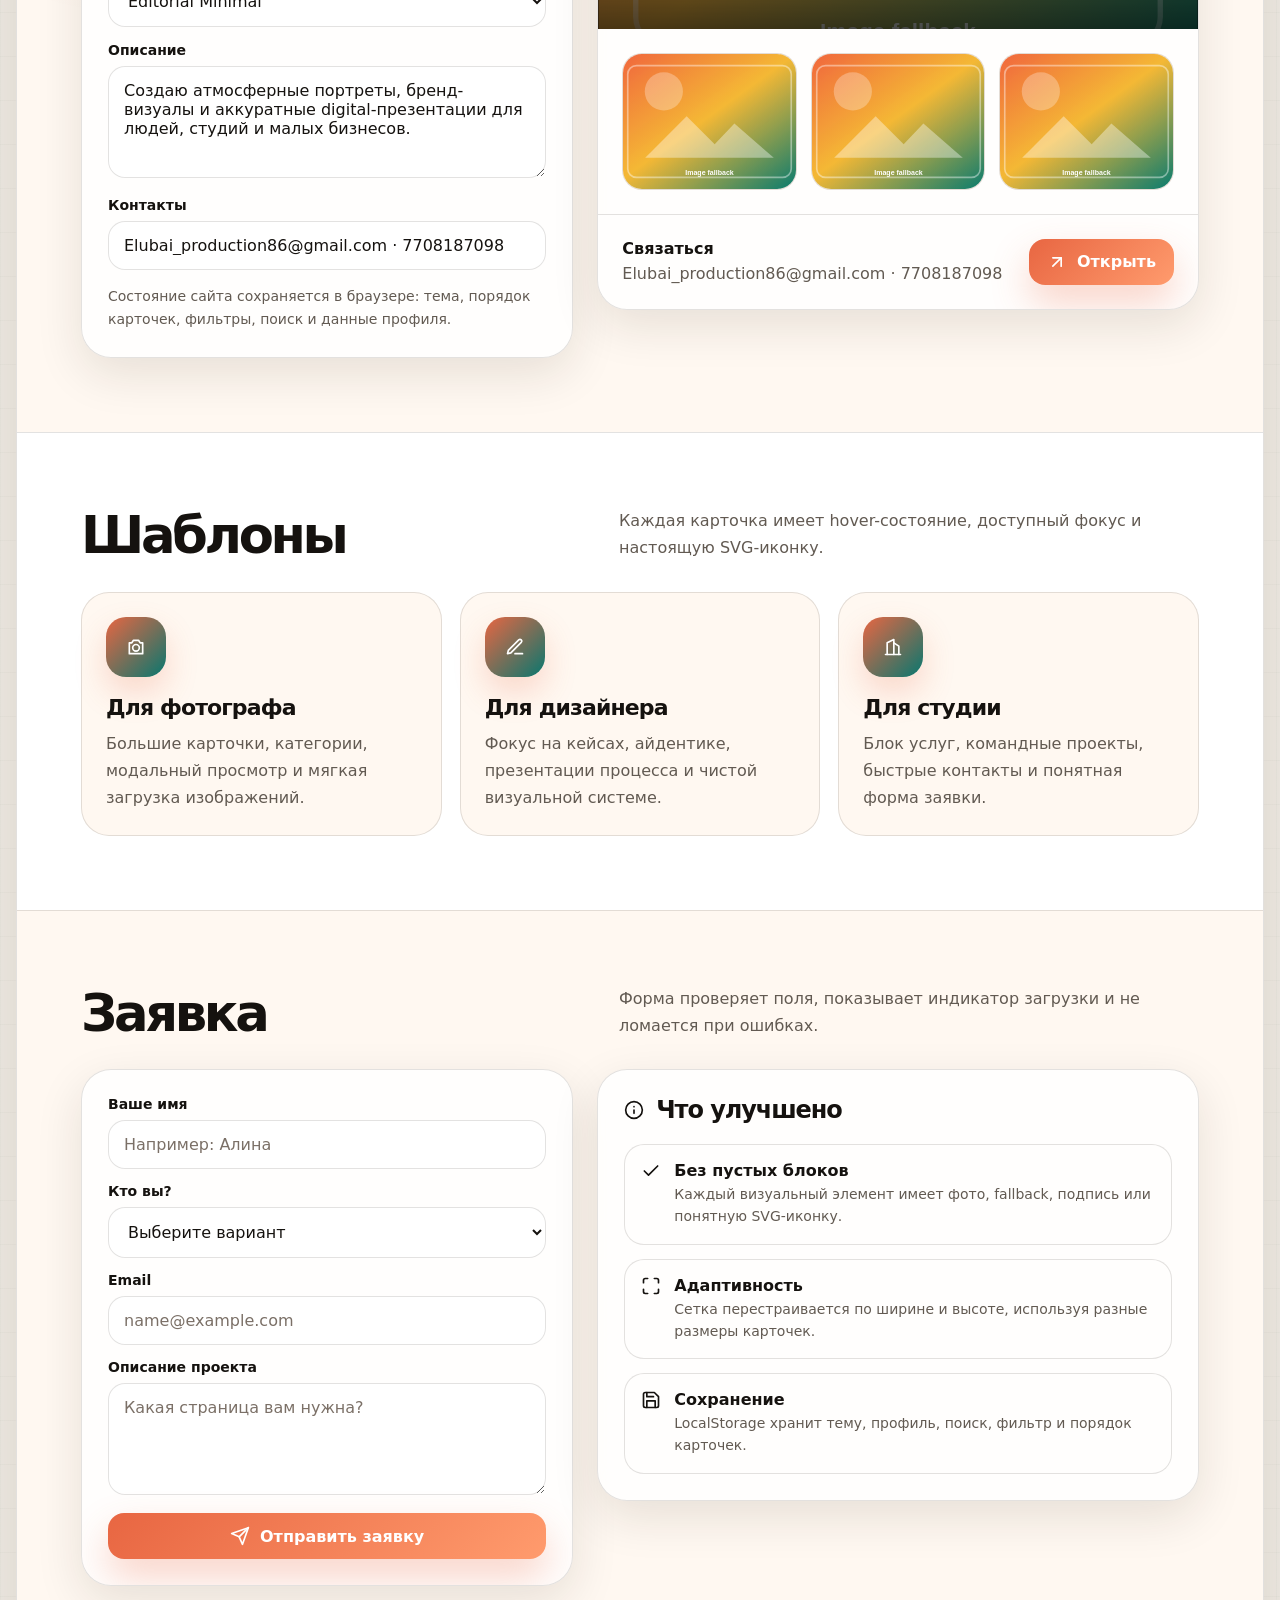
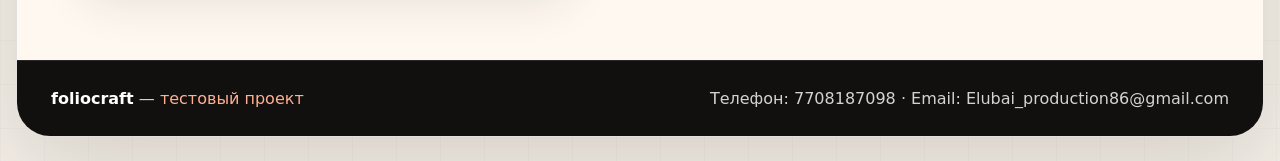
<file: Портфолио-конструктор для фотографов и зинайреов.html>
<!DOCTYPE html>
<html lang="ru" data-theme="light">
<head>
  <meta charset="UTF-8" />
  <meta name="viewport" content="width=device-width, initial-scale=1.0" />
  <meta name="color-scheme" content="light dark" />
  <title>FolioCraft Pro — современный конструктор портфолио</title>

  <script>
    (function applyThemeBeforePaint() {
      try {
        const saved = localStorage.getItem("fc_theme");
        const preferred = window.matchMedia("(prefers-color-scheme: dark)").matches ? "dark" : "light";
        document.documentElement.dataset.theme = saved || preferred;
      } catch (error) {
        document.documentElement.dataset.theme = "light";
      }
    })();
  </script>

  <style>
    :root {
      --bg: #f4efe8;
      --bg-2: #fff8f1;
      --surface: rgba(255, 255, 255, 0.82);
      --surface-solid: #ffffff;
      --surface-raised: #fffaf5;
      --text: #15120f;
      --muted: #625a52;
      --muted-2: #85786d;
      --line: rgba(28, 20, 14, 0.12);
      --accent: #e86642;
      --accent-2: #08776f;
      --accent-3: #f0b83f;
      --danger: #d63f3f;
      --success: #0a7e58;
      --shadow: 0 26px 90px rgba(36, 24, 12, 0.15);
      --shadow-soft: 0 16px 48px rgba(36, 24, 12, 0.11);
      --shadow-hover: 0 24px 66px rgba(36, 24, 12, 0.18);
      --focus: 0 0 0 4px rgba(232, 102, 66, 0.22);
      --radius-xl: 34px;
      --radius-lg: 26px;
      --radius-md: 18px;
      --header: rgba(255, 250, 245, 0.76);
      --scrollbar-track: #efe3d8;
      --scrollbar-thumb: #d8b9a8;
      --placeholder: #7b7067;
      --skeleton-1: rgba(255, 255, 255, 0.18);
      --skeleton-2: rgba(232, 102, 66, 0.17);
      --hero-gradient:
        radial-gradient(circle at 13% 16%, rgba(232, 102, 66, 0.24), transparent 28%),
        radial-gradient(circle at 80% 20%, rgba(8, 119, 111, 0.18), transparent 28%),
        linear-gradient(135deg, #fff8f1 0%, #f1ddcd 48%, #fff5ed 100%);
    }

    html[data-theme="dark"] {
      --bg: #0f0f0e;
      --bg-2: #171513;
      --surface: rgba(28, 25, 22, 0.86);
      --surface-solid: #1c1916;
      --surface-raised: #24201c;
      --text: #f7efe7;
      --muted: #c7bcb1;
      --muted-2: #a99d91;
      --line: rgba(255, 255, 255, 0.13);
      --accent: #ff8b62;
      --accent-2: #58d6ca;
      --accent-3: #ffd166;
      --danger: #ff7777;
      --success: #54d6a3;
      --shadow: 0 26px 96px rgba(0, 0, 0, 0.48);
      --shadow-soft: 0 16px 52px rgba(0, 0, 0, 0.36);
      --shadow-hover: 0 26px 72px rgba(0, 0, 0, 0.58);
      --focus: 0 0 0 4px rgba(255, 139, 98, 0.26);
      --header: rgba(23, 21, 19, 0.78);
      --scrollbar-track: #161412;
      --scrollbar-thumb: #53483f;
      --placeholder: #9e9185;
      --skeleton-1: rgba(255, 255, 255, 0.08);
      --skeleton-2: rgba(255, 139, 98, 0.14);
      --hero-gradient:
        radial-gradient(circle at 13% 16%, rgba(255, 139, 98, 0.18), transparent 30%),
        radial-gradient(circle at 80% 20%, rgba(88, 214, 202, 0.16), transparent 30%),
        linear-gradient(135deg, #151310 0%, #231d18 52%, #12110f 100%);
    }

    * {
      box-sizing: border-box;
      margin: 0;
      padding: 0;
    }

    html {
      scroll-behavior: smooth;
      scrollbar-color: var(--scrollbar-thumb) var(--scrollbar-track);
      scrollbar-width: thin;
    }

    body {
      min-height: 100vh;
      font-family: Inter, ui-sans-serif, system-ui, -apple-system, BlinkMacSystemFont, "Segoe UI", Arial, sans-serif;
      color: var(--text);
      background:
        linear-gradient(90deg, rgba(127, 127, 127, 0.045) 1px, transparent 1px),
        linear-gradient(rgba(127, 127, 127, 0.045) 1px, transparent 1px),
        var(--bg);
      background-size: 44px 44px;
      overflow-x: hidden;
      accent-color: var(--accent);
    }

    ::selection {
      background: rgba(232, 102, 66, 0.28);
    }

    ::-webkit-scrollbar {
      width: 12px;
      height: 12px;
    }

    ::-webkit-scrollbar-track {
      background: var(--scrollbar-track);
    }

    ::-webkit-scrollbar-thumb {
      background: var(--scrollbar-thumb);
      border: 3px solid var(--scrollbar-track);
      border-radius: 999px;
    }

    button,
    input,
    textarea,
    select {
      font: inherit;
    }

    input::placeholder,
    textarea::placeholder {
      color: var(--placeholder);
    }

    button {
      cursor: pointer;
    }

    a {
      color: inherit;
      text-decoration: none;
    }

    img {
      max-width: 100%;
    }

    :focus-visible {
      outline: none;
      box-shadow: var(--focus);
    }

    .skip-link {
      position: fixed;
      top: 14px;
      left: 14px;
      z-index: 999;
      transform: translateY(-150%);
      padding: 12px 16px;
      border-radius: 14px;
      background: var(--accent);
      color: #fff;
      font-weight: 900;
      transition: transform 0.2s ease;
    }

    .skip-link:focus {
      transform: translateY(0);
    }

    .icon {
      width: 20px;
      height: 20px;
      display: inline-block;
      stroke: currentColor;
      stroke-width: 2;
      fill: none;
      stroke-linecap: round;
      stroke-linejoin: round;
      flex: 0 0 auto;
      transition: transform 0.22s ease, color 0.22s ease;
    }

    button:hover .icon,
    a:hover .icon,
    .icon-hover:hover .icon {
      transform: scale(1.12) rotate(-2deg);
      color: var(--accent);
    }

    .page {
      width: min(1260px, calc(100% - 32px));
      margin: 24px auto;
      border: 1px solid var(--line);
      border-radius: var(--radius-xl);
      overflow: clip;
      background: var(--surface);
      box-shadow: var(--shadow);
      backdrop-filter: blur(18px);
    }

    .site-header {
      min-height: 78px;
      position: sticky;
      top: 0;
      z-index: 60;
      display: flex;
      align-items: center;
      justify-content: space-between;
      gap: 22px;
      padding: 16px 34px;
      background: var(--header);
      border-bottom: 1px solid var(--line);
      backdrop-filter: blur(18px);
    }

    .brand {
      display: inline-flex;
      align-items: center;
      gap: 12px;
      font-size: 22px;
      font-weight: 950;
      letter-spacing: -0.05em;
      white-space: nowrap;
    }

    .brand-mark {
      width: 44px;
      height: 44px;
      display: grid;
      place-items: center;
      border-radius: 16px;
      color: #fff;
      background:
        radial-gradient(circle at 30% 28%, rgba(255, 255, 255, 0.45), transparent 27%),
        linear-gradient(135deg, var(--accent), var(--accent-2));
      box-shadow: 0 15px 32px rgba(232, 102, 66, 0.24);
      transition: transform 0.28s ease;
    }

    .brand:hover .brand-mark {
      transform: rotate(-6deg) scale(1.05);
    }

    .brand span {
      color: var(--accent);
    }

    .nav {
      display: flex;
      align-items: center;
      justify-content: center;
      gap: 8px;
      padding: 7px;
      border: 1px solid var(--line);
      border-radius: 999px;
      background: rgba(255, 255, 255, 0.06);
    }

    .nav a {
      display: inline-flex;
      align-items: center;
      gap: 8px;
      min-height: 42px;
      padding: 9px 14px;
      border-radius: 999px;
      color: var(--muted);
      font-size: 14px;
      font-weight: 850;
      transition: transform 0.22s ease, color 0.22s ease, background 0.22s ease;
    }

    .nav a:hover {
      transform: translateY(-1px);
      color: var(--text);
      background: rgba(232, 102, 66, 0.13);
    }

    .header-actions {
      display: flex;
      align-items: center;
      gap: 10px;
    }

    .btn,
    .icon-button,
    .theme-toggle {
      user-select: none;
      -webkit-tap-highlight-color: transparent;
    }

    .btn {
      min-height: 46px;
      display: inline-flex;
      align-items: center;
      justify-content: center;
      gap: 10px;
      border: 0;
      border-radius: 16px;
      padding: 12px 18px;
      font-weight: 900;
      transition: transform 0.23s ease, box-shadow 0.23s ease, border-color 0.23s ease, background 0.23s ease;
    }

    .btn:active,
    .icon-button:active,
    .theme-toggle:active,
    .filter-btn:active,
    .card-btn:active {
      transform: scale(0.96);
    }

    .btn-primary {
      color: #fff;
      background: linear-gradient(135deg, var(--accent), #ff9b6d);
      box-shadow: 0 18px 38px rgba(232, 102, 66, 0.28);
    }

    .btn-primary:hover {
      transform: translateY(-3px);
      box-shadow: 0 24px 48px rgba(232, 102, 66, 0.36);
    }

    .btn-secondary {
      color: var(--text);
      background: var(--surface-solid);
      border: 1px solid var(--line);
    }

    .btn-secondary:hover {
      transform: translateY(-3px);
      border-color: rgba(8, 119, 111, 0.42);
    }

    .btn-danger {
      color: #fff;
      background: linear-gradient(135deg, var(--danger), #ff8b64);
      box-shadow: 0 16px 34px rgba(214, 63, 63, 0.22);
    }

    .icon-button,
    .theme-toggle {
      width: 46px;
      height: 46px;
      display: grid;
      place-items: center;
      border: 1px solid var(--line);
      border-radius: 16px;
      background: var(--surface-solid);
      color: var(--text);
      box-shadow: 0 9px 24px rgba(0, 0, 0, 0.06);
      transition: transform 0.22s ease, border-color 0.22s ease, background 0.22s ease;
    }

    .icon-button:hover,
    .theme-toggle:hover {
      transform: translateY(-2px);
      border-color: rgba(232, 102, 66, 0.45);
    }

    .hero {
      position: relative;
      min-height: 700px;
      display: grid;
      grid-template-columns: 1.04fr 0.96fr;
      gap: 44px;
      align-items: center;
      padding: 82px 64px 72px;
      background: var(--hero-gradient);
      overflow: hidden;
    }

    .hero::before {
      content: "";
      position: absolute;
      width: 520px;
      height: 520px;
      right: -180px;
      top: -180px;
      border-radius: 999px;
      background: radial-gradient(circle, rgba(232, 102, 66, 0.18), transparent 70%);
      pointer-events: none;
    }

    .hero-content {
      position: relative;
      z-index: 2;
    }

    .eyebrow {
      width: max-content;
      max-width: 100%;
      display: inline-flex;
      align-items: center;
      gap: 10px;
      padding: 9px 13px;
      margin-bottom: 24px;
      border: 1px solid var(--line);
      border-radius: 999px;
      color: var(--accent-2);
      background: rgba(255, 255, 255, 0.12);
      font-size: 14px;
      font-weight: 950;
    }

    .hero h1 {
      max-width: 780px;
      font-size: clamp(44px, 7vw, 94px);
      line-height: 0.91;
      letter-spacing: -0.078em;
      text-wrap: balance;
    }

    .accent {
      color: var(--accent);
    }

    .hero p {
      max-width: 640px;
      margin-top: 25px;
      color: var(--muted);
      font-size: 18px;
      line-height: 1.75;
    }

    .hero-actions {
      display: flex;
      flex-wrap: wrap;
      gap: 12px;
      margin-top: 32px;
    }

    .stats {
      max-width: 640px;
      display: grid;
      grid-template-columns: repeat(3, 1fr);
      gap: 12px;
      margin-top: 36px;
    }

    .stat {
      padding: 17px;
      border: 1px solid var(--line);
      border-radius: 22px;
      background: rgba(255, 255, 255, 0.1);
      transition: transform 0.22s ease, background 0.22s ease;
    }

    .stat:hover {
      transform: translateY(-4px);
      background: rgba(232, 102, 66, 0.1);
    }

    .stat strong {
      display: block;
      font-size: 25px;
      letter-spacing: -0.04em;
    }

    .stat span {
      color: var(--muted);
      font-size: 13px;
      font-weight: 800;
    }

    .hero-showcase {
      position: relative;
      min-height: 540px;
      perspective: 1000px;
    }

    .floating-card {
      position: absolute;
      overflow: hidden;
      border: 1px solid rgba(255, 255, 255, 0.28);
      border-radius: 30px;
      background: var(--surface);
      box-shadow: var(--shadow-soft);
      backdrop-filter: blur(16px);
      will-change: transform;
      transform: translate3d(0, 0, 0);
    }

    .floating-card.main-photo {
      inset: 20px 28px 94px 36px;
    }

    .floating-card.side-photo {
      width: 45%;
      right: 0;
      bottom: 25px;
      z-index: 3;
    }

    .floating-card.mini-info {
      width: 48%;
      left: 0;
      bottom: 0;
      z-index: 4;
      padding: 18px;
    }

    .image-shell {
      position: relative;
      width: 100%;
      height: 100%;
      min-height: inherit;
      overflow: hidden;
      background: linear-gradient(110deg, var(--skeleton-1), var(--skeleton-2), var(--skeleton-1));
      background-size: 220% 100%;
      animation: skeleton 1.25s linear infinite;
    }

    .image-shell.loaded {
      animation: none;
      background: transparent;
    }

    .image-shell img {
      width: 100%;
      height: 100%;
      min-height: inherit;
      display: block;
      object-fit: cover;
      opacity: 0;
      filter: blur(16px) saturate(1.05);
      transform: scale(1.035);
      transition: opacity 0.5s ease, filter 0.5s ease, transform 0.5s ease;
    }

    .image-shell.loaded img {
      opacity: 1;
      filter: blur(0) saturate(1.08);
      transform: scale(1);
    }

    @keyframes skeleton {
      to {
        background-position: -220% 0;
      }
    }

    .photo-overlay {
      position: absolute;
      inset: auto 16px 16px 16px;
      padding: 14px;
      border: 1px solid rgba(255, 255, 255, 0.16);
      border-radius: 18px;
      color: #fff;
      background: rgba(12, 10, 8, 0.58);
      backdrop-filter: blur(12px);
    }

    .photo-overlay strong {
      display: block;
      margin-bottom: 4px;
    }

    .photo-overlay span {
      color: rgba(255, 255, 255, 0.78);
      font-size: 13px;
    }

    .mini-info-top {
      display: flex;
      align-items: center;
      justify-content: space-between;
      gap: 12px;
      margin-bottom: 16px;
    }

    .mini-avatar {
      width: 48px;
      height: 48px;
      display: grid;
      place-items: center;
      border-radius: 16px;
      color: #fff;
      background: linear-gradient(135deg, var(--accent), var(--accent-2));
    }

    .progress {
      height: 9px;
      overflow: hidden;
      border-radius: 999px;
      background: rgba(127, 127, 127, 0.2);
    }

    .progress span {
      display: block;
      width: 76%;
      height: 100%;
      border-radius: inherit;
      background: linear-gradient(90deg, var(--accent), var(--accent-2));
    }

    section {
      padding: 74px 64px;
      border-top: 1px solid var(--line);
      background: var(--surface-solid);
    }

    .section-head {
      display: flex;
      align-items: flex-end;
      justify-content: space-between;
      gap: 26px;
      margin-bottom: 30px;
    }

    .section-head h2 {
      font-size: clamp(32px, 4vw, 56px);
      line-height: 1;
      letter-spacing: -0.065em;
    }

    .section-head p {
      max-width: 580px;
      color: var(--muted);
      font-size: 16px;
      line-height: 1.7;
    }

    .control-bar {
      display: grid;
      grid-template-columns: 1fr auto;
      gap: 14px;
      align-items: center;
      margin-bottom: 22px;
    }

    .search-wrap {
      position: relative;
    }

    .search-wrap .icon {
      position: absolute;
      top: 50%;
      left: 15px;
      transform: translateY(-50%);
      color: var(--muted-2);
      pointer-events: none;
    }

    .search-input {
      width: 100%;
      min-height: 48px;
      padding: 13px 16px 13px 46px;
      border: 1px solid var(--line);
      border-radius: 17px;
      color: var(--text);
      background: var(--surface-raised);
      outline: none;
      transition: border-color 0.2s ease, box-shadow 0.2s ease;
    }

    .search-input:focus {
      border-color: rgba(232, 102, 66, 0.65);
      box-shadow: var(--focus);
    }

    .toolbar {
      display: flex;
      flex-wrap: wrap;
      gap: 10px;
      margin-bottom: 24px;
    }

    .filter-btn {
      min-height: 42px;
      display: inline-flex;
      align-items: center;
      gap: 8px;
      padding: 9px 14px;
      border: 1px solid var(--line);
      border-radius: 999px;
      color: var(--muted);
      background: var(--bg-2);
      font-weight: 900;
      transition: transform 0.22s ease, color 0.22s ease, background 0.22s ease, border-color 0.22s ease;
    }

    .filter-btn:hover,
    .filter-btn.active {
      color: #fff;
      border-color: transparent;
      background: linear-gradient(135deg, var(--accent), var(--accent-2));
      transform: translateY(-2px);
    }

    .gallery-status {
      min-height: 24px;
      color: var(--muted);
      font-size: 14px;
      font-weight: 800;
      margin-bottom: 14px;
    }

    .gallery-grid {
      display: grid;
      grid-template-columns: repeat(12, 1fr);
      grid-auto-flow: dense;
      gap: 18px;
      align-items: stretch;
    }

    .photo-card {
      position: relative;
      min-height: 300px;
      grid-column: span 4;
      overflow: hidden;
      isolation: isolate;
      border: 1px solid var(--line);
      border-radius: 30px;
      background: var(--surface-raised);
      box-shadow: 0 12px 36px rgba(0, 0, 0, 0.08);
      transform: translate3d(0, 0, 0);
      transition:
        transform 0.26s ease,
        box-shadow 0.26s ease,
        opacity 0.2s ease,
        outline-color 0.2s ease;
      animation: cardIn 0.52s ease both;
      animation-delay: calc(var(--index, 0) * 55ms);
      will-change: transform;
    }

    .photo-card.tall {
      grid-row: span 2;
      min-height: 410px;
    }

    .photo-card.wide {
      grid-column: span 5;
    }

    .photo-card.compact {
      grid-column: span 3;
      min-height: 300px;
    }

    @keyframes cardIn {
      from {
        opacity: 0;
        transform: translate3d(0, 24px, 0) scale(0.985);
      }
      to {
        opacity: 1;
        transform: translate3d(0, 0, 0) scale(1);
      }
    }

    .photo-card:hover {
      transform: translate3d(0, -8px, 0);
      box-shadow: var(--shadow-hover);
    }

    .photo-card.dragging {
      opacity: 0.42;
      transform: scale(0.985);
    }

    .photo-card.drag-over {
      outline: 3px solid var(--accent);
      outline-offset: 4px;
    }

    .photo-card mark {
      padding: 0 2px;
      border-radius: 5px;
      background: rgba(255, 209, 102, 0.48);
      color: inherit;
    }

    .photo-card .image-shell {
      min-height: inherit;
    }

    .photo-card:hover img {
      transform: scale(1.065);
    }

    .card-gradient {
      position: absolute;
      inset: 0;
      z-index: 1;
      background:
        linear-gradient(to top, rgba(0, 0, 0, 0.75), transparent 60%),
        linear-gradient(135deg, rgba(0, 0, 0, 0.22), transparent 45%);
      pointer-events: none;
    }

    .drag-hint {
      position: absolute;
      z-index: 3;
      top: 14px;
      right: 14px;
      display: inline-flex;
      align-items: center;
      gap: 8px;
      padding: 8px 11px;
      border-radius: 999px;
      color: #fff;
      background: rgba(0, 0, 0, 0.42);
      backdrop-filter: blur(12px);
      font-size: 12px;
      font-weight: 950;
      opacity: 0;
      transform: translateY(-5px);
      transition: opacity 0.22s ease, transform 0.22s ease;
    }

    .photo-card:hover .drag-hint,
    .photo-card:focus-within .drag-hint {
      opacity: 1;
      transform: translateY(0);
    }

    .card-content {
      position: absolute;
      z-index: 2;
      left: 18px;
      right: 18px;
      bottom: 18px;
      display: flex;
      align-items: flex-end;
      justify-content: space-between;
      gap: 14px;
      color: #fff;
    }

    .card-content h3 {
      margin-bottom: 5px;
      font-size: 21px;
      letter-spacing: -0.035em;
    }

    .card-content p {
      color: rgba(255, 255, 255, 0.8);
      font-size: 13px;
      line-height: 1.45;
    }

    .card-actions {
      display: flex;
      gap: 8px;
      flex: 0 0 auto;
    }

    .card-btn {
      width: 42px;
      height: 42px;
      display: grid;
      place-items: center;
      border: 1px solid rgba(255, 255, 255, 0.32);
      border-radius: 14px;
      color: #fff;
      background: rgba(255, 255, 255, 0.14);
      backdrop-filter: blur(12px);
      transition: transform 0.2s ease, background 0.2s ease, border-color 0.2s ease;
    }

    .card-btn:hover {
      transform: translateY(-2px);
      background: rgba(255, 255, 255, 0.28);
      border-color: rgba(255, 255, 255, 0.52);
    }

    .empty-state {
      grid-column: 1 / -1;
      padding: 42px;
      border: 1px dashed var(--line);
      border-radius: 28px;
      color: var(--muted);
      background: var(--bg-2);
      text-align: center;
    }

    .builder-section {
      background:
        radial-gradient(circle at 10% 20%, rgba(232, 102, 66, 0.1), transparent 25%),
        radial-gradient(circle at 90% 15%, rgba(8, 119, 111, 0.1), transparent 26%),
        var(--bg-2);
    }

    .builder-layout,
    .request-layout {
      display: grid;
      grid-template-columns: 0.9fr 1.1fr;
      gap: 24px;
      align-items: start;
    }

    .panel,
    .preview,
    .form-card,
    .info-card {
      border: 1px solid var(--line);
      border-radius: 30px;
      background: var(--surface);
      box-shadow: var(--shadow-soft);
      backdrop-filter: blur(18px);
      overflow: hidden;
    }

    .panel,
    .form-card,
    .info-card {
      padding: 26px;
    }

    .panel-title {
      display: flex;
      align-items: center;
      gap: 12px;
      margin-bottom: 20px;
      font-size: 24px;
      letter-spacing: -0.045em;
    }

    .field-grid {
      display: grid;
      gap: 15px;
    }

    label {
      display: block;
      margin-bottom: 8px;
      color: var(--text);
      font-size: 14px;
      font-weight: 900;
    }

    input,
    textarea,
    select {
      width: 100%;
      border: 1px solid var(--line);
      border-radius: 17px;
      color: var(--text);
      background: var(--surface-solid);
      outline: none;
      padding: 14px 15px;
      transition: border-color 0.2s ease, box-shadow 0.2s ease, background 0.2s ease;
    }

    input:focus,
    textarea:focus,
    select:focus {
      border-color: rgba(232, 102, 66, 0.68);
      box-shadow: var(--focus);
    }

    textarea {
      min-height: 112px;
      resize: vertical;
    }

    .hint {
      margin-top: 15px;
      color: var(--muted);
      font-size: 14px;
      line-height: 1.65;
    }

    .preview-cover {
      position: relative;
      min-height: 320px;
      display: flex;
      align-items: flex-end;
      overflow: hidden;
      padding: 30px;
      color: #fff;
      background: #111;
    }

    .preview-cover .image-shell {
      position: absolute;
      inset: 0;
      min-height: 100%;
    }

    .preview-cover::after {
      content: "";
      position: absolute;
      inset: 0;
      z-index: 1;
      background:
        linear-gradient(to top, rgba(0, 0, 0, 0.68), transparent 62%),
        linear-gradient(135deg, rgba(232, 102, 66, 0.22), rgba(8, 119, 111, 0.18));
    }

    .preview-cover-content {
      position: relative;
      z-index: 2;
      max-width: 680px;
    }

    .preview-label {
      display: inline-flex;
      align-items: center;
      gap: 8px;
      margin-bottom: 14px;
      padding: 8px 12px;
      border: 1px solid rgba(255, 255, 255, 0.28);
      border-radius: 999px;
      background: rgba(255, 255, 255, 0.14);
      backdrop-filter: blur(12px);
      font-weight: 900;
    }

    .preview-cover h3 {
      margin-bottom: 10px;
      font-size: clamp(34px, 5vw, 58px);
      line-height: 1;
      letter-spacing: -0.065em;
    }

    .preview-cover p {
      color: rgba(255, 255, 255, 0.84);
      line-height: 1.65;
    }

    .preview-body {
      display: grid;
      grid-template-columns: repeat(3, 1fr);
      gap: 14px;
      padding: 24px;
    }

    .mini-work {
      min-height: 135px;
      overflow: hidden;
      border: 1px solid var(--line);
      border-radius: 20px;
      background: var(--bg-2);
    }

    .mini-work .image-shell {
      min-height: 135px;
    }

    .preview-footer {
      display: flex;
      align-items: center;
      justify-content: space-between;
      gap: 16px;
      padding: 22px 24px;
      border-top: 1px solid var(--line);
      background: rgba(255, 255, 255, 0.05);
    }

    .contact-line {
      color: var(--muted);
      line-height: 1.55;
    }

    .templates-grid {
      display: grid;
      grid-template-columns: repeat(3, 1fr);
      gap: 18px;
    }

    .template-card {
      padding: 24px;
      border: 1px solid var(--line);
      border-radius: 28px;
      background: var(--bg-2);
      transition: transform 0.25s ease, box-shadow 0.25s ease, border-color 0.25s ease;
    }

    .template-card:hover {
      transform: translateY(-7px);
      border-color: rgba(232, 102, 66, 0.34);
      box-shadow: var(--shadow-soft);
    }

    .template-icon {
      width: 60px;
      height: 60px;
      display: grid;
      place-items: center;
      margin-bottom: 18px;
      border-radius: 20px;
      color: #fff;
      background: linear-gradient(135deg, var(--accent), var(--accent-2));
      box-shadow: 0 15px 32px rgba(232, 102, 66, 0.22);
      transition: transform 0.25s ease;
    }

    .template-card:hover .template-icon {
      transform: rotate(-5deg) scale(1.05);
    }

    .template-card h3 {
      margin-bottom: 10px;
      font-size: 22px;
      letter-spacing: -0.04em;
    }

    .template-card p {
      color: var(--muted);
      line-height: 1.7;
    }

    .request-section {
      background: var(--bg-2);
    }

    .form-card form {
      display: grid;
      gap: 14px;
    }

    .info-list {
      display: grid;
      gap: 14px;
      margin-top: 18px;
    }

    .info-item {
      display: flex;
      gap: 13px;
      padding: 16px;
      border: 1px solid var(--line);
      border-radius: 20px;
      background: rgba(255, 255, 255, 0.06);
    }

    .info-item strong {
      display: block;
      margin-bottom: 4px;
    }

    .info-item span {
      color: var(--muted);
      font-size: 14px;
      line-height: 1.55;
    }

    .site-footer {
      display: flex;
      justify-content: space-between;
      gap: 18px;
      flex-wrap: wrap;
      padding: 28px 34px;
      border-top: 1px solid rgba(255, 255, 255, 0.1);
      color: rgba(255, 255, 255, 0.82);
      background: #11100f;
    }

    .site-footer strong {
      color: #fff;
    }

    .site-footer span {
      color: #ffb092;
    }

    .modal {
      position: fixed;
      inset: 0;
      z-index: 100;
      display: none;
      align-items: center;
      justify-content: center;
      padding: 24px;
      background: rgba(0, 0, 0, 0.74);
      backdrop-filter: blur(12px);
    }

    .modal.open {
      display: flex;
    }

    .modal-content {
      position: relative;
      width: min(1040px, 100%);
      max-height: 90vh;
      overflow: hidden;
      border: 1px solid rgba(255, 255, 255, 0.14);
      border-radius: 30px;
      background: #111;
      box-shadow: 0 34px 100px rgba(0, 0, 0, 0.6);
    }

    .modal-content img {
      width: 100%;
      max-height: 76vh;
      display: block;
      object-fit: contain;
      background: #111;
    }

    .modal-caption {
      display: flex;
      align-items: center;
      justify-content: space-between;
      gap: 14px;
      padding: 18px 20px;
      border-top: 1px solid rgba(255, 255, 255, 0.12);
      color: #fff;
    }

    .modal-close {
      position: absolute;
      top: 14px;
      right: 14px;
      z-index: 2;
      width: 44px;
      height: 44px;
      display: grid;
      place-items: center;
      border: 1px solid rgba(255, 255, 255, 0.24);
      border-radius: 14px;
      color: #fff;
      background: rgba(0, 0, 0, 0.46);
      backdrop-filter: blur(12px);
    }

    .toast {
      position: fixed;
      left: 50%;
      bottom: 28px;
      z-index: 120;
      transform: translateX(-50%) translateY(20px);
      opacity: 0;
      pointer-events: none;
      max-width: min(520px, calc(100% - 32px));
      padding: 13px 16px;
      border-radius: 16px;
      color: #fff;
      background: rgba(17, 16, 15, 0.9);
      box-shadow: 0 16px 44px rgba(0, 0, 0, 0.32);
      backdrop-filter: blur(14px);
      transition: opacity 0.25s ease, transform 0.25s ease;
      font-weight: 850;
      text-align: center;
    }

    .toast.show {
      opacity: 1;
      transform: translateX(-50%) translateY(0);
    }

    .global-loader {
      position: fixed;
      inset: 0;
      z-index: 110;
      display: none;
      place-items: center;
      background: rgba(0, 0, 0, 0.36);
      backdrop-filter: blur(8px);
    }

    .global-loader.show {
      display: grid;
    }

    .spinner {
      width: 58px;
      height: 58px;
      border: 5px solid rgba(255, 255, 255, 0.25);
      border-top-color: #fff;
      border-radius: 999px;
      animation: spin 0.8s linear infinite;
    }

    @keyframes spin {
      to {
        transform: rotate(360deg);
      }
    }

    @media (prefers-reduced-motion: reduce) {
      *,
      *::before,
      *::after {
        animation-duration: 0.001ms !important;
        animation-iteration-count: 1 !important;
        scroll-behavior: auto !important;
        transition-duration: 0.001ms !important;
      }
    }

    @media (max-width: 1120px) {
      .nav {
        display: none;
      }

      .hero,
      .builder-layout,
      .request-layout {
        grid-template-columns: 1fr;
      }

      .hero-showcase {
        min-height: 560px;
      }

      .photo-card,
      .photo-card.wide,
      .photo-card.compact {
        grid-column: span 6;
      }
    }

    @media (max-width: 760px) {
      .page {
        width: min(100% - 18px, 1260px);
        margin: 9px auto;
        border-radius: 24px;
      }

      .site-header {
        padding: 13px;
      }

      .brand {
        font-size: 18px;
      }

      .brand-mark {
        width: 39px;
        height: 39px;
      }

      .header-actions .btn {
        display: none;
      }

      .hero,
      section {
        padding: 44px 20px;
      }

      .hero {
        min-height: auto;
      }

      .hero p {
        font-size: 16px;
      }

      .stats {
        grid-template-columns: 1fr;
      }

      .hero-showcase {
        min-height: 470px;
      }

      .floating-card.main-photo {
        inset: 0 0 116px 0;
      }

      .floating-card.side-photo {
        width: 57%;
        right: 0;
        bottom: 52px;
      }

      .floating-card.mini-info {
        width: 72%;
      }

      .section-head {
        display: block;
      }

      .section-head p {
        margin-top: 14px;
      }

      .control-bar {
        grid-template-columns: 1fr;
      }

      .gallery-grid {
        grid-template-columns: 1fr;
      }

      .photo-card,
      .photo-card.wide,
      .photo-card.compact,
      .photo-card.tall {
        grid-column: auto;
        min-height: 320px;
      }

      .preview-body,
      .templates-grid {
        grid-template-columns: 1fr;
      }

      .preview-footer,
      .modal-caption {
        align-items: flex-start;
        flex-direction: column;
      }

      .site-footer {
        padding: 24px 20px;
      }
    }
  </style>
</head>

<body>
  <a class="skip-link" href="#main">Перейти к содержимому</a>

  <div class="global-loader" id="globalLoader" aria-hidden="true">
    <div class="spinner" role="status" aria-label="Загрузка"></div>
  </div>

  <div class="page">
    <header class="site-header">
      <a class="brand icon-hover" href="#home" aria-label="FolioCraft Pro">
        <span class="brand-mark" aria-hidden="true">
          <svg class="icon" viewBox="0 0 24 24">
            <path d="M4 7h3l2-3h6l2 3h3v13H4z"></path>
            <circle cx="12" cy="13" r="4"></circle>
          </svg>
        </span>
        folio<span>craft</span>
      </a>

      <nav class="nav" aria-label="Главная навигация">
        <a href="#gallery">
          <svg class="icon" viewBox="0 0 24 24"><rect x="3" y="3" width="18" height="18" rx="3"></rect><path d="M8 14l2.5-3 2.5 2 2-2.5L20 16"></path></svg>
          Галерея
        </a>
        <a href="#builder">
          <svg class="icon" viewBox="0 0 24 24"><path d="M12 20h9"></path><path d="M16.5 3.5a2.1 2.1 0 0 1 3 3L7 19l-4 1 1-4z"></path></svg>
          Конструктор
        </a>
        <a href="#templates">
          <svg class="icon" viewBox="0 0 24 24"><rect x="3" y="3" width="7" height="7" rx="1"></rect><rect x="14" y="3" width="7" height="7" rx="1"></rect><rect x="14" y="14" width="7" height="7" rx="1"></rect><rect x="3" y="14" width="7" height="7" rx="1"></rect></svg>
          Шаблоны
        </a>
        <a href="#request">
          <svg class="icon" viewBox="0 0 24 24"><path d="M22 2L11 13"></path><path d="M22 2l-7 20-4-9-9-4z"></path></svg>
          Заявка
        </a>
      </nav>

      <div class="header-actions">
        <button class="theme-toggle" id="themeToggle" type="button" aria-label="Переключить тему"></button>
        <a class="btn btn-primary" href="#builder">
          <svg class="icon" viewBox="0 0 24 24"><path d="M12 5v14"></path><path d="M5 12h14"></path></svg>
          Создать
        </a>
      </div>
    </header>

    <main id="main">
      <section class="hero" id="home">
        <div class="hero-content">
          <div class="eyebrow">
            <svg class="icon" viewBox="0 0 24 24">
              <path d="M4 19.5A2.5 2.5 0 0 1 6.5 17H20"></path>
              <path d="M6.5 2H20v20H6.5A2.5 2.5 0 0 1 4 19.5v-15A2.5 2.5 0 0 1 6.5 2z"></path>
            </svg>
            Портфолио для фотографов, дизайнеров и студий
          </div>

          <h1>Портфолио, которое выглядит <span class="accent">дорого</span> и работает быстро</h1>

          <p>
            Галерея с progressive blur-загрузкой, умным поиском, drag & drop сортировкой,
            сохранением состояния, доступной навигацией и контрастной тёмной темой.
          </p>

          <div class="hero-actions">
            <a class="btn btn-primary" href="#gallery">
              <svg class="icon" viewBox="0 0 24 24"><path d="M5 12h14"></path><path d="M13 5l7 7-7 7"></path></svg>
              Смотреть галерею
            </a>
            <button class="btn btn-secondary" type="button" id="exportHeroBtn">
              <svg class="icon" viewBox="0 0 24 24"><path d="M21 15v4a2 2 0 0 1-2 2H5a2 2 0 0 1-2-2v-4"></path><path d="M7 10l5 5 5-5"></path><path d="M12 15V3"></path></svg>
              Экспорт JSON
            </button>
          </div>

          <div class="stats" aria-label="Преимущества сайта">
            <div class="stat">
              <strong>0</strong>
              <span>пустых визуальных блоков</span>
            </div>
            <div class="stat">
              <strong>4.5+</strong>
              <span>контраст в тёмной теме</span>
            </div>
            <div class="stat">
              <strong>LS</strong>
              <span>сохранение состояния</span>
            </div>
          </div>
        </div>

        <div class="hero-showcase" aria-label="Превью портфолио">
          <article class="floating-card main-photo" data-parallax="12">
            <div class="image-shell">
              <img
                src="https://images.unsplash.com/photo-1492691527719-9d1e07e534b4?auto=format&fit=crop&w=900&q=72"
                srcset="
                  https://images.unsplash.com/photo-1492691527719-9d1e07e534b4?auto=format&fit=crop&w=600&q=68 600w,
                  https://images.unsplash.com/photo-1492691527719-9d1e07e534b4?auto=format&fit=crop&w=900&q=72 900w,
                  https://images.unsplash.com/photo-1492691527719-9d1e07e534b4?auto=format&fit=crop&w=1200&q=76 1200w
                "
                sizes="(max-width: 760px) 92vw, 48vw"
                alt="Фотограф снимает портрет"
                loading="lazy"
                decoding="async"
              />
            </div>
            <div class="photo-overlay">
              <strong>Editorial Portrait</strong>
              <span>Крупные фото, мягкий контраст, читаемые подписи</span>
            </div>
          </article>

          <article class="floating-card side-photo" data-parallax="-8">
            <div class="image-shell">
              <img
                src="https://images.unsplash.com/photo-1519389950473-47ba0277781c?auto=format&fit=crop&w=700&q=72"
                srcset="
                  https://images.unsplash.com/photo-1519389950473-47ba0277781c?auto=format&fit=crop&w=480&q=68 480w,
                  https://images.unsplash.com/photo-1519389950473-47ba0277781c?auto=format&fit=crop&w=700&q=72 700w,
                  https://images.unsplash.com/photo-1519389950473-47ba0277781c?auto=format&fit=crop&w=1000&q=76 1000w
                "
                sizes="(max-width: 760px) 50vw, 22vw"
                alt="Дизайнерская команда за работой"
                loading="lazy"
                decoding="async"
              />
            </div>
          </article>

          <article class="floating-card mini-info" data-parallax="6">
            <div class="mini-info-top">
              <div class="mini-avatar" aria-hidden="true">
                <svg class="icon" viewBox="0 0 24 24"><circle cx="12" cy="8" r="4"></circle><path d="M4 21a8 8 0 0 1 16 0"></path></svg>
              </div>
              <button class="icon-button" type="button" onclick="showToast('Профиль сохранён в демонстрации')" aria-label="Сохранить профиль">
                <svg class="icon" viewBox="0 0 24 24"><path d="M19 21l-7-5-7 5V5a2 2 0 0 1 2-2h10a2 2 0 0 1 2 2z"></path></svg>
              </button>
            </div>
            <strong>Portfolio Score</strong>
            <p style="color: var(--muted); line-height: 1.5; margin: 6px 0 13px;">Готовность визуального профиля</p>
            <div class="progress" aria-hidden="true"><span></span></div>
          </article>
        </div>
      </section>

      <section id="gallery">
        <div class="section-head">
          <div>
            <h2>Умная галерея</h2>
          </div>
          <p>
            Перетаскивайте карточки мышкой. Для клавиатуры доступны кнопки перемещения.
            Поиск подсвечивает совпадения и не ломает сетку.
          </p>
        </div>

        <div class="control-bar">
          <div class="search-wrap">
            <svg class="icon" viewBox="0 0 24 24" aria-hidden="true"><circle cx="11" cy="11" r="8"></circle><path d="M21 21l-4.35-4.35"></path></svg>
            <input class="search-input" id="searchInput" type="search" placeholder="Поиск: portrait, studio, brand..." autocomplete="off" aria-label="Поиск по карточкам" />
          </div>

          <button class="btn btn-secondary" type="button" id="exportBtn">
            <svg class="icon" viewBox="0 0 24 24"><path d="M21 15v4a2 2 0 0 1-2 2H5a2 2 0 0 1-2-2v-4"></path><path d="M7 10l5 5 5-5"></path><path d="M12 15V3"></path></svg>
            Экспорт состояния
          </button>
        </div>

        <div class="toolbar" role="group" aria-label="Фильтры галереи">
          <button class="filter-btn active" type="button" data-filter="all">
            <svg class="icon" viewBox="0 0 24 24"><path d="M3 6h18"></path><path d="M7 12h10"></path><path d="M10 18h4"></path></svg>
            Все
          </button>
          <button class="filter-btn" type="button" data-filter="photo">
            <svg class="icon" viewBox="0 0 24 24"><path d="M4 7h3l2-3h6l2 3h3v13H4z"></path><circle cx="12" cy="13" r="4"></circle></svg>
            Фото
          </button>
          <button class="filter-btn" type="button" data-filter="design">
            <svg class="icon" viewBox="0 0 24 24"><path d="M12 20h9"></path><path d="M16.5 3.5a2.1 2.1 0 0 1 3 3L7 19l-4 1 1-4z"></path></svg>
            Дизайн
          </button>
          <button class="filter-btn" type="button" data-filter="studio">
            <svg class="icon" viewBox="0 0 24 24"><path d="M3 21h18"></path><path d="M5 21V7l8-4v18"></path><path d="M19 21V11l-6-4"></path></svg>
            Студия
          </button>
          <button class="filter-btn" type="button" id="resetOrderBtn">
            <svg class="icon" viewBox="0 0 24 24"><path d="M3 12a9 9 0 1 0 3-6.7"></path><path d="M3 3v6h6"></path></svg>
            Сбросить порядок
          </button>
          <button class="filter-btn" type="button" id="resetAllBtn">
            <svg class="icon" viewBox="0 0 24 24"><path d="M21 4H8l-7 8 7 8h13z"></path><path d="M18 9l-6 6"></path><path d="M12 9l6 6"></path></svg>
            Reset всё
          </button>
        </div>

        <div class="gallery-status" id="galleryStatus" aria-live="polite"></div>
        <div class="gallery-grid" id="galleryGrid"></div>
      </section>

      <section class="builder-section" id="builder">
        <div class="section-head">
          <h2>Живой конструктор</h2>
          <p>
            Поля обновляют предпросмотр с debounce-сохранением, чтобы не перегружать localStorage
            и не вызывать лишние перерисовки.
          </p>
        </div>

        <div class="builder-layout">
          <aside class="panel">
            <h3 class="panel-title">
              <svg class="icon" viewBox="0 0 24 24"><path d="M12 20h9"></path><path d="M16.5 3.5a2.1 2.1 0 0 1 3 3L7 19l-4 1 1-4z"></path></svg>
              Данные портфолио
            </h3>

            <div class="field-grid">
              <div>
                <label for="nameInput">Имя или бренд</label>
                <input id="nameInput" type="text" value="Amina Visual Studio" />
              </div>

              <div>
                <label for="roleInput">Специализация</label>
                <input id="roleInput" type="text" value="Фотограф и visual designer" />
              </div>

              <div>
                <label for="styleInput">Стиль</label>
                <select id="styleInput">
                  <option value="Editorial Minimal">Editorial Minimal</option>
                  <option value="Fashion Portfolio">Fashion Portfolio</option>
                  <option value="Brand Identity">Brand Identity</option>
                  <option value="Studio Showcase">Studio Showcase</option>
                </select>
              </div>

              <div>
                <label for="aboutInput">Описание</label>
                <textarea id="aboutInput">Создаю атмосферные портреты, бренд-визуалы и аккуратные digital-презентации для людей, студий и малых бизнесов.</textarea>
              </div>

              <div>
                <label for="contactInput">Контакты</label>
                <input id="contactInput" type="text" value="Elubai_production86@gmail.com · 7708187098" />
              </div>
            </div>

            <p class="hint">
              Состояние сайта сохраняется в браузере: тема, порядок карточек, фильтры, поиск и данные профиля.
            </p>
          </aside>

          <article class="preview">
            <div class="preview-cover">
              <div class="image-shell">
                <img
                  src="https://images.unsplash.com/photo-1516035069371-29a1b244cc32?auto=format&fit=crop&w=1000&q=74"
                  srcset="
                    https://images.unsplash.com/photo-1516035069371-29a1b244cc32?auto=format&fit=crop&w=600&q=70 600w,
                    https://images.unsplash.com/photo-1516035069371-29a1b244cc32?auto=format&fit=crop&w=1000&q=74 1000w,
                    https://images.unsplash.com/photo-1516035069371-29a1b244cc32?auto=format&fit=crop&w=1400&q=78 1400w
                  "
                  sizes="(max-width: 760px) 90vw, 50vw"
                  alt="Камера и рабочее пространство фотографа"
                  loading="lazy"
                  decoding="async"
                />
              </div>

              <div class="preview-cover-content">
                <div class="preview-label">
                  <svg class="icon" viewBox="0 0 24 24"><path d="M20 7h-9"></path><path d="M14 17H5"></path><circle cx="17" cy="17" r="3"></circle><circle cx="7" cy="7" r="3"></circle></svg>
                  <span id="previewStyle">Editorial Minimal</span>
                </div>
                <h3 id="previewName">Amina Visual Studio</h3>
                <p id="previewRole">Фотограф и visual designer</p>
                <p id="previewAbout" style="margin-top: 10px;">Создаю атмосферные портреты, бренд-визуалы и аккуратные digital-презентации для людей, студий и малых бизнесов.</p>
              </div>
            </div>

            <div class="preview-body">
              <div class="mini-work">
                <div class="image-shell">
                  <img src="https://images.unsplash.com/photo-1500648767791-00dcc994a43e?auto=format&fit=crop&w=420&q=70" alt="Миниатюра портрета" loading="lazy" decoding="async" />
                </div>
              </div>
              <div class="mini-work">
                <div class="image-shell">
                  <img src="https://images.unsplash.com/photo-1529139574466-a303027c1d8b?auto=format&fit=crop&w=420&q=70" alt="Миниатюра fashion-проекта" loading="lazy" decoding="async" />
                </div>
              </div>
              <div class="mini-work">
                <div class="image-shell">
                  <img src="https://images.unsplash.com/photo-1497215728101-856f4ea42174?auto=format&fit=crop&w=420&q=70" alt="Миниатюра студии" loading="lazy" decoding="async" />
                </div>
              </div>
            </div>

            <div class="preview-footer">
              <div class="contact-line">
                <strong style="color: var(--text);">Связаться</strong><br />
                <span id="previewContact">Elubai_production86@gmail.com · 7708187098</span>
              </div>
              <button class="btn btn-primary" type="button" onclick="showToast('Демо: портфолио открыто')">
                <svg class="icon" viewBox="0 0 24 24"><path d="M7 17L17 7"></path><path d="M7 7h10v10"></path></svg>
                Открыть
              </button>
            </div>
          </article>
        </div>
      </section>

      <section id="templates">
        <div class="section-head">
          <h2>Шаблоны</h2>
          <p>Каждая карточка имеет hover-состояние, доступный фокус и настоящую SVG-иконку.</p>
        </div>

        <div class="templates-grid">
          <article class="template-card">
            <div class="template-icon">
              <svg class="icon" viewBox="0 0 24 24"><path d="M4 7h3l2-3h6l2 3h3v13H4z"></path><circle cx="12" cy="13" r="4"></circle></svg>
            </div>
            <h3>Для фотографа</h3>
            <p>Большие карточки, категории, модальный просмотр и мягкая загрузка изображений.</p>
          </article>

          <article class="template-card">
            <div class="template-icon">
              <svg class="icon" viewBox="0 0 24 24"><path d="M12 20h9"></path><path d="M16.5 3.5a2.1 2.1 0 0 1 3 3L7 19l-4 1 1-4z"></path></svg>
            </div>
            <h3>Для дизайнера</h3>
            <p>Фокус на кейсах, айдентике, презентации процесса и чистой визуальной системе.</p>
          </article>

          <article class="template-card">
            <div class="template-icon">
              <svg class="icon" viewBox="0 0 24 24"><path d="M3 21h18"></path><path d="M5 21V7l8-4v18"></path><path d="M19 21V11l-6-4"></path></svg>
            </div>
            <h3>Для студии</h3>
            <p>Блок услуг, командные проекты, быстрые контакты и понятная форма заявки.</p>
          </article>
        </div>
      </section>

      <section class="request-section" id="request">
        <div class="section-head">
          <h2>Заявка</h2>
          <p>Форма проверяет поля, показывает индикатор загрузки и не ломается при ошибках.</p>
        </div>

        <div class="request-layout">
          <div class="form-card">
            <form id="requestForm" novalidate>
              <div>
                <label for="clientName">Ваше имя</label>
                <input id="clientName" type="text" placeholder="Например: Алина" required minlength="2" />
              </div>

              <div>
                <label for="clientType">Кто вы?</label>
                <select id="clientType" required>
                  <option value="">Выберите вариант</option>
                  <option>Фотограф</option>
                  <option>Дизайнер</option>
                  <option>Студия</option>
                  <option>Бренд</option>
                </select>
              </div>

              <div>
                <label for="clientEmail">Email</label>
                <input id="clientEmail" type="email" placeholder="name@example.com" required />
              </div>

              <div>
                <label for="clientMessage">Описание проекта</label>
                <textarea id="clientMessage" placeholder="Какая страница вам нужна?"></textarea>
              </div>

              <button class="btn btn-primary" type="submit">
                <svg class="icon" viewBox="0 0 24 24"><path d="M22 2L11 13"></path><path d="M22 2l-7 20-4-9-9-4z"></path></svg>
                Отправить заявку
              </button>
            </form>
          </div>

          <aside class="info-card">
            <h3 class="panel-title">
              <svg class="icon" viewBox="0 0 24 24"><circle cx="12" cy="12" r="10"></circle><path d="M12 16v-4"></path><path d="M12 8h.01"></path></svg>
              Что улучшено
            </h3>

            <div class="info-list">
              <div class="info-item">
                <svg class="icon" viewBox="0 0 24 24"><path d="M20 6L9 17l-5-5"></path></svg>
                <div>
                  <strong>Без пустых блоков</strong>
                  <span>Каждый визуальный элемент имеет фото, fallback, подпись или понятную SVG-иконку.</span>
                </div>
              </div>

              <div class="info-item">
                <svg class="icon" viewBox="0 0 24 24"><path d="M8 3H5a2 2 0 0 0-2 2v3"></path><path d="M16 3h3a2 2 0 0 1 2 2v3"></path><path d="M8 21H5a2 2 0 0 1-2-2v-3"></path><path d="M16 21h3a2 2 0 0 0 2-2v-3"></path></svg>
                <div>
                  <strong>Адаптивность</strong>
                  <span>Сетка перестраивается по ширине и высоте, используя разные размеры карточек.</span>
                </div>
              </div>

              <div class="info-item">
                <svg class="icon" viewBox="0 0 24 24"><path d="M19 21H5a2 2 0 0 1-2-2V5a2 2 0 0 1 2-2h11l5 5v11a2 2 0 0 1-2 2z"></path><path d="M17 21v-8H7v8"></path><path d="M7 3v5h8"></path></svg>
                <div>
                  <strong>Сохранение</strong>
                  <span>LocalStorage хранит тему, профиль, поиск, фильтр и порядок карточек.</span>
                </div>
              </div>
            </div>
          </aside>
        </div>
      </section>
    </main>

    <footer class="site-footer">
      <div><strong>foliocraft</strong> — <span>тестовый проект</span></div>
      <div>Телефон: 7708187098 · Email: Elubai_production86@gmail.com</div>
    </footer>
  </div>

  <div class="modal" id="imageModal" aria-hidden="true">
    <div class="modal-content" role="dialog" aria-modal="true" aria-label="Просмотр изображения">
      <button class="modal-close" type="button" id="modalCloseBtn" aria-label="Закрыть изображение">
        <svg class="icon" viewBox="0 0 24 24"><path d="M18 6L6 18"></path><path d="M6 6l12 12"></path></svg>
      </button>
      <img id="modalImg" src="" alt="" />
      <div class="modal-caption">
        <div>
          <strong id="modalTitle">Название работы</strong><br />
          <span id="modalDesc" style="color: rgba(255,255,255,0.72);">Описание</span>
        </div>
        <button class="btn btn-secondary" type="button" id="modalCloseBtn2">Закрыть</button>
      </div>
    </div>
  </div>

  <div class="toast" id="toast" role="status" aria-live="polite">Готово</div>

  <script>
    "use strict";

    const FALLBACK_IMAGE =
      "data:image/svg+xml;charset=UTF-8," +
      encodeURIComponent(`
        <svg xmlns="http://www.w3.org/2000/svg" viewBox="0 0 900 650">
          <defs>
            <linearGradient id="g" x1="0" y1="0" x2="1" y2="1">
              <stop offset="0%" stop-color="#e86642"/>
              <stop offset="48%" stop-color="#f0b83f"/>
              <stop offset="100%" stop-color="#08776f"/>
            </linearGradient>
          </defs>
          <rect width="900" height="650" fill="url(#g)"/>
          <circle cx="230" cy="180" r="92" fill="rgba(255,255,255,.28)"/>
          <path d="M140 500 340 300l135 135 95-100 190 165Z" fill="rgba(255,255,255,.38)"/>
          <rect x="56" y="56" width="788" height="538" rx="42" fill="none" stroke="rgba(255,255,255,.42)" stroke-width="8"/>
          <text x="450" y="585" text-anchor="middle" fill="white" font-family="Arial" font-size="34" font-weight="700">Image fallback</text>
        </svg>
      `);

    const STORAGE = {
      theme: "fc_theme",
      order: "fc_gallery_order",
      profile: "fc_profile",
      filter: "fc_filter",
      search: "fc_search"
    };

    const defaultProfile = {
      name: "Amina Visual Studio",
      role: "Фотограф и visual designer",
      style: "Editorial Minimal",
      about: "Создаю атмосферные портреты, бренд-визуалы и аккуратные digital-презентации для людей, студий и малых бизнесов.",
      contact: "Elubai_production86@gmail.com · 7708187098"
    };

    const defaultWorks = [
      {
        id: "portrait",
        title: "Portrait Session",
        desc: "Мягкий свет, выразительная композиция",
        category: "photo",
        layout: "wide tall",
        image: "https://images.unsplash.com/photo-1500648767791-00dcc994a43e?auto=format&fit=crop&w=900&q=72",
        srcset: `
          https://images.unsplash.com/photo-1500648767791-00dcc994a43e?auto=format&fit=crop&w=520&q=68 520w,
          https://images.unsplash.com/photo-1500648767791-00dcc994a43e?auto=format&fit=crop&w=900&q=72 900w,
          https://images.unsplash.com/photo-1500648767791-00dcc994a43e?auto=format&fit=crop&w=1300&q=76 1300w
        `
      },
      {
        id: "fashion",
        title: "Fashion Editorial",
        desc: "Серия кадров для визуального бренда",
        category: "photo",
        layout: "compact",
        image: "https://images.unsplash.com/photo-1529139574466-a303027c1d8b?auto=format&fit=crop&w=780&q=72",
        srcset: `
          https://images.unsplash.com/photo-1529139574466-a303027c1d8b?auto=format&fit=crop&w=500&q=68 500w,
          https://images.unsplash.com/photo-1529139574466-a303027c1d8b?auto=format&fit=crop&w=780&q=72 780w,
          https://images.unsplash.com/photo-1529139574466-a303027c1d8b?auto=format&fit=crop&w=1100&q=76 1100w
        `
      },
      {
        id: "identity",
        title: "Brand Identity",
        desc: "Цвет, сетка, шрифтовой характер",
        category: "design",
        layout: "",
        image: "https://images.unsplash.com/photo-1542744095-fcf48d80b0fd?auto=format&fit=crop&w=900&q=72",
        srcset: `
          https://images.unsplash.com/photo-1542744095-fcf48d80b0fd?auto=format&fit=crop&w=520&q=68 520w,
          https://images.unsplash.com/photo-1542744095-fcf48d80b0fd?auto=format&fit=crop&w=900&q=72 900w,
          https://images.unsplash.com/photo-1542744095-fcf48d80b0fd?auto=format&fit=crop&w=1300&q=76 1300w
        `
      },
      {
        id: "workspace",
        title: "Creative Workspace",
        desc: "Студийный процесс и рабочая атмосфера",
        category: "studio",
        layout: "wide",
        image: "https://images.unsplash.com/photo-1497215728101-856f4ea42174?auto=format&fit=crop&w=900&q=72",
        srcset: `
          https://images.unsplash.com/photo-1497215728101-856f4ea42174?auto=format&fit=crop&w=520&q=68 520w,
          https://images.unsplash.com/photo-1497215728101-856f4ea42174?auto=format&fit=crop&w=900&q=72 900w,
          https://images.unsplash.com/photo-1497215728101-856f4ea42174?auto=format&fit=crop&w=1300&q=76 1300w
        `
      },
      {
        id: "product",
        title: "Product Visual",
        desc: "Предметная съёмка с чистым фоном",
        category: "photo",
        layout: "compact",
        image: "https://images.unsplash.com/photo-1523275335684-37898b6baf30?auto=format&fit=crop&w=780&q=72",
        srcset: `
          https://images.unsplash.com/photo-1523275335684-37898b6baf30?auto=format&fit=crop&w=500&q=68 500w,
          https://images.unsplash.com/photo-1523275335684-37898b6baf30?auto=format&fit=crop&w=780&q=72 780w,
          https://images.unsplash.com/photo-1523275335684-37898b6baf30?auto=format&fit=crop&w=1100&q=76 1100w
        `
      },
      {
        id: "team",
        title: "Studio Team",
        desc: "Командный проект и презентация услуг",
        category: "studio",
        layout: "wide tall",
        image: "https://images.unsplash.com/photo-1517048676732-d65bc937f952?auto=format&fit=crop&w=900&q=72",
        srcset: `
          https://images.unsplash.com/photo-1517048676732-d65bc937f952?auto=format&fit=crop&w=520&q=68 520w,
          https://images.unsplash.com/photo-1517048676732-d65bc937f952?auto=format&fit=crop&w=900&q=72 900w,
          https://images.unsplash.com/photo-1517048676732-d65bc937f952?auto=format&fit=crop&w=1300&q=76 1300w
        `
      }
    ];

    let works = [...defaultWorks];
    let currentFilter = "all";
    let searchQuery = "";
    let draggedId = null;
    let lastFocusedElement = null;
    let parallaxFrame = null;

    const $ = (selector, root = document) => root.querySelector(selector);
    const $$ = (selector, root = document) => Array.from(root.querySelectorAll(selector));

    const galleryGrid = $("#galleryGrid");
    const galleryStatus = $("#galleryStatus");
    const toast = $("#toast");
    const loader = $("#globalLoader");

    function safeJsonParse(value, fallback) {
      try {
        return JSON.parse(value);
      } catch {
        return fallback;
      }
    }

    function debounce(fn, delay = 180) {
      let timer = null;
      return function debounced(...args) {
        clearTimeout(timer);
        timer = setTimeout(() => fn.apply(this, args), delay);
      };
    }

    function rafThrottle(fn) {
      let running = false;
      return function throttled(...args) {
        if (running) return;
        running = true;
        requestAnimationFrame(() => {
          fn.apply(this, args);
          running = false;
        });
      };
    }

    function escapeHtml(value) {
      return String(value).replace(/[&<>"']/g, char => ({
        "&": "&amp;",
        "<": "&lt;",
        ">": "&gt;",
        '"': "&quot;",
        "'": "&#039;"
      }[char]));
    }

    function highlight(text, query) {
      const safe = escapeHtml(text);
      const q = query.trim();
      if (!q) return safe;

      const escaped = q.replace(/[.*+?^${}()|[\]\\]/g, "\\$&");
      return safe.replace(new RegExp(`(${escaped})`, "ig"), "<mark>$1</mark>");
    }

    function iconSvg(type) {
      const icons = {
        zoom: '<svg class="icon" viewBox="0 0 24 24"><circle cx="11" cy="11" r="8"></circle><path d="M21 21l-4.35-4.35"></path></svg>',
        bookmark: '<svg class="icon" viewBox="0 0 24 24"><path d="M19 21l-7-5-7 5V5a2 2 0 0 1 2-2h10a2 2 0 0 1 2 2z"></path></svg>',
        move: '<svg class="icon" viewBox="0 0 24 24"><path d="M5 9l-3 3 3 3"></path><path d="M9 5l3-3 3 3"></path><path d="M15 19l-3 3-3-3"></path><path d="M19 9l3 3-3 3"></path><path d="M2 12h20"></path><path d="M12 2v20"></path></svg>',
        up: '<svg class="icon" viewBox="0 0 24 24"><path d="M12 19V5"></path><path d="M5 12l7-7 7 7"></path></svg>',
        down: '<svg class="icon" viewBox="0 0 24 24"><path d="M12 5v14"></path><path d="M19 12l-7 7-7-7"></path></svg>'
      };
      return icons[type] || "";
    }

    function setLoading(isLoading) {
      loader.classList.toggle("show", isLoading);
      loader.setAttribute("aria-hidden", String(!isLoading));
    }

    function showToast(message) {
      toast.textContent = message;
      toast.classList.add("show");

      clearTimeout(window.__toastTimer);
      window.__toastTimer = setTimeout(() => {
        toast.classList.remove("show");
      }, 2300);
    }

    function imageLoaded(img) {
      const shell = img.closest(".image-shell");
      if (shell) shell.classList.add("loaded");
    }

    function imageFailed(img) {
      img.onerror = null;
      img.removeAttribute("srcset");
      img.src = FALLBACK_IMAGE;
      imageLoaded(img);
    }

    function hydrateImages(root = document) {
      $$("img", root).forEach(img => {
        if (img.complete && img.naturalWidth > 0) imageLoaded(img);
        img.addEventListener("load", () => imageLoaded(img), { once: true });
        img.addEventListener("error", () => imageFailed(img), { once: true });
      });
    }

    function updateThemeIcon(theme) {
      const button = $("#themeToggle");
      button.innerHTML = theme === "dark"
        ? '<svg class="icon" viewBox="0 0 24 24"><path d="M12 3a6 6 0 0 0 9 7.5A9 9 0 1 1 12 3z"></path></svg>'
        : '<svg class="icon" viewBox="0 0 24 24"><path d="M12 3v2"></path><path d="M12 19v2"></path><path d="M4.22 4.22l1.42 1.42"></path><path d="M18.36 18.36l1.42 1.42"></path><path d="M1 12h2"></path><path d="M21 12h2"></path><path d="M4.22 19.78l1.42-1.42"></path><path d="M18.36 5.64l1.42-1.42"></path><circle cx="12" cy="12" r="4"></circle></svg>';

      button.setAttribute("aria-label", theme === "dark" ? "Включить светлую тему" : "Включить тёмную тему");
    }

    function initTheme() {
      const theme = document.documentElement.dataset.theme || "light";
      updateThemeIcon(theme);
    }

    function toggleTheme() {
      const current = document.documentElement.dataset.theme || "light";
      const next = current === "dark" ? "light" : "dark";
      document.documentElement.dataset.theme = next;
      localStorage.setItem(STORAGE.theme, next);
      updateThemeIcon(next);
      showToast(next === "dark" ? "Включена тёмная тема" : "Включена светлая тема");
    }

    function loadOrder() {
      const savedOrder = safeJsonParse(localStorage.getItem(STORAGE.order), null);
      if (!Array.isArray(savedOrder)) return;

      const map = new Map(defaultWorks.map(item => [item.id, item]));
      const ordered = savedOrder.map(id => map.get(id)).filter(Boolean);
      const missing = defaultWorks.filter(item => !savedOrder.includes(item.id));
      works = [...ordered, ...missing];
    }

    function saveOrder() {
      localStorage.setItem(STORAGE.order, JSON.stringify(works.map(item => item.id)));
    }

    function getVisibleWorks() {
      const q = searchQuery.trim().toLowerCase();

      return works.filter(item => {
        const matchesFilter = currentFilter === "all" || item.category === currentFilter;
        const haystack = `${item.title} ${item.desc} ${item.category}`.toLowerCase();
        const matchesSearch = !q || haystack.includes(q);
        return matchesFilter && matchesSearch;
      });
    }

    function renderGallery() {
      const visible = getVisibleWorks();

      if (!visible.length) {
        galleryGrid.innerHTML = `
          <div class="empty-state">
            <strong>Ничего не найдено</strong><br>
            Попробуйте другой запрос или сбросьте фильтр.
          </div>
        `;
        galleryStatus.textContent = "0 карточек найдено";
        return;
      }

      galleryStatus.textContent = `Найдено карточек: ${visible.length}. Порядок сохраняется автоматически.`;

      galleryGrid.innerHTML = visible.map((work, index) => `
        <article
          class="photo-card ${escapeHtml(work.layout)}"
          style="--index:${index}"
          draggable="true"
          data-id="${escapeHtml(work.id)}"
          data-category="${escapeHtml(work.category)}"
          tabindex="0"
          aria-label="${escapeHtml(work.title)}. ${escapeHtml(work.desc)}"
        >
          <div class="image-shell">
            <img
              src="${escapeHtml(work.image)}"
              srcset="${escapeHtml(work.srcset)}"
              sizes="(max-width: 760px) 92vw, (max-width: 1120px) 45vw, 32vw"
              alt="${escapeHtml(work.title)}"
              loading="lazy"
              decoding="async"
            />
          </div>

          <div class="card-gradient"></div>

          <div class="drag-hint">
            ${iconSvg("move")}
            Drag
          </div>

          <div class="card-content">
            <div>
              <h3>${highlight(work.title, searchQuery)}</h3>
              <p>${highlight(work.desc, searchQuery)}</p>
            </div>

            <div class="card-actions">
              <button class="card-btn" type="button" aria-label="Открыть ${escapeHtml(work.title)}" data-action="open" data-id="${escapeHtml(work.id)}">
                ${iconSvg("zoom")}
              </button>
              <button class="card-btn" type="button" aria-label="Сохранить ${escapeHtml(work.title)}" data-action="save">
                ${iconSvg("bookmark")}
              </button>
              <button class="card-btn" type="button" aria-label="Переместить ${escapeHtml(work.title)} выше" data-action="up" data-id="${escapeHtml(work.id)}">
                ${iconSvg("up")}
              </button>
              <button class="card-btn" type="button" aria-label="Переместить ${escapeHtml(work.title)} ниже" data-action="down" data-id="${escapeHtml(work.id)}">
                ${iconSvg("down")}
              </button>
            </div>
          </div>
        </article>
      `).join("");

      bindDragEvents();
      hydrateImages(galleryGrid);
    }

    function bindDragEvents() {
      $$(".photo-card", galleryGrid).forEach(card => {
        card.addEventListener("dragstart", event => {
          draggedId = card.dataset.id;
          card.classList.add("dragging");
          event.dataTransfer.effectAllowed = "move";
          event.dataTransfer.setData("text/plain", draggedId);
        });

        card.addEventListener("dragend", () => {
          card.classList.remove("dragging");
          $$(".photo-card", galleryGrid).forEach(item => item.classList.remove("drag-over"));
          draggedId = null;
          saveOrder();
        });

        card.addEventListener("dragover", rafThrottle(event => {
          event.preventDefault();
          card.classList.add("drag-over");
        }));

        card.addEventListener("dragleave", () => {
          card.classList.remove("drag-over");
        });

        card.addEventListener("drop", event => {
          event.preventDefault();
          card.classList.remove("drag-over");

          const targetId = card.dataset.id;
          if (!draggedId || draggedId === targetId) return;

          reorderWorks(draggedId, targetId);
          renderGallery();
          showToast("Порядок галереи сохранён");
        });
      });
    }

    function reorderWorks(sourceId, targetId) {
      const sourceIndex = works.findIndex(item => item.id === sourceId);
      const targetIndex = works.findIndex(item => item.id === targetId);
      if (sourceIndex < 0 || targetIndex < 0) return;

      const [moved] = works.splice(sourceIndex, 1);
      works.splice(targetIndex, 0, moved);
      saveOrder();
    }

    function moveCard(id, direction) {
      const index = works.findIndex(item => item.id === id);
      if (index < 0) return;

      const targetIndex = direction === "up" ? index - 1 : index + 1;
      if (targetIndex < 0 || targetIndex >= works.length) {
        showToast(direction === "up" ? "Карточка уже первая" : "Карточка уже последняя");
        return;
      }

      const [item] = works.splice(index, 1);
      works.splice(targetIndex, 0, item);
      saveOrder();
      renderGallery();

      requestAnimationFrame(() => {
        const card = $(`.photo-card[data-id="${CSS.escape(id)}"]`, galleryGrid);
        if (card) card.focus();
      });

      showToast("Порядок обновлён");
    }

    function setupGalleryActions() {
      galleryGrid.addEventListener("click", event => {
        const button = event.target.closest("button[data-action]");
        if (!button) return;

        const action = button.dataset.action;
        const id = button.dataset.id;

        if (action === "open") openModal(id);
        if (action === "save") showToast("Работа добавлена в избранное");
        if (action === "up") moveCard(id, "up");
        if (action === "down") moveCard(id, "down");
      });
    }

    function setupFilters() {
      $$(".filter-btn[data-filter]").forEach(button => {
        button.addEventListener("click", () => {
          $$(".filter-btn[data-filter]").forEach(item => item.classList.remove("active"));
          button.classList.add("active");
          currentFilter = button.dataset.filter;
          localStorage.setItem(STORAGE.filter, currentFilter);
          renderGallery();
        });
      });
    }

    function restoreFilterAndSearch() {
      currentFilter = localStorage.getItem(STORAGE.filter) || "all";
      searchQuery = localStorage.getItem(STORAGE.search) || "";

      const active = $(`.filter-btn[data-filter="${CSS.escape(currentFilter)}"]`);
      if (active) {
        $$(".filter-btn[data-filter]").forEach(item => item.classList.remove("active"));
        active.classList.add("active");
      }

      $("#searchInput").value = searchQuery;
    }

    const handleSearch = debounce(event => {
      searchQuery = event.target.value;
      localStorage.setItem(STORAGE.search, searchQuery);
      renderGallery();
    }, 160);

    function resetOrder() {
      works = [...defaultWorks];
      saveOrder();
      renderGallery();
      showToast("Порядок карточек сброшен");
    }

    function resetAll() {
      localStorage.removeItem(STORAGE.theme);
      localStorage.removeItem(STORAGE.order);
      localStorage.removeItem(STORAGE.profile);
      localStorage.removeItem(STORAGE.filter);
      localStorage.removeItem(STORAGE.search);

      works = [...defaultWorks];
      currentFilter = "all";
      searchQuery = "";

      document.documentElement.dataset.theme = "light";
      updateThemeIcon("light");

      $("#searchInput").value = "";
      $$(".filter-btn[data-filter]").forEach(item => item.classList.remove("active"));
      $('.filter-btn[data-filter="all"]').classList.add("active");

      setProfile(defaultProfile);
      updatePortfolio(false);
      renderGallery();

      showToast("Все настройки сброшены");
    }

    function getProfileFromInputs() {
      return {
        name: $("#nameInput").value.trim() || "Название портфолио",
        role: $("#roleInput").value.trim() || "Специализация автора",
        style: $("#styleInput").value,
        about: $("#aboutInput").value.trim() || "Краткое описание автора и его работ.",
        contact: $("#contactInput").value.trim() || "Контакты не указаны"
      };
    }

    function setProfile(profile) {
      $("#nameInput").value = profile.name || defaultProfile.name;
      $("#roleInput").value = profile.role || defaultProfile.role;
      $("#styleInput").value = profile.style || defaultProfile.style;
      $("#aboutInput").value = profile.about || defaultProfile.about;
      $("#contactInput").value = profile.contact || defaultProfile.contact;
    }

    function loadProfile() {
      const saved = safeJsonParse(localStorage.getItem(STORAGE.profile), null);
      setProfile(saved || defaultProfile);
    }

    const saveProfileDebounced = debounce(profile => {
      localStorage.setItem(STORAGE.profile, JSON.stringify(profile));
    }, 220);

    function updatePortfolio(shouldSave = true) {
      const profile = getProfileFromInputs();

      $("#previewName").textContent = profile.name;
      $("#previewRole").textContent = profile.role;
      $("#previewStyle").textContent = profile.style;
      $("#previewAbout").textContent = profile.about;
      $("#previewContact").textContent = profile.contact;

      if (shouldSave) saveProfileDebounced(profile);
    }

    function setupPortfolioInputs() {
      ["nameInput", "roleInput", "styleInput", "aboutInput", "contactInput"].forEach(id => {
        const element = $(`#${id}`);
        element.addEventListener("input", () => updatePortfolio(true));
        element.addEventListener("change", () => updatePortfolio(true));
      });
    }

    function openModal(id) {
      const work = works.find(item => item.id === id);
      if (!work) return;

      const modal = $("#imageModal");
      const img = $("#modalImg");

      lastFocusedElement = document.activeElement;

      img.src = work.image.replace("w=900", "w=1400").replace("w=780", "w=1300");
      img.alt = work.title;
      $("#modalTitle").textContent = work.title;
      $("#modalDesc").textContent = work.desc;

      modal.classList.add("open");
      modal.setAttribute("aria-hidden", "false");
      $("#modalCloseBtn").focus();
    }

    function closeModal() {
      const modal = $("#imageModal");
      modal.classList.remove("open");
      modal.setAttribute("aria-hidden", "true");
      $("#modalImg").src = "";

      if (lastFocusedElement && typeof lastFocusedElement.focus === "function") {
        lastFocusedElement.focus();
      }
    }

    function setupModal() {
      $("#modalCloseBtn").addEventListener("click", closeModal);
      $("#modalCloseBtn2").addEventListener("click", closeModal);

      $("#imageModal").addEventListener("click", event => {
        if (event.target.id === "imageModal") closeModal();
      });

      document.addEventListener("keydown", event => {
        if (event.key === "Escape" && $("#imageModal").classList.contains("open")) {
          closeModal();
        }
      });
    }

    function getExportState() {
      return {
        exportedAt: new Date().toISOString(),
        theme: document.documentElement.dataset.theme,
        filter: currentFilter,
        search: searchQuery,
        order: works.map(item => item.id),
        profile: getProfileFromInputs()
      };
    }

    function exportState() {
      setLoading(true);

      window.setTimeout(() => {
        try {
          const state = getExportState();
          const blob = new Blob([JSON.stringify(state, null, 2)], { type: "application/json" });
          const url = URL.createObjectURL(blob);
          const link = document.createElement("a");

          link.href = url;
          link.download = "foliocraft-state.json";
          document.body.appendChild(link);
          link.click();
          link.remove();
          URL.revokeObjectURL(url);

          showToast("JSON состояния экспортирован");
        } catch (error) {
          console.error(error);
          showToast("Не удалось экспортировать состояние");
        } finally {
          setLoading(false);
        }
      }, 360);
    }

    function setupForm() {
      $("#requestForm").addEventListener("submit", event => {
        event.preventDefault();

        const form = event.currentTarget;
        if (!form.checkValidity()) {
          form.reportValidity();
          showToast("Проверьте обязательные поля");
          return;
        }

        setLoading(true);

        window.setTimeout(() => {
          form.reset();
          setLoading(false);
          showToast("Заявка отправлена в демонстрационном режиме");
        }, 520);
      });
    }

    const handleParallax = rafThrottle(event => {
      const area = $(".hero-showcase");
      if (!area) return;

      const rect = area.getBoundingClientRect();
      const x = ((event.clientX - rect.left) / rect.width - 0.5) || 0;
      const y = ((event.clientY - rect.top) / rect.height - 0.5) || 0;

      $$("[data-parallax]").forEach(card => {
        const strength = Number(card.dataset.parallax || 0);
        card.style.transform = `translate3d(${x * strength}px, ${y * strength}px, 0)`;
      });
    });

    function setupParallax() {
      const area = $(".hero-showcase");
      if (!area || window.matchMedia("(prefers-reduced-motion: reduce)").matches) return;

      area.addEventListener("pointermove", handleParallax);
      area.addEventListener("pointerleave", () => {
        if (parallaxFrame) cancelAnimationFrame(parallaxFrame);
        parallaxFrame = requestAnimationFrame(() => {
          $$("[data-parallax]").forEach(card => {
            card.style.transform = "translate3d(0, 0, 0)";
          });
        });
      });
    }

    function init() {
      initTheme();
      loadOrder();
      loadProfile();
      restoreFilterAndSearch();

      $("#themeToggle").addEventListener("click", toggleTheme);
      $("#searchInput").addEventListener("input", handleSearch);
      $("#resetOrderBtn").addEventListener("click", resetOrder);
      $("#resetAllBtn").addEventListener("click", resetAll);
      $("#exportBtn").addEventListener("click", exportState);
      $("#exportHeroBtn").addEventListener("click", exportState);

      setupFilters();
      setupGalleryActions();
      setupPortfolioInputs();
      setupModal();
      setupForm();
      setupParallax();

      updatePortfolio(false);
      renderGallery();
      hydrateImages(document);
    }

    document.addEventListener("DOMContentLoaded", init);
  </script>
</body>
</html>
</file>
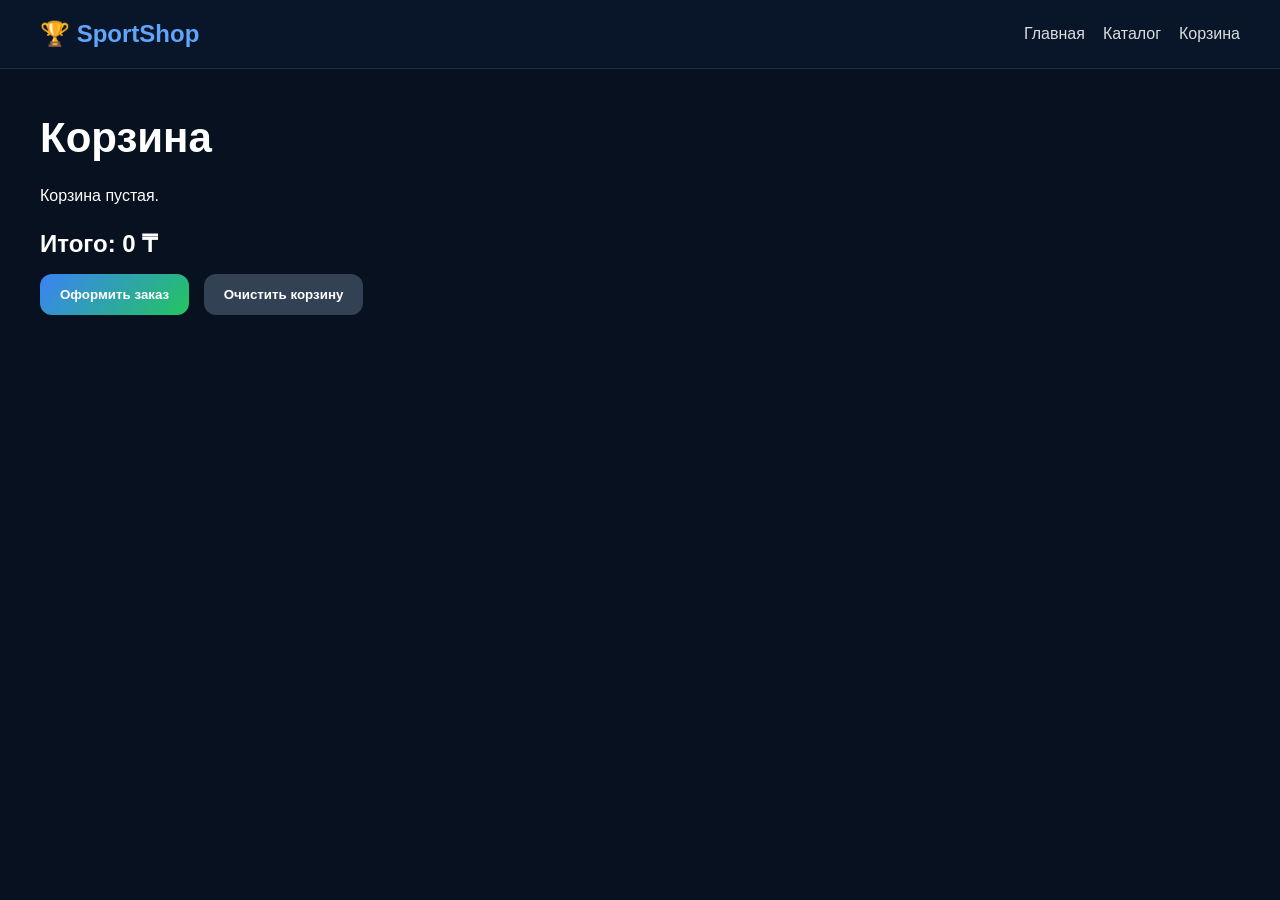
<file: Создание веб-платформы для проведения онлайн-продаж/cart.html>
<!DOCTYPE html>
<html lang="ru">
<head>
  <meta charset="UTF-8">
  <meta name="viewport" content="width=device-width, initial-scale=1.0">
  <title>Корзина — SportShop</title>
  <link rel="stylesheet" href="css/style.css">
</head>
<body>
  <header class="header">
    <div class="logo">🏆 SportShop</div>
    <nav>
      <a href="index.html">Главная</a>
      <a href="shop.html">Каталог</a>
      <a href="cart.html">Корзина</a>
    </nav>
  </header>

  <main class="page">
    <h1>Корзина</h1>
    <div id="cartItems" class="cart"></div>
    <div class="cart-footer">
      <h2 id="total">Итого: 0 ₸</h2>
      <button class="btn" onclick="checkout()">Оформить заказ</button>
      <button class="btn btn-secondary" onclick="clearCart()">Очистить корзину</button>
    </div>
  </main>

  <script src="js/app.js"></script>
</body>
</html>
</file>
<file: Разработка  веб-сервиса для аренды строительного  инструмента и оборудования/css/style.css>
:root{
  --bg:#0b1118;--surface:#111b26;--surface-2:#172331;--text:#eef6ff;--muted:#9fb0c3;--line:rgba(255,255,255,.12);
  --brand:#ffb000;--brand-2:#ff6a00;--good:#36d399;--bad:#ff6b6b;--shadow:0 22px 70px rgba(0,0,0,.36);
  --radius:24px;--focus:0 0 0 4px rgba(255,176,0,.25);--glass:rgba(17,27,38,.72);
}
[data-theme="light"]{--bg:#f5f0e6;--surface:#fffaf0;--surface-2:#fff3d4;--text:#17202a;--muted:#5f6874;--line:rgba(20,22,25,.14);--brand:#d97800;--brand-2:#e23e00;--shadow:0 22px 60px rgba(55,38,10,.18);--glass:rgba(255,250,240,.78)}
*{box-sizing:border-box}html{scroll-behavior:smooth}body{margin:0;font-family:Inter,Segoe UI,Arial,sans-serif;background:radial-gradient(circle at 15% 0%,rgba(255,176,0,.18),transparent 34%),radial-gradient(circle at 80% 20%,rgba(255,106,0,.12),transparent 33%),var(--bg);color:var(--text);min-height:100vh;overflow-x:hidden}button,input,select{font:inherit}button,a{touch-action:manipulation}a{color:inherit;text-decoration:none}:focus-visible{outline:none;box-shadow:var(--focus)}.noise{position:fixed;inset:0;pointer-events:none;opacity:.07;background-image:linear-gradient(90deg,rgba(255,255,255,.04) 1px,transparent 1px),linear-gradient(rgba(255,255,255,.04) 1px,transparent 1px);background-size:34px 34px}.loader{position:fixed;z-index:50;inset:0;display:grid;place-items:center;gap:16px;background:var(--bg);transition:.45s}.loader.hidden{opacity:0;visibility:hidden}.loader__gear{font-size:58px;animation:spin 1.2s linear infinite}@keyframes spin{to{transform:rotate(360deg)}}.site-header{position:sticky;top:0;z-index:20;display:flex;align-items:center;justify-content:space-between;gap:18px;padding:16px clamp(16px,4vw,54px);backdrop-filter:blur(18px);background:var(--glass);border-bottom:1px solid var(--line)}.brand{display:flex;align-items:center;gap:12px}.brand__mark{display:grid;place-items:center;width:44px;height:44px;border-radius:15px;background:linear-gradient(135deg,var(--brand),var(--brand-2));color:#15100a;font-weight:900;box-shadow:0 10px 30px rgba(255,176,0,.3)}.brand small{display:block;color:var(--muted);font-size:12px}.nav{display:flex;gap:6px}.nav a{padding:10px 13px;border-radius:999px;color:var(--muted);transition:.2s}.nav a:hover{background:var(--surface-2);color:var(--text);transform:translateY(-1px)}.header-actions{display:flex;align-items:center;gap:10px;flex-wrap:wrap}.btn,.icon-btn{border:1px solid var(--line);border-radius:999px;padding:12px 16px;background:var(--surface);color:var(--text);cursor:pointer;transition:transform .2s,background .2s,border .2s,box-shadow .2s}.icon-btn{width:46px;height:46px;padding:0}.btn:hover,.icon-btn:hover{transform:translateY(-2px) scale(1.02);border-color:rgba(255,176,0,.5)}.btn--primary{background:linear-gradient(135deg,var(--brand),var(--brand-2));color:#1b1208;border:0;font-weight:850}.btn--soft{background:rgba(255,176,0,.12);border-color:rgba(255,176,0,.35)}.btn--ghost{background:transparent}.btn--danger{background:rgba(255,107,107,.12);border-color:rgba(255,107,107,.25)}.section{padding:clamp(44px,7vw,90px) clamp(16px,4vw,54px)}.hero{display:grid;grid-template-columns:minmax(0,1.1fr) minmax(320px,.9fr);gap:34px;align-items:center;min-height:calc(100vh - 86px)}.eyebrow{margin:0 0 12px;color:var(--brand);text-transform:uppercase;letter-spacing:.14em;font-size:12px;font-weight:900}.hero h1,.section-head h2,.booking-card h2{margin:0;font-size:clamp(36px,6vw,78px);line-height:.95;letter-spacing:-.06em}.hero__lead,.section-head p{color:var(--muted);font-size:18px;line-height:1.7;max-width:760px}.hero__actions{display:flex;gap:14px;flex-wrap:wrap;margin:28px 0}.trust-grid{display:grid;grid-template-columns:repeat(3,minmax(0,1fr));gap:12px}.trust-grid div,.machine-card,.booking-card,.cart-card,.chart-card,.rules article{background:linear-gradient(180deg,rgba(255,255,255,.06),rgba(255,255,255,.025));border:1px solid var(--line);box-shadow:var(--shadow);border-radius:var(--radius)}.trust-grid div{padding:18px}.trust-grid strong{display:block;font-size:26px}.trust-grid span{color:var(--muted);font-size:13px}.machine-card{padding:24px;overflow:hidden}.machine-card__top{display:flex;justify-content:space-between;color:var(--muted)}.machine-card__top b{color:var(--brand);font-size:26px}.crane-scene{height:260px;position:relative;margin:24px 0;border-radius:20px;background:linear-gradient(180deg,rgba(255,176,0,.16),rgba(255,106,0,.05));overflow:hidden}.crane{position:absolute;left:18%;top:42px;width:65%;height:14px;background:var(--brand);transform:skewX(-25deg);box-shadow:0 0 30px rgba(255,176,0,.35)}.crane:before{content:"";position:absolute;left:30px;top:14px;width:12px;height:185px;background:linear-gradient(var(--brand),transparent)}.hook{position:absolute;left:55%;top:54px;width:2px;height:95px;background:var(--text);animation:sway 3s ease-in-out infinite}.hook:after{content:"J";position:absolute;top:82px;left:-7px;color:var(--brand);font-size:24px;font-weight:900}.box{position:absolute;left:48%;bottom:38px;width:86px;height:62px;border-radius:14px;background:linear-gradient(135deg,var(--brand),var(--brand-2));animation:float 3s ease-in-out infinite;box-shadow:0 18px 35px rgba(0,0,0,.25)}@keyframes sway{50%{transform:translateX(18px) rotate(3deg)}}@keyframes float{50%{transform:translateY(-10px)}}.meter{height:12px;background:var(--surface-2);border-radius:999px;overflow:hidden}.meter span{display:block;height:100%;background:linear-gradient(90deg,var(--good),var(--brand))}.toolbar{display:grid;grid-template-columns:1fr 220px 220px;gap:12px;padding-top:0}.search-wrap{display:flex;align-items:center;gap:10px;border:1px solid var(--line);background:var(--surface);border-radius:999px;padding:0 18px}.search-wrap input,select,input{width:100%;border:0;background:var(--surface);color:var(--text);border-radius:18px;padding:14px 16px}select{border:1px solid var(--line);cursor:pointer}.catalog-grid{display:grid;grid-template-columns:repeat(4,minmax(0,1fr));gap:18px}.tool-card{position:relative;min-height:360px;border:1px solid var(--line);border-radius:24px;background:var(--surface);overflow:hidden;box-shadow:var(--shadow);transition:transform .22s,border .22s,box-shadow .22s;animation:rise .55s both;cursor:grab}.tool-card:hover{transform:translateY(-7px);border-color:rgba(255,176,0,.5)}.tool-card.dragging{opacity:.55;transform:scale(.98)}.tool-card__image{height:158px;display:grid;place-items:center;background:linear-gradient(135deg,rgba(255,176,0,.2),rgba(255,106,0,.08));position:relative;overflow:hidden}.tool-icon{font-size:76px;filter:drop-shadow(0 16px 22px rgba(0,0,0,.25));transition:.25s}.tool-card:hover .tool-icon{transform:scale(1.12) rotate(-4deg)}.badge{position:absolute;top:14px;left:14px;padding:8px 10px;border-radius:999px;background:rgba(0,0,0,.38);backdrop-filter:blur(8px);font-size:12px;color:#fff}.tool-card__body{padding:18px}.tool-card h3{margin:0 0 8px;font-size:20px}.tool-card p{margin:0 0 14px;color:var(--muted);line-height:1.55}.specs{display:flex;gap:8px;flex-wrap:wrap;margin-bottom:14px}.specs span{font-size:12px;color:var(--muted);padding:7px 9px;background:var(--surface-2);border-radius:999px}.price-line{display:flex;justify-content:space-between;gap:10px;align-items:end;margin:12px 0}.price-line b{font-size:22px;color:var(--brand)}.select-btn{width:100%;margin-top:10px}.selected{border-color:var(--good);box-shadow:0 0 0 2px rgba(54,211,153,.18),var(--shadow)}mark{background:rgba(255,176,0,.32);color:inherit;border-radius:6px;padding:0 2px}.dashboard{display:grid;grid-template-columns:minmax(0,1fr) 380px;gap:18px}.booking-card,.cart-card,.chart-card{padding:24px}.form-grid{display:grid;grid-template-columns:repeat(2,minmax(0,1fr));gap:12px;margin:20px 0}.form-grid label{display:grid;gap:8px;color:var(--muted)}.totals{display:grid;gap:10px;margin:20px 0}.totals div{display:flex;justify-content:space-between;padding:13px 0;border-bottom:1px solid var(--line)}.totals .total{font-size:22px;color:var(--brand)}.cart-list{display:grid;gap:10px}.cart-item{display:flex;justify-content:space-between;gap:10px;padding:12px;border-radius:16px;background:var(--surface-2)}.status{min-height:22px;color:var(--good)}.analytics-grid{display:grid;grid-template-columns:1.1fr .9fr;gap:18px}.checklist{display:grid;gap:12px;margin:0;padding:0;list-style:none}.checklist li{padding:13px;border-radius:16px;background:var(--surface-2);display:flex;gap:10px}.rules{display:grid;grid-template-columns:repeat(3,1fr);gap:18px}.rules article{padding:24px}.rules span{display:inline-grid;place-items:center;width:42px;height:42px;border-radius:14px;background:var(--brand);color:#111;font-weight:900}.footer{display:flex;justify-content:space-between;gap:16px;padding:28px clamp(16px,4vw,54px);border-top:1px solid var(--line);color:var(--muted)}.reveal{opacity:0;transform:translateY(22px);transition:.65s}.reveal.visible{opacity:1;transform:none}@keyframes rise{from{opacity:0;transform:translateY(18px)}to{opacity:1;transform:none}}@media (prefers-reduced-motion:reduce){*,*:before,*:after{animation:none!important;transition:none!important;scroll-behavior:auto!important}}@media(max-width:1100px){.catalog-grid{grid-template-columns:repeat(3,1fr)}.hero,.dashboard,.analytics-grid{grid-template-columns:1fr}.nav{display:none}.hero{min-height:auto}.cart-card{order:-1}}@media(max-width:760px){.site-header{align-items:flex-start;flex-direction:column}.header-actions{width:100%}.header-actions .btn{flex:1}.toolbar{grid-template-columns:1fr}.catalog-grid,.rules,.trust-grid,.form-grid{grid-template-columns:1fr}.hero h1{font-size:44px}.section{padding-left:14px;padding-right:14px}.footer{flex-direction:column}.machine-card__top{flex-direction:column;gap:8px}}
</file>
<file: Разработка приложение для проведения тестирования/css/base.css>
:root{
  --bg:#070b14; --bg-2:#10182a; --card:rgba(18,27,48,.72); --card-solid:#121b30;
  --text:#f4f7fb; --muted:#a9b6cc; --line:rgba(255,255,255,.12); --shadow:0 24px 80px rgba(0,0,0,.34);
  --accent:#6ee7ff; --accent-2:#8b5cf6; --good:#38d996; --warn:#ffc857; --danger:#ff5470;
  --radius:24px; --radius-sm:16px; --focus:0 0 0 4px rgba(110,231,255,.22);
  font-family: Inter, ui-sans-serif, system-ui, -apple-system, BlinkMacSystemFont, "Segoe UI", sans-serif;
}
[data-theme="light"]{
  --bg:#f3f7ff; --bg-2:#e8effd; --card:rgba(255,255,255,.84); --card-solid:#ffffff;
  --text:#111827; --muted:#536176; --line:rgba(22,32,51,.14); --shadow:0 22px 60px rgba(59,86,140,.18);
  --accent:#006d8f; --accent-2:#6d28d9; --good:#047857; --warn:#9a6700; --danger:#c0264a;
}
*{box-sizing:border-box} html{scroll-behavior:smooth} body{margin:0;min-height:100vh;background:radial-gradient(circle at top left, color-mix(in srgb,var(--accent) 22%, transparent), transparent 30%), radial-gradient(circle at 85% 5%, color-mix(in srgb,var(--accent-2) 24%, transparent), transparent 32%), linear-gradient(135deg,var(--bg),var(--bg-2));color:var(--text);overflow-x:hidden}
body::before{content:"";position:fixed;inset:0;pointer-events:none;background-image:linear-gradient(rgba(255,255,255,.04) 1px,transparent 1px),linear-gradient(90deg,rgba(255,255,255,.035) 1px,transparent 1px);background-size:42px 42px;mask-image:linear-gradient(to bottom,black,transparent 82%);z-index:-1}
button,input,select{font:inherit;color:inherit} button{cursor:pointer} a{color:inherit;text-decoration:none} img{max-width:100%;display:block}
:focus-visible{outline:none;box-shadow:var(--focus)}
::-webkit-scrollbar{width:12px;height:12px} ::-webkit-scrollbar-track{background:var(--bg-2)} ::-webkit-scrollbar-thumb{background:linear-gradient(var(--accent),var(--accent-2));border-radius:999px;border:3px solid var(--bg-2)}
.app-shell{width:min(1180px,calc(100% - 32px));margin:0 auto}.reveal{opacity:0;transform:translateY(18px);animation:rise .7s ease forwards}.reveal:nth-child(2){animation-delay:.1s}@keyframes rise{to{opacity:1;transform:none}} .eyebrow{text-transform:uppercase;letter-spacing:.18em;color:var(--accent);font-weight:800;font-size:.76rem;margin:0 0 10px}.lead{color:var(--muted);font-size:1.08rem;line-height:1.7} h1,h2,h3,p{margin-top:0} h1{font-size:clamp(2.2rem,5vw,5rem);line-height:.94;letter-spacing:-.07em;margin-bottom:20px} h2{font-size:clamp(1.6rem,3vw,2.6rem);letter-spacing:-.04em;margin-bottom:12px} h3{letter-spacing:-.02em}
</file>
<file: Разработка приложение для проведения тестирования/css/components.css>
.topbar{position:sticky;top:14px;z-index:20;display:flex;align-items:center;justify-content:space-between;gap:18px;margin:14px 0 46px;padding:12px 14px;border:1px solid var(--line);background:color-mix(in srgb,var(--card) 88%, transparent);backdrop-filter:blur(18px);border-radius:999px;box-shadow:var(--shadow)}.brand{display:flex;align-items:center;gap:12px}.brand strong{display:block}.brand small{display:block;color:var(--muted);font-size:.72rem}.brand-icon{width:44px;height:44px;display:grid;place-items:center;border-radius:50%;background:linear-gradient(135deg,var(--accent),var(--accent-2));box-shadow:0 0 24px color-mix(in srgb,var(--accent) 45%, transparent)}.brand-icon svg{width:26px;fill:none;stroke:white;stroke-width:3;stroke-linejoin:round;stroke-linecap:round;transition:.25s}.brand:hover svg{transform:rotate(-6deg) scale(1.08)}.nav{display:flex;gap:8px}.nav a,.icon-btn,.ghost,.primary{border:0;border-radius:999px;transition:transform .2s ease,background .2s ease,color .2s ease,box-shadow .2s ease}.nav a{padding:10px 13px;color:var(--muted)}.nav a:hover{color:var(--text);background:rgba(255,255,255,.08);transform:translateY(-1px)}.top-actions{display:flex;align-items:center;gap:8px}.icon-btn{width:42px;height:42px;background:rgba(255,255,255,.08);border:1px solid var(--line)}.icon-btn:hover{transform:scale(1.07);color:var(--accent)}.primary{padding:12px 18px;background:linear-gradient(135deg,var(--accent),var(--accent-2));color:white;font-weight:800;box-shadow:0 14px 36px color-mix(in srgb,var(--accent-2) 30%, transparent)}.primary:hover{transform:translateY(-2px) scale(1.02)}.small{padding:10px 14px}.ghost{padding:12px 17px;background:rgba(255,255,255,.07);border:1px solid var(--line);color:var(--text)}.ghost:hover{background:color-mix(in srgb,var(--accent) 13%, transparent);transform:translateY(-2px)}.danger:hover{background:color-mix(in srgb,var(--danger) 18%, transparent);color:var(--danger)}
.hero{display:grid;grid-template-columns:1.05fr .95fr;gap:34px;align-items:center;margin-bottom:54px}.hero-actions,.metrics{display:flex;gap:12px;flex-wrap:wrap}.metrics{margin-top:24px}.metrics article,.exam-card,.toolbar,.card,.builder,.settings-card,.chart-card{border:1px solid var(--line);background:var(--card);backdrop-filter:blur(16px);box-shadow:var(--shadow);border-radius:var(--radius)}.metrics article{padding:16px 20px;min-width:132px}.metrics strong{display:block;font-size:1.8rem}.metrics span{color:var(--muted)}.hero-panel{position:relative;min-height:520px;display:grid;place-items:center}.exam-card{width:min(460px,100%);padding:22px;position:relative;z-index:2}.exam-head,.exam-footer{display:flex;align-items:center;justify-content:space-between;gap:12px}.status-dot{width:10px;height:10px;border-radius:50%;background:var(--good);box-shadow:0 0 18px var(--good)}.progress-wrap{height:10px;background:rgba(255,255,255,.09);border-radius:99px;overflow:hidden;margin:18px 0}.progress-wrap span{display:block;width:20%;height:100%;background:linear-gradient(90deg,var(--accent),var(--good));transition:width .35s ease}.answers{display:grid;gap:12px;margin:20px 0}.answer{display:flex;gap:10px;align-items:center;padding:14px;border:1px solid var(--line);border-radius:16px;background:rgba(255,255,255,.06);transition:.22s}.answer:hover{transform:translateX(4px);border-color:color-mix(in srgb,var(--accent) 60%, var(--line))}.answer[aria-checked="true"]{background:color-mix(in srgb,var(--accent) 17%, transparent);border-color:var(--accent)}.orbit{position:absolute;border-radius:50%;border:1px solid color-mix(in srgb,var(--accent) 40%, transparent);filter:blur(.2px);animation:spin 18s linear infinite}.orbit-a{width:400px;height:400px}.orbit-b{width:520px;height:520px;animation-duration:26s;animation-direction:reverse}@keyframes spin{to{transform:rotate(360deg)}}
.toolbar{display:grid;grid-template-columns:1fr minmax(280px,430px) 190px;gap:16px;align-items:end;padding:18px;margin-bottom:18px}.searchbox{display:flex;align-items:center;gap:10px;background:rgba(255,255,255,.08);border:1px solid var(--line);border-radius:18px;padding:0 14px}.searchbox input,select{width:100%;height:48px;background:transparent;border:0;outline:0}select{background:var(--card-solid);border:1px solid var(--line);border-radius:18px;padding:0 14px}.grid{display:grid;grid-template-columns:repeat(4,1fr);gap:18px;margin-bottom:54px}.card{position:relative;overflow:hidden;min-height:350px;display:flex;flex-direction:column;transition:transform .25s ease,box-shadow .25s ease,border-color .25s}.card:hover{transform:translateY(-6px);border-color:color-mix(in srgb,var(--accent) 55%, var(--line));box-shadow:0 28px 90px color-mix(in srgb,var(--accent) 16%, transparent)}.card.dragging{opacity:.65;transform:scale(.98)}.thumb{height:150px;background:linear-gradient(120deg,rgba(255,255,255,.06),rgba(255,255,255,.16),rgba(255,255,255,.06));background-size:220% 100%;animation:shimmer 1.4s infinite;display:grid;place-items:center}.thumb.loaded{animation:none}.thumb svg{width:74px;height:74px;filter:drop-shadow(0 12px 22px rgba(0,0,0,.25));transition:.25s}.card:hover .thumb svg{transform:scale(1.09) rotate(-3deg)}@keyframes shimmer{to{background-position:-220% 0}}.card-body{padding:18px;display:flex;flex-direction:column;gap:10px;flex:1}.badge{width:max-content;padding:6px 10px;border-radius:999px;background:color-mix(in srgb,var(--accent) 16%, transparent);color:var(--accent);font-weight:800;font-size:.75rem}.card p{color:var(--muted);line-height:1.55}.card-actions{margin-top:auto;display:flex;gap:8px}.card-actions button{flex:1}.highlight{background:color-mix(in srgb,var(--warn) 65%, transparent);color:#111827;border-radius:5px;padding:0 2px}.empty{grid-column:1/-1;text-align:center;padding:36px;border:1px dashed var(--line);border-radius:var(--radius);color:var(--muted)}
.workspace{display:grid;grid-template-columns:1.1fr .9fr;gap:20px;margin-bottom:54px}.builder,.settings-card,.analytics{padding:22px}.builder-list{display:grid;gap:12px;margin-top:18px}.builder-item{display:flex;align-items:center;justify-content:space-between;gap:12px;padding:14px;border:1px solid var(--line);border-radius:18px;background:rgba(255,255,255,.06);transition:.2s}.builder-item:hover{transform:translateX(4px);border-color:var(--accent)}.handle{cursor:grab;color:var(--accent);font-weight:900}.settings-card label{display:grid;grid-template-columns:1fr auto;gap:10px;align-items:center;margin:18px 0;color:var(--muted)}input[type=range]{accent-color:var(--accent)}.switch{grid-template-columns:auto 1fr!important;cursor:pointer}.switch input{position:absolute;opacity:0}.switch span{width:48px;height:28px;border-radius:999px;background:rgba(255,255,255,.14);position:relative;transition:.2s}.switch span::after{content:"";position:absolute;top:4px;left:4px;width:20px;height:20px;border-radius:50%;background:white;transition:.2s}.switch input:checked+span{background:linear-gradient(90deg,var(--accent),var(--accent-2))}.switch input:checked+span::after{transform:translateX(20px)}.analytics{border:1px solid var(--line);background:var(--card);border-radius:var(--radius);margin-bottom:60px}.charts{display:grid;grid-template-columns:repeat(3,1fr);gap:18px}.chart-card{padding:18px;min-height:220px}.ring{--size:130px;width:var(--size);height:var(--size);margin:20px auto;border-radius:50%;display:grid;place-items:center;background:conic-gradient(var(--accent) calc(var(--value)*1%), rgba(255,255,255,.1) 0)}.ring span{width:96px;height:96px;border-radius:50%;background:var(--card-solid);display:grid;place-items:center;font-size:1.6rem;font-weight:900}.bars{height:150px;display:flex;align-items:end;gap:12px}.bars i{flex:1;border-radius:14px 14px 4px 4px;background:linear-gradient(var(--accent),var(--accent-2));animation:grow .8s ease both}@keyframes grow{from{height:0}}.checklist{padding:0;margin:16px 0 0;list-style:none;color:var(--muted);line-height:2}.toast{position:fixed;right:20px;bottom:20px;z-index:50;padding:14px 18px;border-radius:18px;background:var(--card-solid);border:1px solid var(--line);box-shadow:var(--shadow);opacity:0;transform:translateY(14px);transition:.25s}.toast.show{opacity:1;transform:none}.loader{position:fixed;inset:auto 20px 20px auto;display:none;align-items:center;gap:10px;padding:12px 16px;border-radius:999px;background:var(--card-solid);box-shadow:var(--shadow);z-index:60}.loader.active{display:flex}.loader span{width:18px;height:18px;border-radius:50%;border:3px solid rgba(255,255,255,.2);border-top-color:var(--accent);animation:spin .8s linear infinite}
</file>
<file: Разработка приложение для проведения тестирования/css/responsive.css>
@media (max-width:980px){.topbar{border-radius:26px;align-items:flex-start}.nav{display:none}.hero,.workspace{grid-template-columns:1fr}.hero-panel{min-height:430px}.toolbar{grid-template-columns:1fr}.grid{grid-template-columns:repeat(2,1fr)}.charts{grid-template-columns:1fr}}@media (max-width:620px){.app-shell{width:min(100% - 20px,1180px)}.topbar{top:8px;margin-top:8px}.brand small{display:none}.top-actions{gap:6px}.small{display:none}.hero-actions{display:grid}.hero-actions button{width:100%}.metrics article{flex:1;min-width:120px}.grid{grid-template-columns:1fr}.card{min-height:auto}.exam-footer{display:grid;grid-template-columns:1fr 1fr}.orbit-b{display:none}.toolbar{padding:14px}.settings-card label{grid-template-columns:1fr!important}.charts{gap:12px}}@media (prefers-reduced-motion:reduce){*,*::before,*::after{animation-duration:.01ms!important;animation-iteration-count:1!important;scroll-behavior:auto!important;transition-duration:.01ms!important}}
</file>
<file: Разработка сайта-конфигуратора для сборки системных блоков ПК онлайн/css/tokens.css>
:root{
  color-scheme: dark;
  --bg:#070a12; --bg2:#0c1220; --card:rgba(14,20,34,.78); --card2:rgba(17,26,44,.9);
  --text:#f4f7fb; --muted:#aeb9ca; --line:rgba(255,255,255,.12); --soft-line:rgba(255,255,255,.08);
  --accent:#00e5ff; --accent2:#8b5cf6; --hot:#ff8a00; --ok:#22c55e; --warn:#f59e0b; --bad:#ef4444;
  --shadow:0 24px 80px rgba(0,0,0,.45); --shadow-soft:0 16px 40px rgba(0,0,0,.28);
  --radius:24px; --radius-sm:16px; --focus:0 0 0 4px rgba(0,229,255,.25);
  --font:Inter, ui-sans-serif, system-ui, -apple-system, BlinkMacSystemFont, "Segoe UI", Arial, sans-serif;
}
html[data-theme="light"]{
  color-scheme: light;
  --bg:#f4f7fb; --bg2:#e9eef8; --card:rgba(255,255,255,.84); --card2:rgba(255,255,255,.95);
  --text:#111827; --muted:#536174; --line:rgba(17,24,39,.14); --soft-line:rgba(17,24,39,.08);
  --accent:#0066ff; --accent2:#7c3aed; --hot:#f97316; --shadow:0 24px 80px rgba(30,64,175,.14); --shadow-soft:0 12px 32px rgba(30,64,175,.1);
}
*{box-sizing:border-box} html{scroll-behavior:smooth} body{margin:0;font-family:var(--font);background:radial-gradient(circle at 15% 10%, color-mix(in srgb,var(--accent) 18%, transparent), transparent 28%),radial-gradient(circle at 85% 20%, color-mix(in srgb,var(--accent2) 20%, transparent), transparent 28%),linear-gradient(135deg,var(--bg),var(--bg2));color:var(--text);min-height:100vh;overflow-x:hidden}body::-webkit-scrollbar{width:12px}body::-webkit-scrollbar-thumb{background:linear-gradient(var(--accent),var(--accent2));border-radius:99px;border:3px solid var(--bg)}body::-webkit-scrollbar-track{background:var(--bg)}
a{color:inherit;text-decoration:none}button,input,select{font:inherit}button{cursor:pointer}button:disabled{cursor:not-allowed;opacity:.55}img{display:block;max-width:100%}:focus-visible{outline:none;box-shadow:var(--focus)}.shell{width:min(1180px,calc(100% - 32px));margin-inline:auto}.skip-link{position:fixed;top:12px;left:12px;z-index:99;padding:10px 14px;border-radius:12px;background:var(--text);color:var(--bg);transform:translateY(-160%);transition:.2s}.skip-link:focus{transform:translateY(0)}.fx-grid{position:fixed;inset:0;pointer-events:none;opacity:.22;background-image:linear-gradient(var(--soft-line) 1px,transparent 1px),linear-gradient(90deg,var(--soft-line) 1px,transparent 1px);background-size:44px 44px;mask-image:linear-gradient(to bottom,black,transparent 75%)}.fx-orb{position:fixed;width:360px;height:360px;border-radius:50%;filter:blur(70px);opacity:.28;pointer-events:none}.fx-orb-a{top:10%;left:-160px;background:var(--accent)}.fx-orb-b{bottom:5%;right:-150px;background:var(--accent2)}.reveal{opacity:0;transform:translateY(18px);animation:reveal .7s ease forwards;animation-delay:calc(var(--d,0)*60ms)}@keyframes reveal{to{opacity:1;transform:none}}@media (prefers-reduced-motion:reduce){*,*::before,*::after{animation:none!important;transition:none!important;scroll-behavior:auto!important}}
</file>
<file: Разработка сайта-конфигуратора для сборки системных блоков ПК онлайн/css/layout.css>
.topbar{position:sticky;top:0;z-index:40;backdrop-filter:blur(18px);background:color-mix(in srgb,var(--bg) 78%,transparent);border-bottom:1px solid var(--soft-line)}.nav{display:flex;align-items:center;justify-content:space-between;gap:18px;padding:14px 0}.brand{display:flex;align-items:center;gap:12px;min-width:max-content}.brand-mark{width:44px;height:44px;display:grid;place-items:center;border-radius:16px;background:linear-gradient(135deg,var(--accent),var(--accent2));box-shadow:0 0 32px color-mix(in srgb,var(--accent) 32%,transparent)}.brand svg{width:27px;height:27px;fill:white}.brand b{display:block;font-size:1.02rem}.brand small{display:block;color:var(--muted);font-size:.76rem}.nav-links{display:flex;align-items:center;gap:6px}.nav-links a{color:var(--muted);padding:10px 12px;border-radius:14px;transition:.2s}.nav-links a:hover{color:var(--text);background:var(--soft-line);transform:translateY(-1px)}.nav-actions{display:flex;align-items:center;gap:10px}.hero{display:grid;grid-template-columns:1.05fr .95fr;gap:48px;align-items:center;padding:72px 0 36px}.eyebrow{margin:0 0 10px;color:var(--accent);font-weight:800;letter-spacing:.08em;text-transform:uppercase;font-size:.76rem}.eyebrow span{display:inline-block;width:8px;height:8px;border-radius:99px;background:var(--ok);box-shadow:0 0 16px var(--ok)}.hero h1{font-size:clamp(2.25rem,6vw,5.5rem);line-height:.94;margin:0;letter-spacing:-.07em}.hero-text{font-size:1.13rem;color:var(--muted);max-width:690px;line-height:1.7;margin:24px 0}.hero-actions,.hero-micro{display:flex;gap:12px;flex-wrap:wrap;align-items:center}.hero-micro{margin-top:22px}.hero-micro span{padding:10px 14px;border:1px solid var(--line);border-radius:99px;background:var(--card)}.hero-micro b{color:var(--accent);margin-right:5px}.hero-visual{position:relative;min-height:460px;display:grid;place-items:center}.pc-shell{position:relative;width:min(360px,80vw);height:440px;border:1px solid var(--line);border-radius:34px;background:linear-gradient(145deg,rgba(255,255,255,.1),rgba(255,255,255,.02));box-shadow:var(--shadow),inset 0 0 80px rgba(0,229,255,.08);overflow:hidden}.pc-glass{position:absolute;inset:22px;border-radius:26px;border:1px solid var(--line);background:linear-gradient(115deg,rgba(255,255,255,.13),rgba(255,255,255,.03));}.fan{position:absolute;width:82px;height:82px;border-radius:50%;border:2px solid var(--line);background:conic-gradient(from 0deg,var(--accent),transparent,var(--accent2),transparent,var(--accent));animation:spin 5s linear infinite}.fan::after{content:"";position:absolute;inset:18px;border-radius:50%;background:var(--bg)}.fan-1{right:46px;top:56px}.fan-2{right:46px;top:154px}.motherboard{position:absolute;left:48px;top:62px;width:124px;height:230px;border-radius:18px;background:linear-gradient(135deg,#162032,#0c1220);border:1px solid var(--line)}.gpu{position:absolute;left:64px;bottom:92px;width:220px;height:58px;border-radius:16px;background:linear-gradient(90deg,var(--accent2),#172033);box-shadow:0 0 26px color-mix(in srgb,var(--accent2) 35%,transparent)}.ram{position:absolute;left:190px;width:18px;height:142px;border-radius:9px;background:linear-gradient(var(--accent),var(--accent2));top:70px}.ram-2{left:218px}.rgb{position:absolute;left:0;right:0;bottom:0;height:5px;background:linear-gradient(90deg,var(--accent),var(--accent2),var(--hot),var(--accent));animation:rgb 4s linear infinite;background-size:220%}.live-chip{position:absolute;padding:13px 15px;border-radius:18px;background:var(--card2);border:1px solid var(--line);box-shadow:var(--shadow-soft);backdrop-filter:blur(18px)}.live-chip span{display:block;color:var(--muted);font-size:.76rem}.live-chip b{font-size:1.2rem}.chip-a{left:4%;top:18%}.chip-b{right:1%;bottom:16%}@keyframes spin{to{transform:rotate(360deg)}}@keyframes rgb{to{background-position:220% 0}}.toolbox{display:grid;grid-template-columns:minmax(240px,1fr) 310px 190px auto;gap:14px;align-items:center;margin:28px auto}.stats{display:grid;grid-template-columns:repeat(4,1fr);gap:16px;margin:22px auto 34px}.workspace{display:grid;grid-template-columns:340px 1fr;gap:22px;align-items:start;padding-bottom:70px}.catalog{min-width:0}.section-heading{margin-bottom:18px}.section-heading h2{font-size:clamp(1.6rem,3vw,2.5rem);letter-spacing:-.04em;margin:0 0 8px}.section-heading p:not(.eyebrow){color:var(--muted);line-height:1.65;margin:0}.parts-grid{display:grid;grid-template-columns:repeat(3,minmax(0,1fr));gap:16px}.loading{display:none;margin:12px 0 18px;padding:12px 14px;border-radius:16px;border:1px solid var(--line);background:var(--card);color:var(--muted)}.loading.is-visible{display:flex;gap:10px;align-items:center}.loading span{width:18px;height:18px;border-radius:50%;border:2px solid var(--line);border-top-color:var(--accent);animation:spin .8s linear infinite}
</file>
<file: Разработка сайта-конфигуратора для сборки системных блоков ПК онлайн/css/components.css>
.button,.icon-button{border:0;border-radius:16px;min-height:44px;display:inline-flex;align-items:center;justify-content:center;gap:8px;transition:transform .2s ease,background .2s ease,border-color .2s ease,box-shadow .2s ease}.button{padding:0 18px;font-weight:800}.button:hover,.icon-button:hover{transform:translateY(-2px)}.button.primary{background:linear-gradient(135deg,var(--accent),var(--accent2));color:#fff;box-shadow:0 14px 32px color-mix(in srgb,var(--accent) 22%,transparent)}.button.primary:hover{box-shadow:0 18px 44px color-mix(in srgb,var(--accent) 34%,transparent)}.button.soft,.button.ghost{background:var(--card);border:1px solid var(--line);color:var(--text)}.button.ghost:hover,.button.soft:hover{background:var(--soft-line);border-color:color-mix(in srgb,var(--accent) 38%,var(--line))}.icon-button{width:44px;background:var(--card);border:1px solid var(--line);color:var(--text)}.icon-button svg{width:20px;height:20px;fill:currentColor;transition:.2s}.icon-button:hover svg{transform:scale(1.12) rotate(8deg);color:var(--accent)}.search-control,.range-control,.select-control{min-height:58px;border:1px solid var(--line);background:var(--card);border-radius:20px;box-shadow:var(--shadow-soft);backdrop-filter:blur(18px)}.search-control{display:flex;align-items:center;gap:10px;padding:0 15px}.search-control svg{width:22px;height:22px;fill:var(--accent);flex:0 0 auto}.search-control input{width:100%;background:transparent;border:0;color:var(--text);outline:none}.search-control input::placeholder{color:color-mix(in srgb,var(--muted) 72%,transparent)}.range-control{display:grid;grid-template-columns:1fr auto;gap:4px;padding:10px 14px}.range-control span{color:var(--muted);font-size:.82rem}.range-control output{font-weight:900}.range-control input{grid-column:1/-1;width:100%;accent-color:var(--accent)}.select-control{color:var(--text);padding:0 14px;outline:none}.stat-card,.side-panel,.part-card{border:1px solid var(--line);background:var(--card);box-shadow:var(--shadow-soft);backdrop-filter:blur(18px)}.stat-card{border-radius:22px;padding:18px;position:relative;overflow:hidden}.stat-card::before{content:"";position:absolute;inset:auto -30px -55px auto;width:140px;height:140px;border-radius:50%;background:color-mix(in srgb,var(--accent) 16%,transparent);filter:blur(20px)}.stat-icon{width:42px;height:42px;border-radius:15px;display:grid;place-items:center;background:linear-gradient(135deg,color-mix(in srgb,var(--accent) 22%,transparent),color-mix(in srgb,var(--accent2) 16%,transparent));font-weight:900}.stat-card p{margin:13px 0 4px;color:var(--muted)}.stat-card strong{font-size:1.55rem}.stat-card small{display:block;color:var(--muted);margin-top:6px;line-height:1.45}.side-panel{position:sticky;top:88px;border-radius:var(--radius);padding:18px;max-height:calc(100vh - 110px);overflow:auto}.side-panel::-webkit-scrollbar{width:8px}.side-panel::-webkit-scrollbar-thumb{background:var(--line);border-radius:99px}.panel-title{display:flex;align-items:start;justify-content:space-between;gap:14px;margin-bottom:14px}.panel-title h2{margin:0;font-size:1.35rem}.panel-title>span{padding:7px 10px;border-radius:999px;background:var(--soft-line);color:var(--accent);font-weight:900}.chosen-list{list-style:none;margin:0;padding:0;display:grid;gap:10px}.chosen-list li{display:flex;justify-content:space-between;gap:12px;padding:11px;border-radius:16px;background:var(--soft-line);border:1px solid var(--soft-line)}.chosen-list b{display:block}.chosen-list span{color:var(--muted);font-size:.84rem}.compat-panel{margin-top:16px;border-radius:20px;padding:15px;border:1px solid var(--line);background:linear-gradient(135deg,color-mix(in srgb,var(--accent) 8%,transparent),transparent)}.compat-head{display:flex;align-items:center;justify-content:space-between;gap:10px}.compat-head h3{margin:0}.compat-head span{font-size:.75rem;font-weight:900;padding:6px 9px;border-radius:999px;background:var(--soft-line);color:var(--warn);text-transform:uppercase}.compat-panel p{color:var(--muted);line-height:1.55}.meter{height:10px;background:var(--soft-line);border-radius:999px;overflow:hidden}.meter i{display:block;height:100%;width:0%;background:linear-gradient(90deg,var(--bad),var(--warn),var(--ok));border-radius:inherit;transition:width .45s ease}.part-card{border-radius:var(--radius);overflow:hidden;min-height:430px;display:flex;flex-direction:column;transition:transform .2s ease,border-color .2s ease,box-shadow .2s ease;animation:cardIn .5s ease both;animation-delay:calc(var(--i,0)*55ms)}.part-card:hover{transform:translateY(-6px);border-color:color-mix(in srgb,var(--accent) 38%,var(--line));box-shadow:var(--shadow)}.part-card.dragging{opacity:.55;transform:scale(.985)}.part-card.keyboard-focus{border-color:var(--accent)}@keyframes cardIn{from{opacity:0;transform:translateY(18px) scale(.98)}to{opacity:1;transform:none}}.part-media{height:174px;position:relative;overflow:hidden;background:linear-gradient(90deg,var(--soft-line),color-mix(in srgb,var(--accent) 10%,transparent),var(--soft-line));background-size:220% 100%;animation:skeleton 1.3s ease infinite}.part-media img{width:100%;height:100%;object-fit:cover;filter:saturate(1.05) contrast(1.04);opacity:0;transition:opacity .35s ease,transform .45s ease}.part-media.loaded{animation:none}.part-media.loaded img{opacity:1}.part-card:hover .part-media img{transform:scale(1.06)}@keyframes skeleton{to{background-position:-220% 0}}.part-body{padding:15px;display:flex;flex-direction:column;gap:12px;flex:1}.part-top{display:flex;align-items:center;justify-content:space-between;gap:10px}.badge{font-weight:900;color:var(--accent);font-size:.77rem;text-transform:uppercase;letter-spacing:.07em}.part-body h3{margin:0;font-size:1.08rem}.part-body p{margin:0;color:var(--muted);line-height:1.5;font-size:.94rem}.specs{display:grid;grid-template-columns:repeat(2,1fr);gap:8px;margin:0}.specs div{padding:9px;border-radius:14px;background:var(--soft-line)}.specs dt{font-size:.72rem;color:var(--muted)}.specs dd{margin:2px 0 0;font-weight:800}.part-footer{margin-top:auto;display:flex;align-items:center;justify-content:space-between;gap:10px}.price{font-size:1.05rem}.watts{color:var(--muted)}.select-btn{width:42px;height:42px}.select-btn.is-selected{background:linear-gradient(135deg,var(--ok),var(--accent));color:white}.highlight{background:color-mix(in srgb,var(--hot) 35%,transparent);color:var(--text);border-radius:5px;padding:0 2px}.toast{position:fixed;right:18px;bottom:18px;z-index:80;max-width:min(380px,calc(100% - 36px));padding:13px 15px;border-radius:18px;background:var(--card2);border:1px solid var(--line);box-shadow:var(--shadow);opacity:0;transform:translateY(14px);pointer-events:none;transition:.25s}.toast.show{opacity:1;transform:none}
</file>
<file: Разработка сайта-конфигуратора для сборки системных блоков ПК онлайн/css/responsive.css>
@media (max-width:1050px){.hero{grid-template-columns:1fr}.hero-visual{min-height:390px}.toolbox{grid-template-columns:1fr 1fr}.stats{grid-template-columns:repeat(2,1fr)}.workspace{grid-template-columns:1fr}.side-panel{position:relative;top:auto;max-height:none}.parts-grid{grid-template-columns:repeat(2,minmax(0,1fr))}.nav-links{display:none}}@media (max-width:680px){.shell{width:min(100% - 20px,1180px)}.nav{align-items:flex-start}.brand small{display:none}.nav-actions{gap:6px}.button.ghost{padding:0 12px;font-size:.86rem}.hero{padding-top:40px;gap:20px}.hero h1{font-size:clamp(2.05rem,15vw,3.4rem)}.hero-text{font-size:1rem}.hero-visual{min-height:330px}.pc-shell{height:330px}.fan{width:58px;height:58px}.motherboard{height:165px;width:92px}.gpu{width:178px;bottom:72px}.ram{height:105px}.toolbox{grid-template-columns:1fr}.stats{grid-template-columns:1fr}.parts-grid{grid-template-columns:1fr}.part-card{min-height:auto}.live-chip{display:none}.specs{grid-template-columns:1fr 1fr}.topbar{position:relative}}@media (max-width:420px){.nav{flex-wrap:wrap}.nav-actions{width:100%;justify-content:space-between}.hero-actions .button{width:100%}.hero-micro span{width:100%}.specs{grid-template-columns:1fr}}
</file>
<file: Создание веб-платформы для проведения онлайн-продаж/css/style.css>
* {
  box-sizing: border-box;
  margin: 0;
  padding: 0;
  font-family: Arial, Helvetica, sans-serif;
}

body {
  background: #07111f;
  color: white;
  min-height: 100vh;
}

.header {
  padding: 20px 40px;
  background: rgba(10, 22, 42, 0.95);
  display: flex;
  align-items: center;
  justify-content: space-between;
  border-bottom: 1px solid rgba(255,255,255,0.1);
  position: sticky;
  top: 0;
  z-index: 10;
}

.logo {
  font-size: 24px;
  font-weight: bold;
  color: #60a5fa;
}

nav {
  display: flex;
  gap: 18px;
}

nav a {
  color: white;
  text-decoration: none;
  opacity: 0.85;
}

nav a:hover {
  color: #60a5fa;
}

.hero {
  min-height: 80vh;
  padding: 50px;
  display: flex;
  align-items: center;
  background:
    radial-gradient(circle at 20% 20%, rgba(59,130,246,0.35), transparent 25%),
    radial-gradient(circle at 80% 40%, rgba(34,197,94,0.22), transparent 25%),
    linear-gradient(135deg, #07111f, #111c36);
}

.hero h1 {
  font-size: clamp(42px, 6vw, 78px);
  max-width: 850px;
  margin-bottom: 20px;
}

.hero p {
  font-size: 20px;
  color: #cbd5e1;
  max-width: 650px;
  line-height: 1.6;
  margin-bottom: 28px;
}

.btn {
  padding: 13px 20px;
  border: none;
  border-radius: 12px;
  background: linear-gradient(135deg, #3b82f6, #22c55e);
  color: white;
  font-weight: bold;
  text-decoration: none;
  cursor: pointer;
  display: inline-block;
}

.btn-secondary {
  background: #334155;
  margin-left: 10px;
}

.features {
  padding: 50px 40px;
  display: grid;
  grid-template-columns: repeat(3, 1fr);
  gap: 22px;
}

.feature,
.card,
.cart-item {
  background: rgba(255,255,255,0.07);
  border: 1px solid rgba(255,255,255,0.1);
  border-radius: 22px;
  padding: 24px;
  box-shadow: 0 20px 45px rgba(0,0,0,0.25);
}

.feature h3 {
  margin-bottom: 10px;
  color: #93c5fd;
}

.feature p {
  color: #cbd5e1;
  line-height: 1.6;
}

.page {
  padding: 45px 40px;
}

.page h1 {
  font-size: 42px;
  margin-bottom: 25px;
}

.controls {
  display: flex;
  gap: 15px;
  margin-bottom: 28px;
  flex-wrap: wrap;
}

.controls input,
.controls select {
  padding: 14px 16px;
  border-radius: 12px;
  border: 1px solid rgba(255,255,255,0.15);
  background: #0f172a;
  color: white;
  min-width: 240px;
}

.products {
  display: grid;
  grid-template-columns: repeat(4, 1fr);
  gap: 22px;
}

.card {
  transition: 0.25s;
}

.card:hover {
  transform: translateY(-6px);
  border-color: rgba(96,165,250,0.55);
}

.card img {
  width: 100%;
  height: 170px;
  object-fit: cover;
  border-radius: 16px;
  margin-bottom: 16px;
  background: #1e293b;
}

.card h3 {
  margin-bottom: 8px;
}

.card p {
  color: #cbd5e1;
  margin-bottom: 12px;
}

.price {
  font-size: 22px;
  color: #86efac;
  font-weight: bold;
  margin-bottom: 14px;
}

.cart {
  display: grid;
  gap: 16px;
}

.cart-item {
  display: flex;
  justify-content: space-between;
  align-items: center;
  gap: 12px;
}

.cart-footer {
  margin-top: 25px;
}

.cart-footer h2 {
  margin-bottom: 16px;
}

@media (max-width: 1000px) {
  .products {
    grid-template-columns: repeat(2, 1fr);
  }

  .features {
    grid-template-columns: 1fr;
  }
}

@media (max-width: 600px) {
  .header {
    flex-direction: column;
    gap: 14px;
  }

  .products {
    grid-template-columns: 1fr;
  }

  .page,
  .hero,
  .features {
    padding-left: 20px;
    padding-right: 20px;
  }

  .cart-item {
    flex-direction: column;
    align-items: flex-start;
  }
}
</file>
